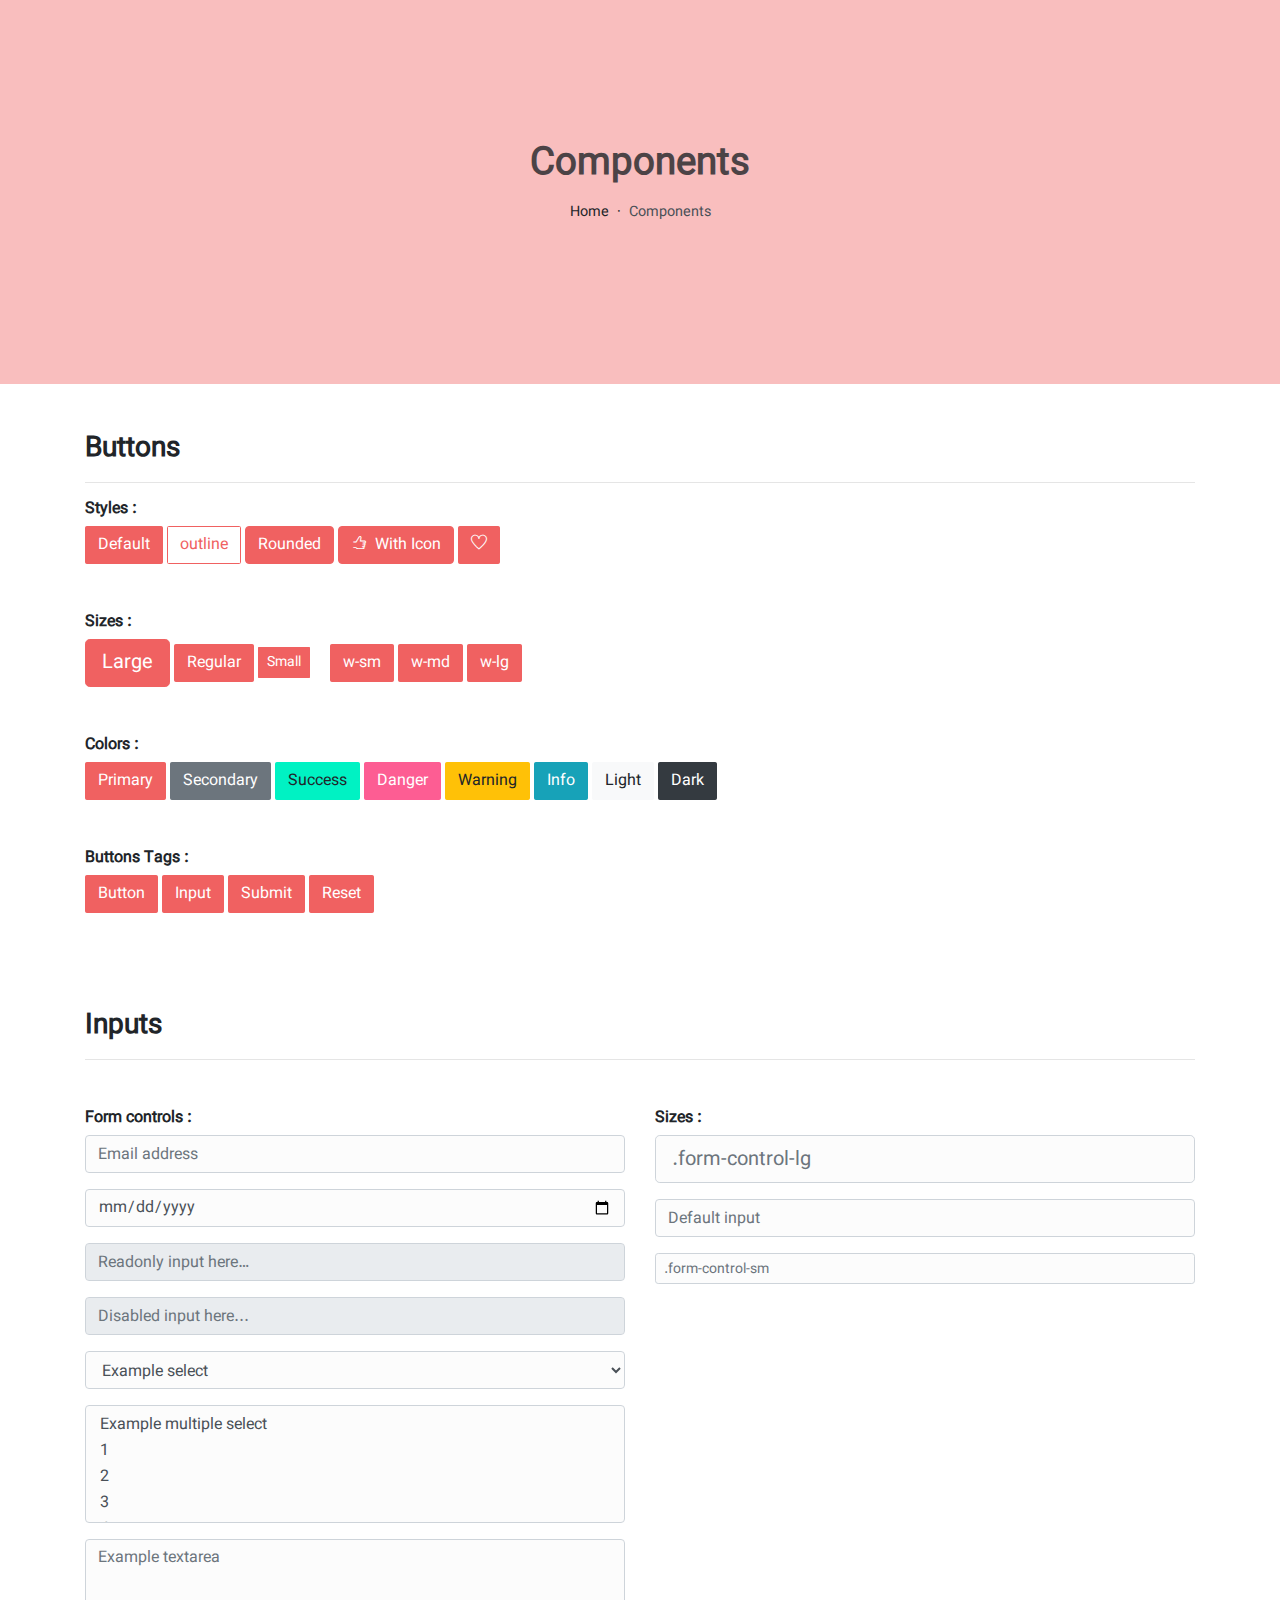
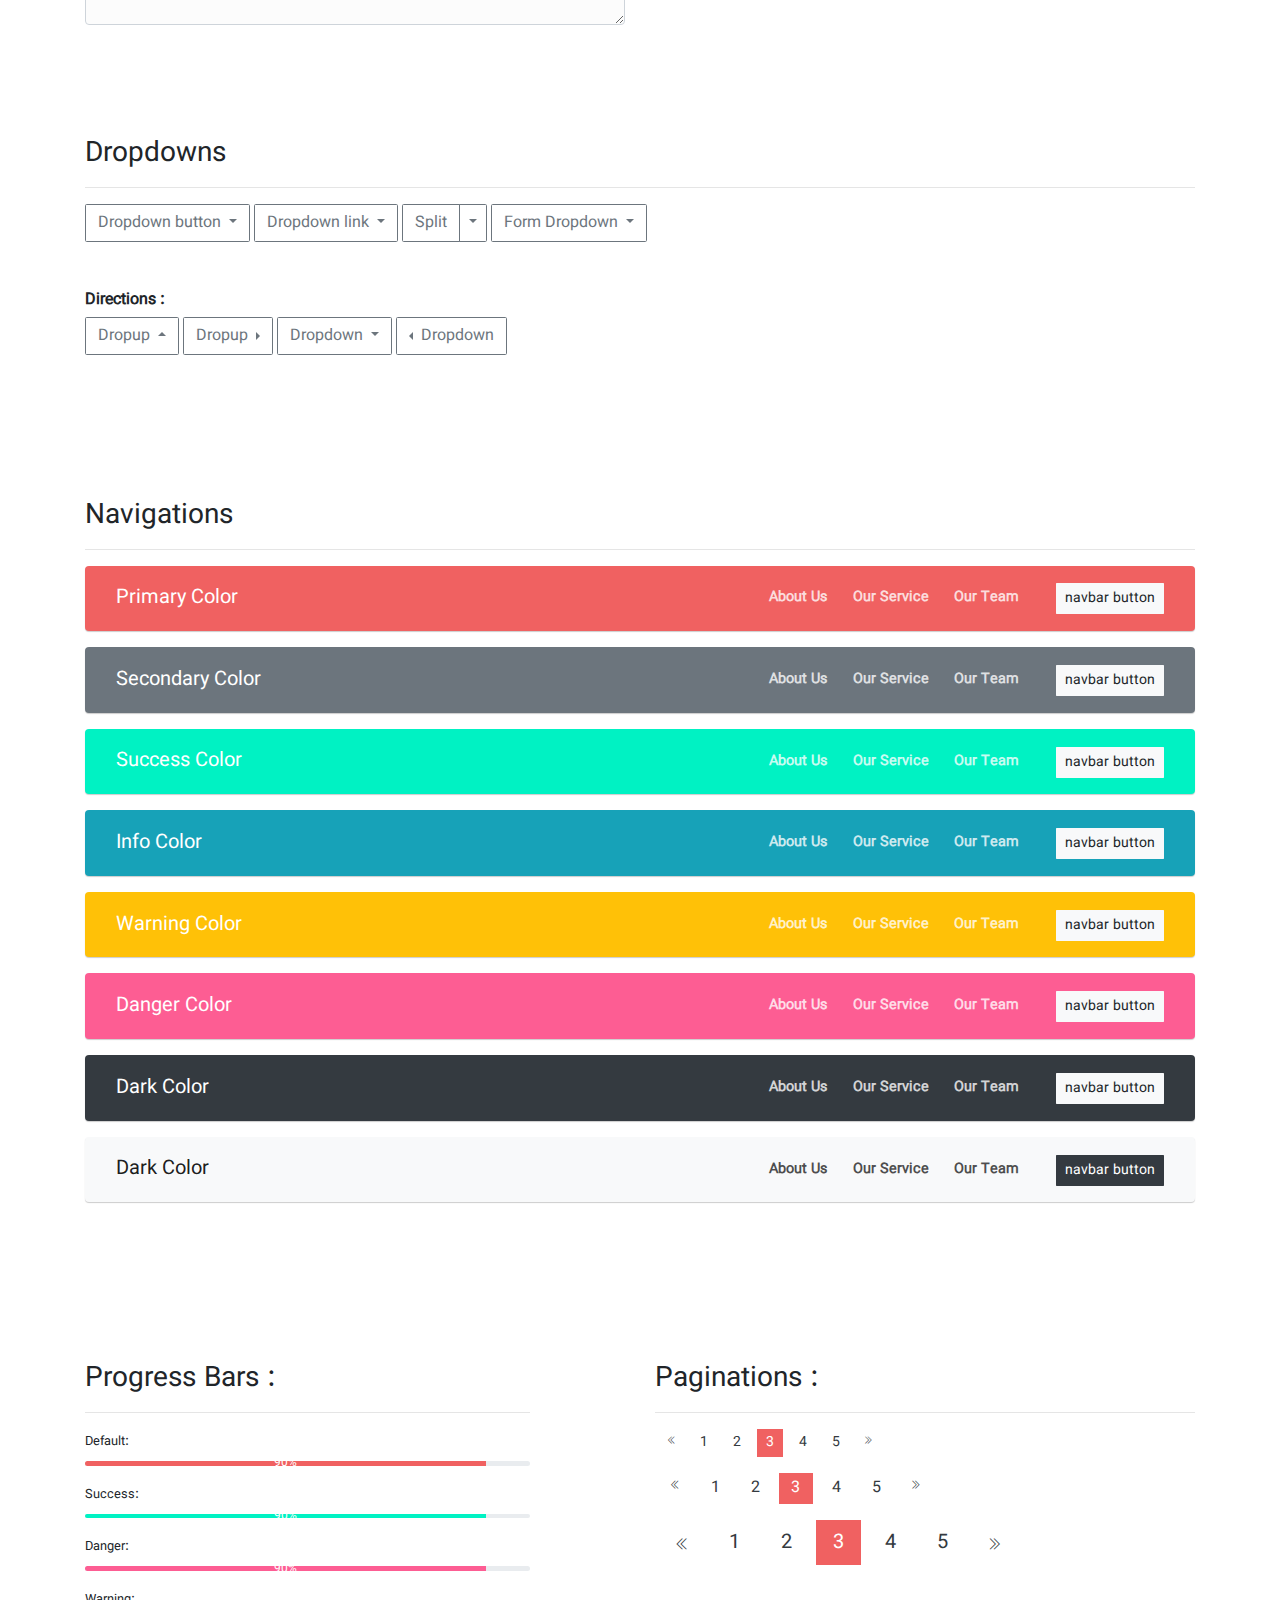
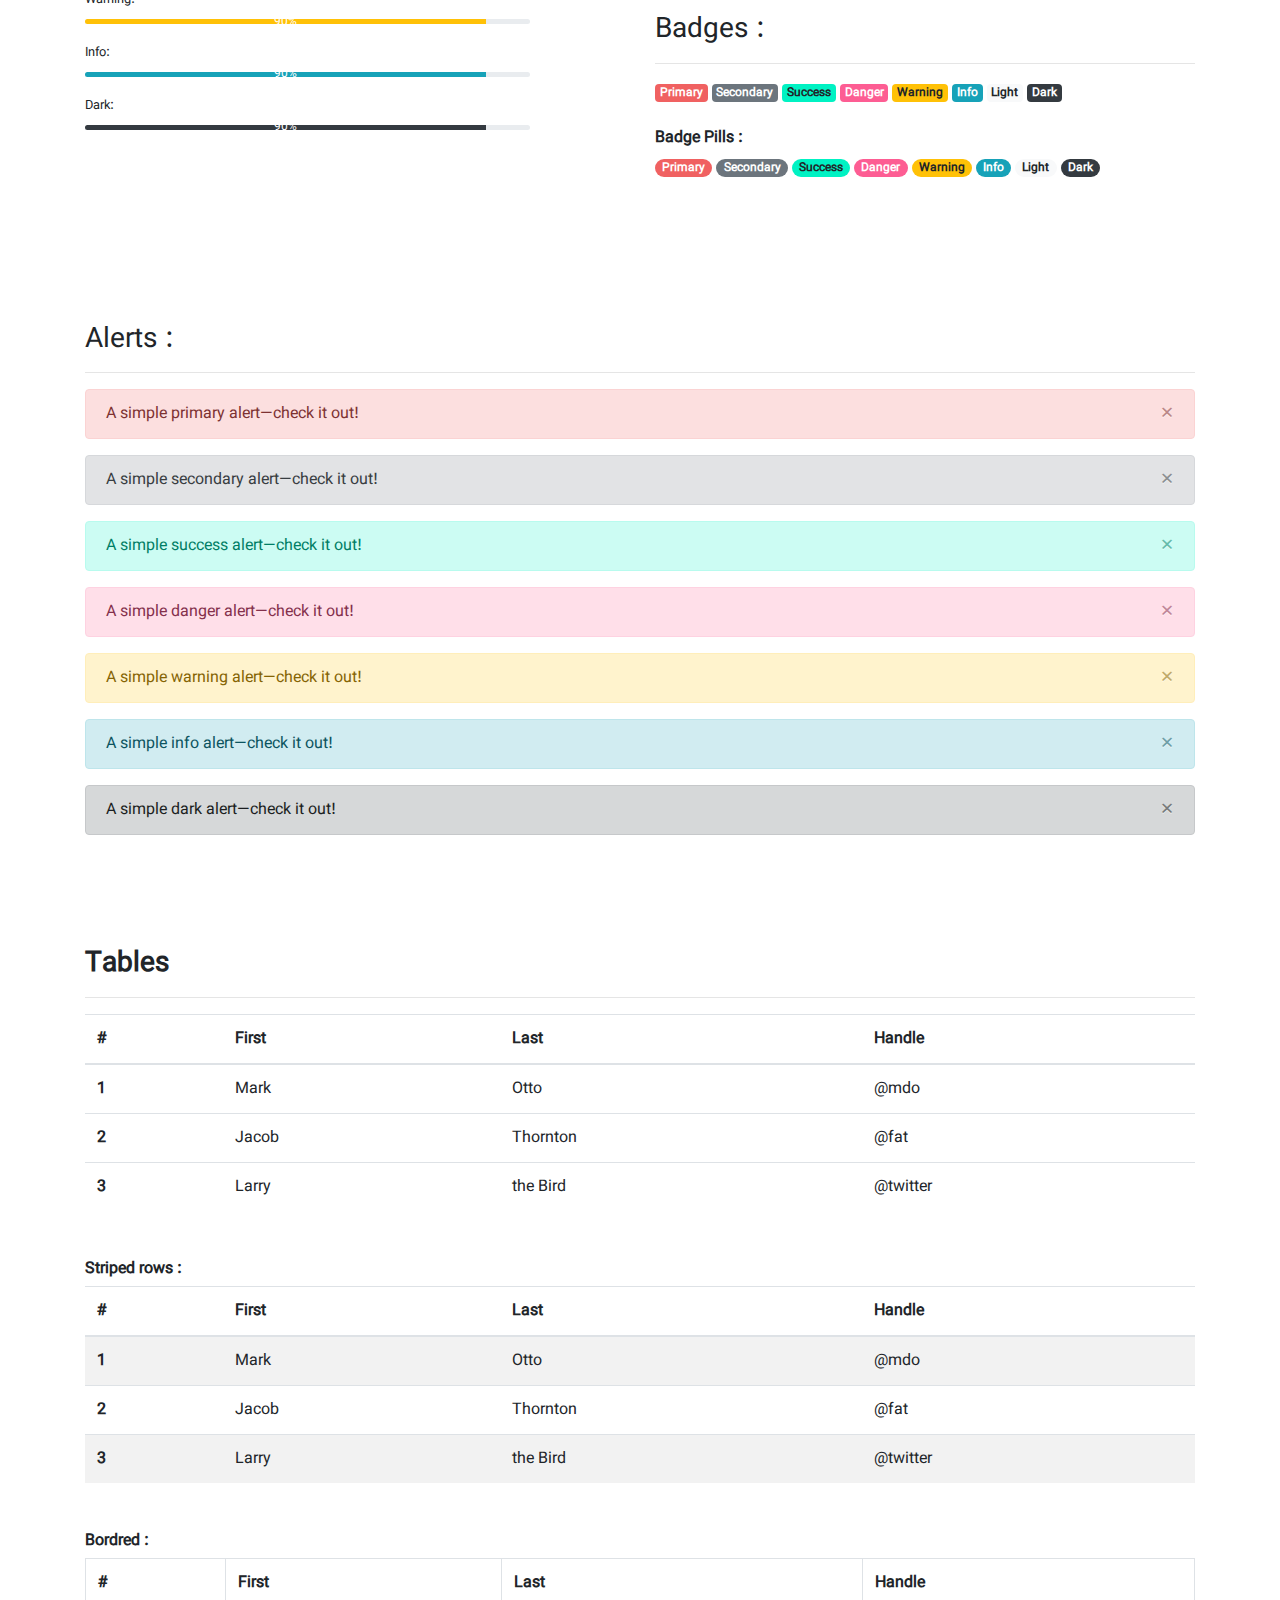
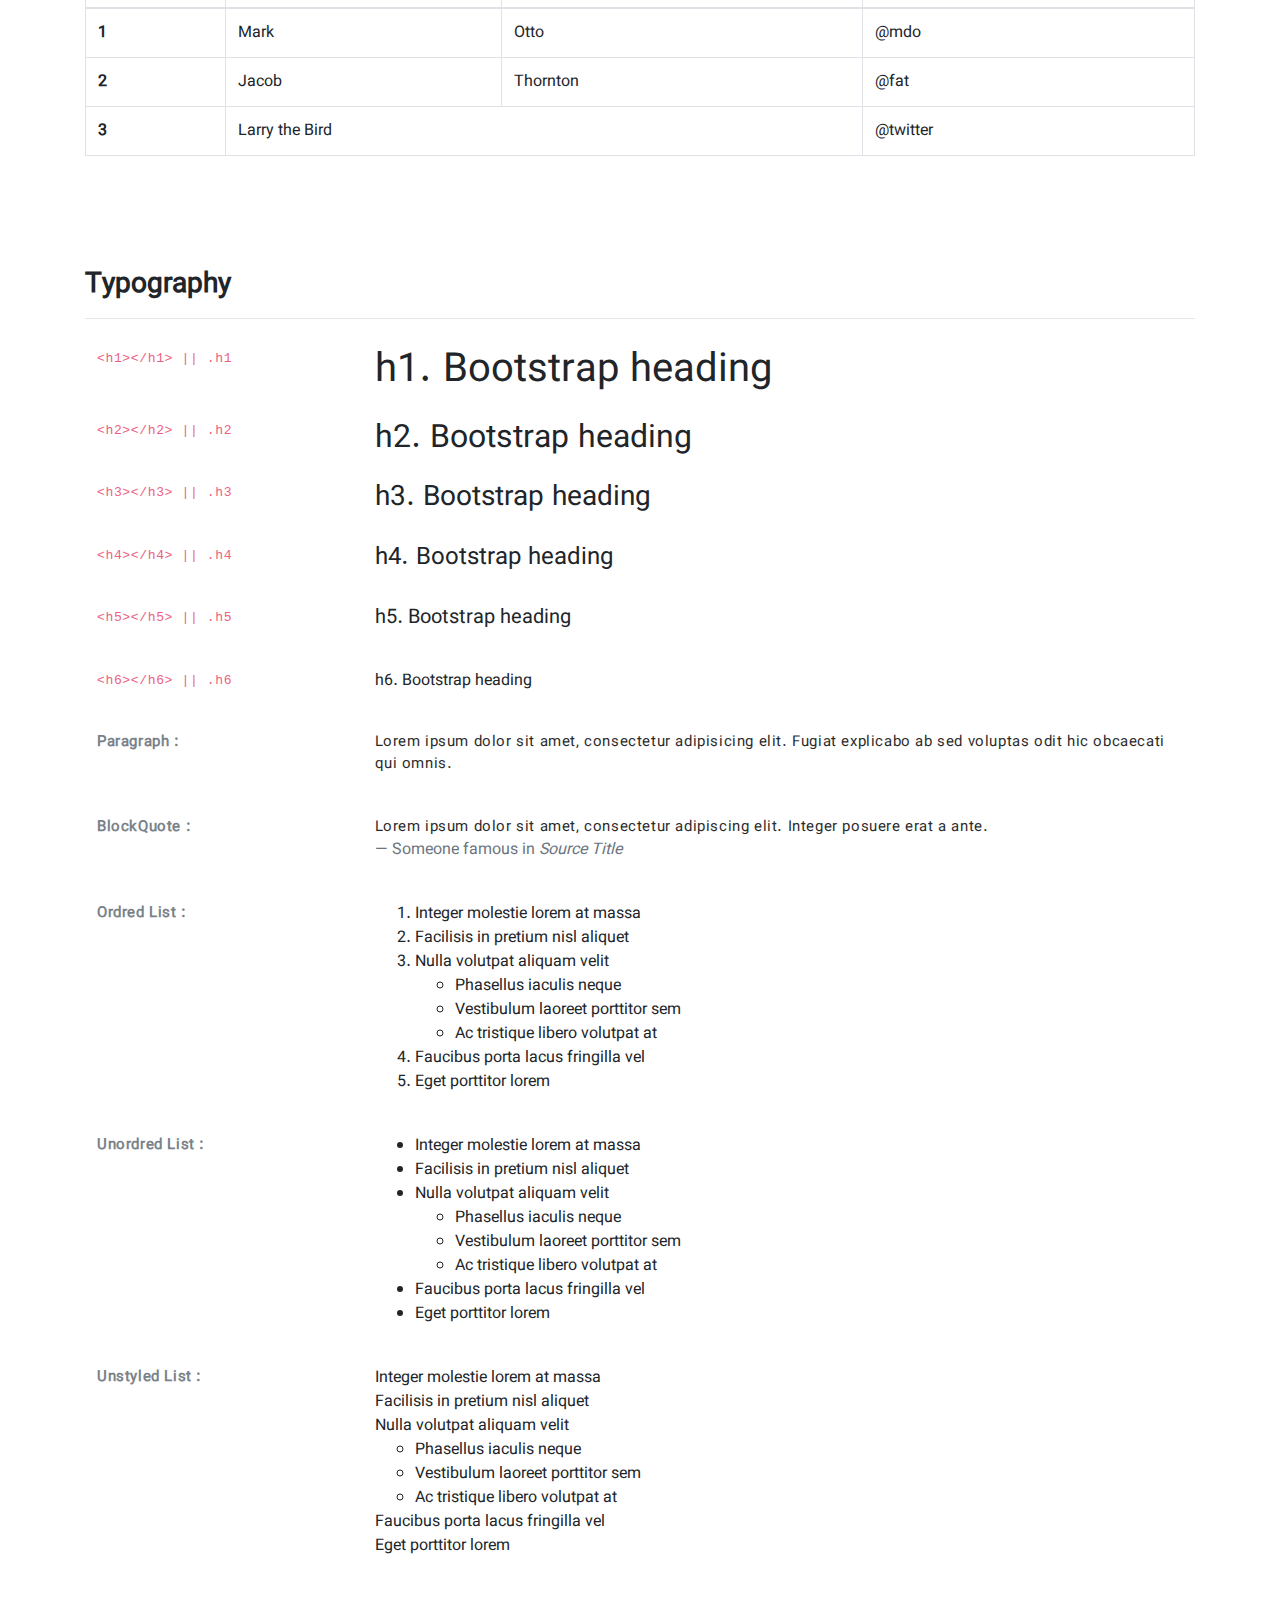
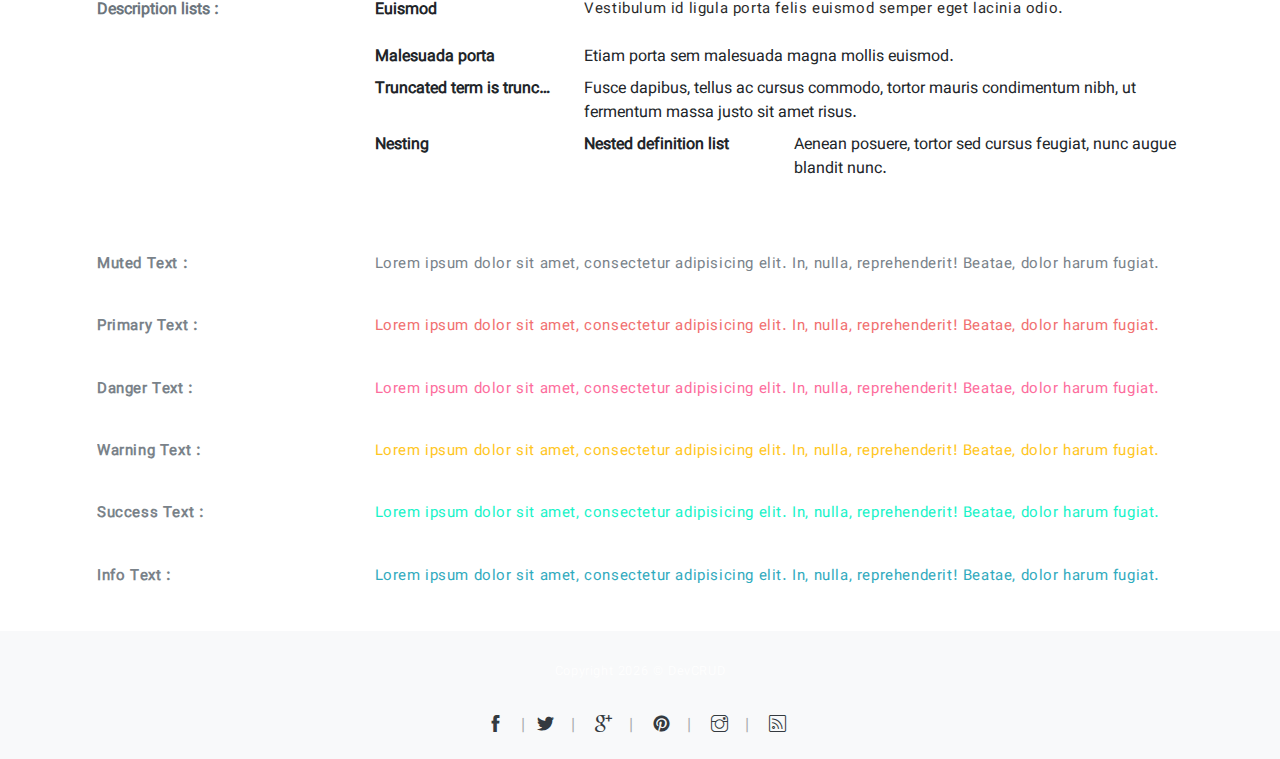
<file: Sharan/public_html/components.html>
<!DOCTYPE html>
<html lang="en">
<head>
   <meta charset="utf-8">
    <meta name="viewport" content="width=device-width, initial-scale=1, shrink-to-fit=no">
    <meta name="description" content="Start your development with Ollie landing page.">
    <meta name="author" content="Devcrud">
    <title>Ollie Landing page | Components</title>
   <!-- font icons -->
   <link rel="stylesheet" href="assets/vendors/themify-icons/css/themify-icons.css">
   <!-- Bootstrap + Steller  -->
   <link rel="stylesheet" href="assets/css/ollie.css">
</head>
<body>

   <!-- Page Header -->
   <header class="header header-mini"> 
      <div class="header-title">Components</div> 
      <nav aria-label="breadcrumb">
         <ol class="breadcrumb">
            <li class="breadcrumb-item"><a href="/">Home</a></li>
            <li class="breadcrumb-item active" aria-current="page">Components</li>
         </ol>
      </nav>
   </header> <!-- End Of Page Header -->

   <!-- main content -->
   <div class="container">

      <!-- Buttons -->
      <h3 class="mt-5">Buttons</h3>
      <hr>
      <h6 class="section-secondary-title">Styles :</h6>
      <button class="btn btn-primary">Default</button>
      <button class="btn btn-outline-primary">outline</button>
      <button class="btn btn-primary rounded">Rounded</button>
      <button class="btn btn-primary rounded"><i class="ti-thumb-up pr-1"></i> With Icon</button>
      <button class="btn btn-primary circle"><i class="ti-heart"></i></button>

      <h6 class="section-secondary-title mt-5">Sizes :</h6>
      <button class="btn btn-primary btn-lg">Large</button>
      <button class="btn btn-primary ">Regular</button>
      <button class="btn btn-primary btn-sm">Small</button>
      <button class="btn btn-primary w-sm ml-3">w-sm</button>
      <button class="btn btn-primary w-md">w-md</button>
      <button class="btn btn-primary w-lg">w-lg</button>

      <h6 class="section-secondary-title mt-5">Colors :</h6>          
      <button type="button" class="btn btn-primary">Primary</button>
      <button type="button" class="btn btn-secondary">Secondary</button>
      <button type="button" class="btn btn-success">Success</button>
      <button type="button" class="btn btn-danger">Danger</button>
      <button type="button" class="btn btn-warning">Warning</button>
      <button type="button" class="btn btn-info">Info</button>
      <button type="button" class="btn btn-light">Light</button>
      <button type="button" class="btn btn-dark">Dark</button>

      <h6 class="section-secondary-title mt-5">Buttons Tags :</h6>
      <button class="btn btn-primary" type="submit">Button</button>
      <input class="btn btn-primary" type="button" value="Input">
      <input class="btn btn-primary" type="submit" value="Submit">
      <input class="btn btn-primary" type="reset" value="Reset">
      
      <!-- devider -->
      <div class="py-5"></div>

      <!-- Inputs -->
      <h3>Inputs</h3>
      <hr>
      <div class="row mt-5">
         <div class="col-md-6">
            <h6 class="section-secondary-title">Form controls :</h6>        
            <div class="form-group">
               <input type="email" class="form-control" id="exampleFormControlInput1" placeholder="Email address">
            </div>
            <div class="form-group">
               <input type="date" class="form-control" id="exampleFormControlInput1" placeholder="Date">
            </div>
            <div class="form-group">
               <input class="form-control" type="text" placeholder="Readonly input here…" readonly>
            </div>
            <div class="form-group">
               <input class="form-control" id="disabledInput" type="text" placeholder="Disabled input here..." disabled>
            </div>
            <div class="form-group">
               <select class="form-control" id="exampleFormControlSelect1">
                  <option>Example select</option>
                  <option>1</option>
                  <option>2</option>
                  <option>3</option>
                  <option>4</option>
                  <option>5</option>
               </select>
            </div>
            <div class="form-group">
               <select multiple class="form-control" id="exampleFormControlSelect2">
                  <option>Example multiple select</option>
                  <option>1</option>
                  <option>2</option>
                  <option>3</option>
                  <option>4</option>
                  <option>5</option>
               </select>
            </div>
            <div class="form-group">
               <textarea class="form-control" id="exampleFormControlTextarea1" rows="3" placeholder="Example textarea"></textarea>
            </div>
         </div>
         <div class="col-md-6">
            <h6 class="section-secondary-title">Sizes :</h6>    
            <div class="form-group">
               <input class="form-control form-control-lg" type="text" placeholder=".form-control-lg">             
            </div>
            <div class="form-group">
               <input class="form-control" type="text" placeholder="Default input">
            </div>
            <div class="form-group">
               <input class="form-control form-control-sm" type="text" placeholder=".form-control-sm"> 
            </div>
         </div>
      </div> <!-- end of inputs -->   

      <!-- devider -->
      <div class="py-5"></div>             

      <!-- Dropdowns -->
      <h3 class="components-section-title font-weight-normal">Dropdowns</h3>
      <hr>
      <div class="dropdown d-inline-block">
         <button class="btn btn-outline-secondary dropdown-toggle" type="button" id="dropdownMenuButton" data-toggle="dropdown" aria-haspopup="true" aria-expanded="false">
         Dropdown button
         </button>
         <div class="dropdown-menu" aria-labelledby="dropdownMenuButton">
         <a class="dropdown-item" href="#">Action</a>
         <a class="dropdown-item" href="#">Another action</a>
         <a class="dropdown-item" href="#">Something else here</a>
         </div>
      </div>
      <div class="dropdown d-inline-block">
         <a class="btn btn-outline-secondary dropdown-toggle" href="#" role="button" id="dropdownMenuLink" data-toggle="dropdown" aria-haspopup="true" aria-expanded="false">
            Dropdown link
         </a>
         <div class="dropdown-menu" aria-labelledby="dropdownMenuLink">
            <a class="dropdown-item" href="#">Action</a>
            <a class="dropdown-item" href="#">Another action</a>
            <a class="dropdown-item" href="#">Something else here</a>
         </div>
      </div>
      <div class="btn-group">
         <button type="button" class="btn btn-outline-secondary">Split</button>
         <button type="button" class="btn btn-outline-secondary dropdown-toggle dropdown-toggle-split" data-toggle="dropdown" aria-haspopup="true" aria-expanded="false">
         <span class="sr-only">Toggle Dropdown</span>
         </button>
         <div class="dropdown-menu">
            <a class="dropdown-item" href="#">Action</a>
            <a class="dropdown-item" href="#">Another action</a>
            <a class="dropdown-item" href="#">Something else here</a>
            <div class="dropdown-divider"></div>
            <a class="dropdown-item" href="#">Separated link</a>
         </div>
      </div>
      <div class="btn-group">
         <button class="btn btn-outline-secondary dropdown-toggle" type="button" id="dropdownMenuButton" data-toggle="dropdown" aria-haspopup="true" aria-expanded="false">
            Form Dropdown
         </button>
         <div class="dropdown-menu form">
            <form class="px-4 py-3">
               <div class="form-group">
                  <input type="email" class="form-control" id="exampleDropdownFormEmail1" placeholder="email@example.com">
               </div>
               <div class="form-group">
                  <input type="password" class="form-control" id="exampleDropdownFormPassword1" placeholder="Password">
               </div>
               <div class="form-check mb-3">
                  <input type="checkbox" class="form-check-input" id="dropdownCheck">
                  <label class="form-check-label" for="dropdownCheck">
                     Remember me
                  </label>
               </div>
               <button type="submit" class="btn btn-primary btn-block">Sign in</button>
            </form>
            <div class="dropdown-divider"></div>
            <a class="dropdown-item" href="#"><small>New around here? Sign up</small></a>
            <a class="dropdown-item" href="#"><small>Forgot password?</small></a>
         </div>
      </div>       
      <h6 class="section-secondary-title mt-5">Directions :</h6>  
      <div class="btn-group dropup">
         <button type="button" class="btn btn-outline-secondary dropdown-toggle" data-toggle="dropdown" aria-haspopup="true" aria-expanded="false">
            Dropup
         </button>
         <div class="dropdown-menu">
            <a class="dropdown-item" href="#">Action</a>
            <a class="dropdown-item" href="#">Another action</a>
            <a class="dropdown-item" href="#">Something else here</a>
            <div class="dropdown-divider"></div>
            <a class="dropdown-item" href="#">Separated link</a>
         </div>
      </div>
      <div class="btn-group dropright">
         <button type="button" class="btn btn-outline-secondary dropdown-toggle" data-toggle="dropdown" aria-haspopup="true" aria-expanded="false">
            Dropup
         </button>
         <div class="dropdown-menu">
            <a class="dropdown-item" href="#">Action</a>
            <a class="dropdown-item" href="#">Another action</a>
            <a class="dropdown-item" href="#">Something else here</a>
            <div class="dropdown-divider"></div>
            <a class="dropdown-item" href="#">Separated link</a>
         </div>
      </div>
      <div class="btn-group">
         <button type="button" class="btn btn-outline-secondary dropdown-toggle" data-toggle="dropdown" aria-haspopup="true" aria-expanded="false">
            Dropdown
         </button>
         <div class="dropdown-menu">
            <a class="dropdown-item" href="#">Action</a>
            <a class="dropdown-item" href="#">Another action</a>
            <a class="dropdown-item" href="#">Something else here</a>
            <div class="dropdown-divider"></div>
            <a class="dropdown-item" href="#">Separated link</a>
         </div>
      </div>
      <div class="btn-group dropleft">
         <button type="button" class="btn btn-outline-secondary dropdown-toggle" data-toggle="dropdown" aria-haspopup="true" aria-expanded="false">
            Dropdown
         </button>
         <div class="dropdown-menu">
            <a class="dropdown-item" href="#">Action</a>
            <a class="dropdown-item" href="#">Another action</a>
            <a class="dropdown-item" href="#">Something else here</a>
            <div class="dropdown-divider"></div>
            <a class="dropdown-item" href="#">Separated link</a>
         </div>
      </div> <!-- end of Dropdowns -->  

      <!-- devider -->
      <div class="py-5"></div>   

      <!-- navbars -->
      <h3 class="components-section-title font-weight-normal mt-5">Navigations</h3>
      <hr>
      <nav class="navbar navbar-expand-sm navbar-dark bg-primary rounded shadow mb-3">
         <div class="container">
            <a class="navbar-brand" href="#">Primary Color</a>
            <button class="navbar-toggler ml-auto" type="button" data-toggle="collapse" data-target="#navbarSupportedContent" aria-controls="navbarSupportedContent" aria-expanded="false" aria-label="Toggle navigation">
            <span class="navbar-toggler-icon"></span>
            </button>
            <div class="collapse navbar-collapse" id="navbarSupportedContent">
               <ul class="navbar-nav ml-auto"> 
                  <li class="nav-item">
                     <a class="nav-link" href="#about">About Us</a>
                  </li>
                  <li class="nav-item">
                     <a class="nav-link" href="#service">Our Service</a>
                  </li>
                  <li class="nav-item">
                     <a class="nav-link" href="#team">Our Team</a>
                  </li>
                  <li class="nav-item">
                     <a href="#book-table" class="ml-4 mt-1 btn btn-light btn-sm">navbar button</a>
                  </li>
               </ul>                       
            </div>
         </div>
      </nav>
      <nav class="navbar navbar-expand-sm navbar-dark bg-secondary rounded shadow mb-3">
         <div class="container">
            <a class="navbar-brand" href="#">Secondary Color</a>
            <button class="navbar-toggler ml-auto" type="button" data-toggle="collapse" data-target="#navbarSupportedContent" aria-controls="navbarSupportedContent" aria-expanded="false" aria-label="Toggle navigation">
            <span class="navbar-toggler-icon"></span>
            </button>
            <div class="collapse navbar-collapse" id="navbarSupportedContent">
               <ul class="navbar-nav ml-auto"> 
                  <li class="nav-item">
                     <a class="nav-link" href="#about">About Us</a>
                  </li>
                  <li class="nav-item">
                     <a class="nav-link" href="#service">Our Service</a>
                  </li>
                  <li class="nav-item">
                     <a class="nav-link" href="#team">Our Team</a>
                  </li>
                  <li class="nav-item">
                     <a href="#book-table" class="ml-4 mt-1 btn btn-light btn-sm">navbar button</a>
                  </li>
               </ul>                       
            </div>
         </div>
      </nav>
      <nav class="navbar navbar-expand-sm navbar-dark bg-success rounded shadow mb-3">
         <div class="container">
            <a class="navbar-brand" href="#">Success Color</a>
            <button class="navbar-toggler ml-auto" type="button" data-toggle="collapse" data-target="#navbarSupportedContent" aria-controls="navbarSupportedContent" aria-expanded="false" aria-label="Toggle navigation">
            <span class="navbar-toggler-icon"></span>
            </button>
            <div class="collapse navbar-collapse" id="navbarSupportedContent">
               <ul class="navbar-nav ml-auto"> 
                  <li class="nav-item">
                     <a class="nav-link" href="#about">About Us</a>
                  </li>
                  <li class="nav-item">
                     <a class="nav-link" href="#service">Our Service</a>
                  </li>
                  <li class="nav-item">
                     <a class="nav-link" href="#team">Our Team</a>
                  </li>
                  <li class="nav-item">
                     <a href="#book-table" class="ml-4 mt-1 btn btn-light btn-sm">navbar button</a>
                  </li>
               </ul>                       
            </div>
         </div>
      </nav>
      <nav class="navbar navbar-expand-sm navbar-dark bg-info rounded shadow mb-3">
         <div class="container">
            <a class="navbar-brand" href="#">Info Color</a>
            <button class="navbar-toggler ml-auto" type="button" data-toggle="collapse" data-target="#navbarSupportedContent" aria-controls="navbarSupportedContent" aria-expanded="false" aria-label="Toggle navigation">
            <span class="navbar-toggler-icon"></span>
            </button>
            <div class="collapse navbar-collapse" id="navbarSupportedContent">
               <ul class="navbar-nav ml-auto"> 
                  <li class="nav-item">
                     <a class="nav-link" href="#about">About Us</a>
                  </li>
                  <li class="nav-item">
                     <a class="nav-link" href="#service">Our Service</a>
                  </li>
                  <li class="nav-item">
                     <a class="nav-link" href="#team">Our Team</a>
                  </li>
                  <li class="nav-item">
                     <a href="#book-table" class="ml-4 mt-1 btn btn-light btn-sm">navbar button</a>
                  </li>
               </ul>                       
            </div>
         </div>
      </nav>
      <nav class="navbar navbar-expand-sm navbar-dark bg-warning rounded shadow mb-3">
         <div class="container">
            <a class="navbar-brand" href="#">Warning Color</a>
            <button class="navbar-toggler ml-auto" type="button" data-toggle="collapse" data-target="#navbarSupportedContent" aria-controls="navbarSupportedContent" aria-expanded="false" aria-label="Toggle navigation">
            <span class="navbar-toggler-icon"></span>
            </button>
            <div class="collapse navbar-collapse" id="navbarSupportedContent">
               <ul class="navbar-nav ml-auto"> 
                  <li class="nav-item">
                     <a class="nav-link" href="#about">About Us</a>
                  </li>
                  <li class="nav-item">
                     <a class="nav-link" href="#service">Our Service</a>
                  </li>
                  <li class="nav-item">
                     <a class="nav-link" href="#team">Our Team</a>
                  </li>
                  <li class="nav-item">
                     <a href="#book-table" class="ml-4 mt-1 btn btn-light btn-sm">navbar button</a>
                  </li>
               </ul>                       
            </div>
         </div>
      </nav>
      <nav class="navbar navbar-expand-sm navbar-dark bg-danger rounded shadow mb-3">
         <div class="container">
            <a class="navbar-brand" href="#">Danger Color</a>
            <button class="navbar-toggler ml-auto" type="button" data-toggle="collapse" data-target="#navbarSupportedContent" aria-controls="navbarSupportedContent" aria-expanded="false" aria-label="Toggle navigation">
            <span class="navbar-toggler-icon"></span>
            </button>
            <div class="collapse navbar-collapse" id="navbarSupportedContent">
               <ul class="navbar-nav ml-auto"> 
                  <li class="nav-item">
                     <a class="nav-link" href="#about">About Us</a>
                  </li>
                  <li class="nav-item">
                     <a class="nav-link" href="#service">Our Service</a>
                  </li>
                  <li class="nav-item">
                     <a class="nav-link" href="#team">Our Team</a>
                  </li>
                  <li class="nav-item">
                     <a href="#book-table" class="ml-4 mt-1 btn btn-light btn-sm">navbar button</a>
                  </li>
               </ul>                       
            </div>
         </div>
      </nav>
      <nav class="navbar navbar-expand-sm navbar-dark bg-dark rounded shadow mb-3">
         <div class="container">
            <a class="navbar-brand" href="#">Dark Color</a>
            <button class="navbar-toggler ml-auto" type="button" data-toggle="collapse" data-target="#navbarSupportedContent" aria-controls="navbarSupportedContent" aria-expanded="false" aria-label="Toggle navigation">
            <span class="navbar-toggler-icon"></span>
            </button>
            <div class="collapse navbar-collapse" id="navbarSupportedContent">
               <ul class="navbar-nav ml-auto"> 
                  <li class="nav-item">
                     <a class="nav-link" href="#about">About Us</a>
                  </li>
                  <li class="nav-item">
                     <a class="nav-link" href="#service">Our Service</a>
                  </li>
                  <li class="nav-item">
                     <a class="nav-link" href="#team">Our Team</a>
                  </li>
                  <li class="nav-item">
                     <a href="#book-table" class="ml-4 mt-1 btn btn-light btn-sm">navbar button</a>
                  </li>
               </ul>                       
            </div>
         </div>
      </nav>
      <nav class="navbar navbar-expand-sm navbar-light bg-light rounded shadow mb-3">
         <div class="container">
            <a class="navbar-brand" href="#">Dark Color</a>
            <button class="navbar-toggler ml-auto" type="button" data-toggle="collapse" data-target="#navbarSupportedContent" aria-controls="navbarSupportedContent" aria-expanded="false" aria-label="Toggle navigation">
            <span class="navbar-toggler-icon"></span>
            </button>
            <div class="collapse navbar-collapse" id="navbarSupportedContent">
               <ul class="navbar-nav ml-auto"> 
                  <li class="nav-item">
                     <a class="nav-link" href="#about">About Us</a>
                  </li>
                  <li class="nav-item">
                     <a class="nav-link" href="#service">Our Service</a>
                  </li>
                  <li class="nav-item">
                     <a class="nav-link" href="#team">Our Team</a>
                  </li>
                  <li class="nav-item">
                     <a href="#book-table" class="ml-4 mt-1 btn btn-dark btn-sm">navbar button</a>
                  </li>
               </ul>                       
            </div>
         </div>
      </nav>
      <!-- End of navbars -->

      <!-- devider -->
      <div class="py-5"></div>   
      
      <!-- progress bars -->
      <div class="row justify-content-between">
         <div class="col-md-5">
            <h3 class="components-section-title font-weight-normal mt-5">Progress Bars :</h3>
            <hr>
            <small>Default: </small>
            <div class="progress mt-2 mb-3">
               <div class="progress-bar" role="progressbar" style="width: 90%" aria-valuenow="25" aria-valuemin="0" aria-valuemax="100"><span>90%</span></div>
            </div>
            <small>Success:</small>
            <div class="progress mt-2 mb-3">
               <div class="progress-bar bg-success" role="progressbar" style="width: 90%" aria-valuenow="25" aria-valuemin="0" aria-valuemax="100"><span>90%</span></div>
            </div>
            <small>Danger:</small>
            <div class="progress mt-2 mb-3">
               <div class="progress-bar bg-danger" role="progressbar" style="width: 90%" aria-valuenow="25" aria-valuemin="0" aria-valuemax="100"><span>90%</span></div>
            </div>
            <small>Warning:</small>
            <div class="progress mt-2 mb-3">
               <div class="progress-bar bg-warning" role="progressbar" style="width: 90%" aria-valuenow="25" aria-valuemin="0" aria-valuemax="100"><span>90%</span></div>
            </div>
            <small>Info:</small>
            <div class="progress mt-2 mb-3">
               <div class="progress-bar bg-info" role="progressbar" style="width: 90%" aria-valuenow="25" aria-valuemin="0" aria-valuemax="100"><span>90%</span></div>
            </div>
            <small>Dark:</small>
            <div class="progress mt-2 mb-3">
               <div class="progress-bar bg-dark" role="progressbar" style="width: 90%" aria-valuenow="25" aria-valuemin="0" aria-valuemax="100"><span>90%</span></div>
            </div>
         </div>
         <div class="col-md-6">
            <h3 class="components-section-title font-weight-normal mt-5">Paginations :</h3>
            <hr>
            <nav aria-label="Page navigation example">
               <ul class="pagination pagination-sm">
                  <li class="page-item"><a class="page-link" href="#"><i class="ti-angle-double-left"></i></a></li>
                  <li class="page-item"><a class="page-link" href="#">1</a></li>
                  <li class="page-item"><a class="page-link" href="#">2</a></li>
                  <li class="page-item active"><a class="page-link" href="#">3</a></li>
                  <li class="page-item"><a class="page-link" href="#">4</a></li>
                  <li class="page-item"><a class="page-link" href="#">5</a></li>
                  <li class="page-item"><a class="page-link" href="#"><i class="ti-angle-double-right"></i></a></li>
               </ul>
            </nav>
            <nav aria-label="Page navigation example">
               <ul class="pagination">
               <li class="page-item"><a class="page-link" href="#"><i class="ti-angle-double-left"></i></a></li>
                  <li class="page-item"><a class="page-link" href="#">1</a></li>
                  <li class="page-item"><a class="page-link" href="#">2</a></li>
                  <li class="page-item active"><a class="page-link" href="#">3</a></li>
                  <li class="page-item"><a class="page-link" href="#">4</a></li>
                  <li class="page-item"><a class="page-link" href="#">5</a></li>
                  <li class="page-item"><a class="page-link" href="#"><i class="ti-angle-double-right"></i></a></li>
               </ul>
            </nav>
            <nav aria-label="Page navigation example">
               <ul class="pagination pagination-lg">
                  <li class="page-item"><a class="page-link" href="#"><i class="ti-angle-double-left"></i></a></li>
                  <li class="page-item"><a class="page-link" href="#">1</a></li>
                  <li class="page-item"><a class="page-link" href="#">2</a></li>
                  <li class="page-item active"><a class="page-link" href="#">3</a></li>
                  <li class="page-item"><a class="page-link" href="#">4</a></li>
                  <li class="page-item"><a class="page-link" href="#">5</a></li>
                  <li class="page-item"><a class="page-link" href="#"><i class="ti-angle-double-right"></i></a></li>
               </ul>
            </nav>

            <!-- Badges -->
            <h3 class="components-section-title font-weight-normal mt-5">Badges :</h3>
            <hr>
            <span class="badge badge-primary">Primary</span>
            <span class="badge badge-secondary">Secondary</span>
            <span class="badge badge-success">Success</span>
            <span class="badge badge-danger">Danger</span>
            <span class="badge badge-warning">Warning</span>
            <span class="badge badge-info">Info</span>
            <span class="badge badge-light">Light</span>
            <span class="badge badge-dark">Dark</span>
            <h6 class="section-secondary-title mt-4 mb-2">Badge Pills :</h6>
            <span class="badge badge-pill badge-primary">Primary</span>
            <span class="badge badge-pill badge-secondary">Secondary</span>
            <span class="badge badge-pill badge-success">Success</span>
            <span class="badge badge-pill badge-danger">Danger</span>
            <span class="badge badge-pill badge-warning">Warning</span>
            <span class="badge badge-pill badge-info">Info</span>
            <span class="badge badge-pill badge-light">Light</span>
            <span class="badge badge-pill badge-dark">Dark</span>
         </div>
      </div> <!-- End of Progress bars -->

      <!-- devider -->
      <div class="py-5"></div>  

      <!-- Alerts -->
      <h3 class="components-section-title font-weight-normal mt-5">Alerts :</h3>
      <hr>
      <div class="alert alert-primary alert-dismissible fade show" role="alert">
         A simple primary alert—check it out!
         <button type="button" class="close" data-dismiss="alert" aria-label="Close">
            <span aria-hidden="true">&times;</span>
         </button>
      </div>
      <div class="alert alert-secondary alert-dismissible fade show" role="alert">
         A simple secondary alert—check it out!
         <button type="button" class="close" data-dismiss="alert" aria-label="Close">
            <span aria-hidden="true">&times;</span>
         </button>
      </div>
      <div class="alert alert-success alert-dismissible fade show" role="alert">
         A simple success alert—check it out!
         <button type="button" class="close" data-dismiss="alert" aria-label="Close">
            <span aria-hidden="true">&times;</span>
         </button>
      </div>
      <div class="alert alert-danger alert-dismissible fade show" role="alert">
         A simple danger alert—check it out!
         <button type="button" class="close" data-dismiss="alert" aria-label="Close">
            <span aria-hidden="true">&times;</span>
         </button>
      </div>
      <div class="alert alert-warning alert-dismissible fade show" role="alert">
         A simple warning alert—check it out!
         <button type="button" class="close" data-dismiss="alert" aria-label="Close">
            <span aria-hidden="true">&times;</span>
         </button>
      </div>
      <div class="alert alert-info alert-dismissible fade show" role="alert">
         A simple info alert—check it out!
         <button type="button" class="close" data-dismiss="alert" aria-label="Close">
            <span aria-hidden="true">&times;</span>
         </button>
      </div>
      <div class="alert alert-dark alert-dismissible fade show" role="alert">
         A simple dark alert—check it out!
         <button type="button" class="close" data-dismiss="alert" aria-label="Close">
            <span aria-hidden="true">&times;</span>
         </button>
      </div>
      <!-- end of alerts -->

      <!-- devider -->
      <div class="py-5"></div> 
   
      <!-- tables -->
      <h3 class="components-section-title">Tables</h3>
      <hr>
      <table class="table">
         <thead>
            <tr>
               <th scope="col">#</th>
               <th scope="col">First</th>
               <th scope="col">Last</th>
               <th scope="col">Handle</th>
            </tr>
         </thead>
         <tbody>
            <tr>
               <th scope="row">1</th>
               <td>Mark</td>
               <td>Otto</td>
               <td>@mdo</td>
            </tr>
            <tr>
               <th scope="row">2</th>
               <td>Jacob</td>
               <td>Thornton</td>
               <td>@fat</td>
            </tr>
            <tr>
               <th scope="row">3</th>
               <td>Larry</td>
               <td>the Bird</td>
               <td>@twitter</td>
            </tr>
         </tbody>
      </table>

      <h6 class="section-secondary-title mt-5">Striped rows :</h6>
      <table class="table table-striped">
         <thead>
            <tr>
               <th scope="col">#</th>
               <th scope="col">First</th>
               <th scope="col">Last</th>
               <th scope="col">Handle</th>
            </tr>
         </thead>
         <tbody>
            <tr>
               <th scope="row">1</th>
               <td>Mark</td>
               <td>Otto</td>
               <td>@mdo</td>
            </tr>
            <tr>
               <th scope="row">2</th>
               <td>Jacob</td>
               <td>Thornton</td>
               <td>@fat</td>
            </tr>
            <tr>
               <th scope="row">3</th>
               <td>Larry</td>
               <td>the Bird</td>
               <td>@twitter</td>
            </tr>
         </tbody>
      </table>

      <h6 class="section-secondary-title mt-5">Bordred :</h6>
      <table class="table table-bordered">
         <thead>
            <tr>
               <th scope="col">#</th>
               <th scope="col">First</th>
               <th scope="col">Last</th>
               <th scope="col">Handle</th>
            </tr>
         </thead>
         <tbody>
            <tr>
               <th scope="row">1</th>
               <td>Mark</td>
               <td>Otto</td>
               <td>@mdo</td>
            </tr>
            <tr>
               <th scope="row">2</th>
               <td>Jacob</td>
               <td>Thornton</td>
               <td>@fat</td>
            </tr>
            <tr>
               <th scope="row">3</th>
               <td colspan="2">Larry the Bird</td>
               <td>@twitter</td>
            </tr>
         </tbody>
      </table>
      <!-- end of tables -->

      <!-- devider -->
      <div class="py-5"></div> 

      <!-- typography -->
      <h3 class="components-section-title">Typography</h3>
      <hr>
      
      <table class="table table-borderless v-align-center">
         <tbody>
            <tr>
               <td>
                  <p><code class="highlighter-rouge">&lt;h1&gt;&lt;/h1&gt; || .h1</code></p>
               </td>
               <td class="w-75"><span class="h1">h1. Bootstrap heading</span></td>
            </tr>
            <tr>
               <td>
                  <p><code class="highlighter-rouge">&lt;h2&gt;&lt;/h2&gt; || .h2</code></p>
               </td>
               <td><span class="h2">h2. Bootstrap heading</span></td>
            </tr>
            <tr>
               <td>
                  <p><code class="highlighter-rouge">&lt;h3&gt;&lt;/h3&gt; || .h3</code></p>
               </td>
               <td><span class="h3">h3. Bootstrap heading</span></td>
            </tr>
            <tr>
               <td>
                  <p><code class="highlighter-rouge">&lt;h4&gt;&lt;/h4&gt; || .h4</code></p>
               </td>
               <td><span class="h4">h4. Bootstrap heading</span></td>
            </tr>
            <tr>
               <td>
                  <p><code class="highlighter-rouge">&lt;h5&gt;&lt;/h5&gt; || .h5</code></p>
               </td>
               <td><span class="h5">h5. Bootstrap heading</span></td>
            </tr>
            <tr>
               <td>
                  <p><code class="highlighter-rouge">&lt;h6&gt;&lt;/h6&gt; || .h6</code></p>
               </td>
               <td><span class="h6">h6. Bootstrap heading</span></td>
            </tr>
            <tr>
               <td>
                  <p class="font-weight-bold text-muted">Paragraph :</p>
               </td>
               <td><p>Lorem ipsum dolor sit amet, consectetur adipisicing elit. Fugiat explicabo ab sed voluptas odit hic obcaecati qui omnis.</p></td>
            </tr>
            <tr>
               <td>
                  <p class="font-weight-bold text-muted">BlockQuote :</p>
               </td>
               <td>
                  <blockquote class="blockquote">
                     <p class="mb-0">Lorem ipsum dolor sit amet, consectetur adipiscing elit. Integer posuere erat a ante.</p>
                     <footer class="blockquote-footer">Someone famous in <cite title="Source Title">Source Title</cite></footer>
                  </blockquote>
               </td>
            </tr>

            <tr>
               <td><p class="font-weight-bold text-muted">Ordred List :</p></td>
               <td>
                  <ol>
                     <li>Integer molestie lorem at massa</li>
                     <li>Facilisis in pretium nisl aliquet</li>
                     <li>Nulla volutpat aliquam velit
                        <ul>
                           <li>Phasellus iaculis neque</li>
                           <li>Vestibulum laoreet porttitor sem</li>
                           <li>Ac tristique libero volutpat at</li>
                        </ul>
                     </li>
                     <li>Faucibus porta lacus fringilla vel</li>
                     <li>Eget porttitor lorem</li>
                  </ol>
               </td>
            </tr>
            <tr>
               <td><p class="font-weight-bold text-muted">Unordred List :</p></td>
               <td>
                  <ul >
                     <li>Integer molestie lorem at massa</li>
                     <li>Facilisis in pretium nisl aliquet</li>
                     <li>Nulla volutpat aliquam velit
                        <ul>
                           <li>Phasellus iaculis neque</li>
                           <li>Vestibulum laoreet porttitor sem</li>
                           <li>Ac tristique libero volutpat at</li>
                        </ul>
                     </li>
                     <li>Faucibus porta lacus fringilla vel</li>
                     <li>Eget porttitor lorem</li>
                  </ul>
               </td>
            </tr>
            <tr>
               <td><p class="font-weight-bold text-muted">Unstyled List :</p></td>
               <td>
                  <ul class="list-unstyled">
                     <li>Integer molestie lorem at massa</li>
                     <li>Facilisis in pretium nisl aliquet</li>
                     <li>Nulla volutpat aliquam velit
                        <ul>
                           <li>Phasellus iaculis neque</li>
                           <li>Vestibulum laoreet porttitor sem</li>
                           <li>Ac tristique libero volutpat at</li>
                        </ul>
                     </li>
                     <li>Faucibus porta lacus fringilla vel</li>
                     <li>Eget porttitor lorem</li>
                  </ul>
               </td>
            </tr>
            <tr>
               <td class="font-weight-bold text-muted">Description lists : </td>
               <td>
                  <dl class="row">
                     <dt class="col-sm-3">Euismod</dt>
                     <dd class="col-sm-9">
                        <p>Vestibulum id ligula porta felis euismod semper eget lacinia odio.</p>
                     </dd>

                     <dt class="col-sm-3">Malesuada porta</dt>
                     <dd class="col-sm-9">Etiam porta sem malesuada magna mollis euismod.</dd>

                     <dt class="col-sm-3 text-truncate">Truncated term is truncated</dt>
                     <dd class="col-sm-9">Fusce dapibus, tellus ac cursus commodo, tortor mauris condimentum nibh, ut fermentum massa justo sit amet risus.</dd>

                     <dt class="col-sm-3">Nesting</dt>
                     <dd class="col-sm-9">
                        <dl class="row">
                           <dt class="col-sm-4">Nested definition list</dt>
                           <dd class="col-sm-8">Aenean posuere, tortor sed cursus feugiat, nunc augue blandit nunc.</dd>
                        </dl>
                     </dd>
                  </dl>
               </td>
            </tr>
            <tr>
               <td>
                  <p class="font-weight-bold text-muted">Muted Text :</p>
               </td>
               <td>
                  <p class="text-muted">Lorem ipsum dolor sit amet, consectetur adipisicing elit. In, nulla, reprehenderit! Beatae, dolor harum fugiat.</p>
               </td>
            </tr>
            <tr>
               <td>
                  <p class="font-weight-bold text-muted">Primary Text :</p>
               </td>
               <td>
                  <p class="text-primary">Lorem ipsum dolor sit amet, consectetur adipisicing elit. In, nulla, reprehenderit! Beatae, dolor harum fugiat.</p>
               </td>
            </tr>
            <tr>
               <td>
                  <p class="font-weight-bold text-muted">Danger Text :</p>
               </td>
               <td>
                  <p class="text-danger">Lorem ipsum dolor sit amet, consectetur adipisicing elit. In, nulla, reprehenderit! Beatae, dolor harum fugiat.</p>
               </td>
            </tr>
            <tr>
               <td>
                  <p class="font-weight-bold text-muted">Warning Text :</p>
               </td>
               <td>
                  <p class="text-warning">Lorem ipsum dolor sit amet, consectetur adipisicing elit. In, nulla, reprehenderit! Beatae, dolor harum fugiat.</p>
               </td>
            </tr>
            <tr>
               <td>
                  <p class="font-weight-bold text-muted">Success Text :</p>
               </td>
               <td>
                  <p class="text-success">Lorem ipsum dolor sit amet, consectetur adipisicing elit. In, nulla, reprehenderit! Beatae, dolor harum fugiat.</p>
               </td>
            </tr>
            <tr>
               <td>
                  <p class="font-weight-bold text-muted">Info Text :</p>
               </td>
               <td>
                  <p class="text-info">Lorem ipsum dolor sit amet, consectetur adipisicing elit. In, nulla, reprehenderit! Beatae, dolor harum fugiat.</p>
               </td>
            </tr>
         </tbody>
      </table>
   </div>
   <!-- end of typography -->

   <!-- Page Footer -->
    <footer class="footer py-4 bg-light"> 
        <div class="container text-center">
            <p class="mb-4 small">Copyright <script>document.write(new Date().getFullYear())</script> &copy; <a href="http://www.devcrud.com">DevCRUD</a></p>
            <div class="social-links">
                <a href="javascript:void(0)" class="text-dark"><i class="ti-facebook"></i></a>
                <a href="javascript:void(0)" class="text-dark"><i class="ti-twitter-alt"></i></a>
                <a href="javascript:void(0)" class="text-dark"><i class="ti-google"></i></a>
                <a href="javascript:void(0)" class="text-dark"><i class="ti-pinterest-alt"></i></a>
                <a href="javascript:void(0)" class="text-dark"><i class="ti-instagram"></i></a>
                <a href="javascript:void(0)" class="text-dark"><i class="ti-rss"></i></a>
            </div>
        </div>
    </footer>
    <!-- End of page footer -->
   
   <!-- core  -->
   <script src="assets/vendors/jquery/jquery-3.4.1.js"></script>
   <script src="assets/vendors/bootstrap/bootstrap.bundle.js"></script>

</body>
</html>
</file>
<file: Sharan/public_html/assets/vendors/themify-icons/css/themify-icons.css>
@font-face {
	font-family: 'themify';
	src:url("../fonts/themify.eot?-fvbane");
	src:url("../fonts/themify.eot?#iefix-fvbane") format("embedded-opentype"),
		url("../fonts/themify.woff?-fvbane") format("woff"),
		url("../fonts/themify.ttf?-fvbane") format("truetype"),
		url("../fonts/themify.svg?-fvbane#themify") format("svg");
	font-weight: normal;
	font-style: normal;
}

[class^="ti-"], [class*=" ti-"] {
	font-family: 'themify';
	speak: none;
	font-style: normal;
	font-weight: normal;
	font-variant: normal;
	text-transform: none;
	line-height: 1;

	/* Better Font Rendering =========== */
	-webkit-font-smoothing: antialiased;
	-moz-osx-font-smoothing: grayscale;
}

.ti-wand:before {
	content: "\e600";
}
.ti-volume:before {
	content: "\e601";
}
.ti-user:before {
	content: "\e602";
}
.ti-unlock:before {
	content: "\e603";
}
.ti-unlink:before {
	content: "\e604";
}
.ti-trash:before {
	content: "\e605";
}
.ti-thought:before {
	content: "\e606";
}
.ti-target:before {
	content: "\e607";
}
.ti-tag:before {
	content: "\e608";
}
.ti-tablet:before {
	content: "\e609";
}
.ti-star:before {
	content: "\e60a";
}
.ti-spray:before {
	content: "\e60b";
}
.ti-signal:before {
	content: "\e60c";
}
.ti-shopping-cart:before {
	content: "\e60d";
}
.ti-shopping-cart-full:before {
	content: "\e60e";
}
.ti-settings:before {
	content: "\e60f";
}
.ti-search:before {
	content: "\e610";
}
.ti-zoom-in:before {
	content: "\e611";
}
.ti-zoom-out:before {
	content: "\e612";
}
.ti-cut:before {
	content: "\e613";
}
.ti-ruler:before {
	content: "\e614";
}
.ti-ruler-pencil:before {
	content: "\e615";
}
.ti-ruler-alt:before {
	content: "\e616";
}
.ti-bookmark:before {
	content: "\e617";
}
.ti-bookmark-alt:before {
	content: "\e618";
}
.ti-reload:before {
	content: "\e619";
}
.ti-plus:before {
	content: "\e61a";
}
.ti-pin:before {
	content: "\e61b";
}
.ti-pencil:before {
	content: "\e61c";
}
.ti-pencil-alt:before {
	content: "\e61d";
}
.ti-paint-roller:before {
	content: "\e61e";
}
.ti-paint-bucket:before {
	content: "\e61f";
}
.ti-na:before {
	content: "\e620";
}
.ti-mobile:before {
	content: "\e621";
}
.ti-minus:before {
	content: "\e622";
}
.ti-medall:before {
	content: "\e623";
}
.ti-medall-alt:before {
	content: "\e624";
}
.ti-marker:before {
	content: "\e625";
}
.ti-marker-alt:before {
	content: "\e626";
}
.ti-arrow-up:before {
	content: "\e627";
}
.ti-arrow-right:before {
	content: "\e628";
}
.ti-arrow-left:before {
	content: "\e629";
}
.ti-arrow-down:before {
	content: "\e62a";
}
.ti-lock:before {
	content: "\e62b";
}
.ti-location-arrow:before {
	content: "\e62c";
}
.ti-link:before {
	content: "\e62d";
}
.ti-layout:before {
	content: "\e62e";
}
.ti-layers:before {
	content: "\e62f";
}
.ti-layers-alt:before {
	content: "\e630";
}
.ti-key:before {
	content: "\e631";
}
.ti-import:before {
	content: "\e632";
}
.ti-image:before {
	content: "\e633";
}
.ti-heart:before {
	content: "\e634";
}
.ti-heart-broken:before {
	content: "\e635";
}
.ti-hand-stop:before {
	content: "\e636";
}
.ti-hand-open:before {
	content: "\e637";
}
.ti-hand-drag:before {
	content: "\e638";
}
.ti-folder:before {
	content: "\e639";
}
.ti-flag:before {
	content: "\e63a";
}
.ti-flag-alt:before {
	content: "\e63b";
}
.ti-flag-alt-2:before {
	content: "\e63c";
}
.ti-eye:before {
	content: "\e63d";
}
.ti-export:before {
	content: "\e63e";
}
.ti-exchange-vertical:before {
	content: "\e63f";
}
.ti-desktop:before {
	content: "\e640";
}
.ti-cup:before {
	content: "\e641";
}
.ti-crown:before {
	content: "\e642";
}
.ti-comments:before {
	content: "\e643";
}
.ti-comment:before {
	content: "\e644";
}
.ti-comment-alt:before {
	content: "\e645";
}
.ti-close:before {
	content: "\e646";
}
.ti-clip:before {
	content: "\e647";
}
.ti-angle-up:before {
	content: "\e648";
}
.ti-angle-right:before {
	content: "\e649";
}
.ti-angle-left:before {
	content: "\e64a";
}
.ti-angle-down:before {
	content: "\e64b";
}
.ti-check:before {
	content: "\e64c";
}
.ti-check-box:before {
	content: "\e64d";
}
.ti-camera:before {
	content: "\e64e";
}
.ti-announcement:before {
	content: "\e64f";
}
.ti-brush:before {
	content: "\e650";
}
.ti-briefcase:before {
	content: "\e651";
}
.ti-bolt:before {
	content: "\e652";
}
.ti-bolt-alt:before {
	content: "\e653";
}
.ti-blackboard:before {
	content: "\e654";
}
.ti-bag:before {
	content: "\e655";
}
.ti-move:before {
	content: "\e656";
}
.ti-arrows-vertical:before {
	content: "\e657";
}
.ti-arrows-horizontal:before {
	content: "\e658";
}
.ti-fullscreen:before {
	content: "\e659";
}
.ti-arrow-top-right:before {
	content: "\e65a";
}
.ti-arrow-top-left:before {
	content: "\e65b";
}
.ti-arrow-circle-up:before {
	content: "\e65c";
}
.ti-arrow-circle-right:before {
	content: "\e65d";
}
.ti-arrow-circle-left:before {
	content: "\e65e";
}
.ti-arrow-circle-down:before {
	content: "\e65f";
}
.ti-angle-double-up:before {
	content: "\e660";
}
.ti-angle-double-right:before {
	content: "\e661";
}
.ti-angle-double-left:before {
	content: "\e662";
}
.ti-angle-double-down:before {
	content: "\e663";
}
.ti-zip:before {
	content: "\e664";
}
.ti-world:before {
	content: "\e665";
}
.ti-wheelchair:before {
	content: "\e666";
}
.ti-view-list:before {
	content: "\e667";
}
.ti-view-list-alt:before {
	content: "\e668";
}
.ti-view-grid:before {
	content: "\e669";
}
.ti-uppercase:before {
	content: "\e66a";
}
.ti-upload:before {
	content: "\e66b";
}
.ti-underline:before {
	content: "\e66c";
}
.ti-truck:before {
	content: "\e66d";
}
.ti-timer:before {
	content: "\e66e";
}
.ti-ticket:before {
	content: "\e66f";
}
.ti-thumb-up:before {
	content: "\e670";
}
.ti-thumb-down:before {
	content: "\e671";
}
.ti-text:before {
	content: "\e672";
}
.ti-stats-up:before {
	content: "\e673";
}
.ti-stats-down:before {
	content: "\e674";
}
.ti-split-v:before {
	content: "\e675";
}
.ti-split-h:before {
	content: "\e676";
}
.ti-smallcap:before {
	content: "\e677";
}
.ti-shine:before {
	content: "\e678";
}
.ti-shift-right:before {
	content: "\e679";
}
.ti-shift-left:before {
	content: "\e67a";
}
.ti-shield:before {
	content: "\e67b";
}
.ti-notepad:before {
	content: "\e67c";
}
.ti-server:before {
	content: "\e67d";
}
.ti-quote-right:before {
	content: "\e67e";
}
.ti-quote-left:before {
	content: "\e67f";
}
.ti-pulse:before {
	content: "\e680";
}
.ti-printer:before {
	content: "\e681";
}
.ti-power-off:before {
	content: "\e682";
}
.ti-plug:before {
	content: "\e683";
}
.ti-pie-chart:before {
	content: "\e684";
}
.ti-paragraph:before {
	content: "\e685";
}
.ti-panel:before {
	content: "\e686";
}
.ti-package:before {
	content: "\e687";
}
.ti-music:before {
	content: "\e688";
}
.ti-music-alt:before {
	content: "\e689";
}
.ti-mouse:before {
	content: "\e68a";
}
.ti-mouse-alt:before {
	content: "\e68b";
}
.ti-money:before {
	content: "\e68c";
}
.ti-microphone:before {
	content: "\e68d";
}
.ti-menu:before {
	content: "\e68e";
}
.ti-menu-alt:before {
	content: "\e68f";
}
.ti-map:before {
	content: "\e690";
}
.ti-map-alt:before {
	content: "\e691";
}
.ti-loop:before {
	content: "\e692";
}
.ti-location-pin:before {
	content: "\e693";
}
.ti-list:before {
	content: "\e694";
}
.ti-light-bulb:before {
	content: "\e695";
}
.ti-Italic:before {
	content: "\e696";
}
.ti-info:before {
	content: "\e697";
}
.ti-infinite:before {
	content: "\e698";
}
.ti-id-badge:before {
	content: "\e699";
}
.ti-hummer:before {
	content: "\e69a";
}
.ti-home:before {
	content: "\e69b";
}
.ti-help:before {
	content: "\e69c";
}
.ti-headphone:before {
	content: "\e69d";
}
.ti-harddrives:before {
	content: "\e69e";
}
.ti-harddrive:before {
	content: "\e69f";
}
.ti-gift:before {
	content: "\e6a0";
}
.ti-game:before {
	content: "\e6a1";
}
.ti-filter:before {
	content: "\e6a2";
}
.ti-files:before {
	content: "\e6a3";
}
.ti-file:before {
	content: "\e6a4";
}
.ti-eraser:before {
	content: "\e6a5";
}
.ti-envelope:before {
	content: "\e6a6";
}
.ti-download:before {
	content: "\e6a7";
}
.ti-direction:before {
	content: "\e6a8";
}
.ti-direction-alt:before {
	content: "\e6a9";
}
.ti-dashboard:before {
	content: "\e6aa";
}
.ti-control-stop:before {
	content: "\e6ab";
}
.ti-control-shuffle:before {
	content: "\e6ac";
}
.ti-control-play:before {
	content: "\e6ad";
}
.ti-control-pause:before {
	content: "\e6ae";
}
.ti-control-forward:before {
	content: "\e6af";
}
.ti-control-backward:before {
	content: "\e6b0";
}
.ti-cloud:before {
	content: "\e6b1";
}
.ti-cloud-up:before {
	content: "\e6b2";
}
.ti-cloud-down:before {
	content: "\e6b3";
}
.ti-clipboard:before {
	content: "\e6b4";
}
.ti-car:before {
	content: "\e6b5";
}
.ti-calendar:before {
	content: "\e6b6";
}
.ti-book:before {
	content: "\e6b7";
}
.ti-bell:before {
	content: "\e6b8";
}
.ti-basketball:before {
	content: "\e6b9";
}
.ti-bar-chart:before {
	content: "\e6ba";
}
.ti-bar-chart-alt:before {
	content: "\e6bb";
}
.ti-back-right:before {
	content: "\e6bc";
}
.ti-back-left:before {
	content: "\e6bd";
}
.ti-arrows-corner:before {
	content: "\e6be";
}
.ti-archive:before {
	content: "\e6bf";
}
.ti-anchor:before {
	content: "\e6c0";
}
.ti-align-right:before {
	content: "\e6c1";
}
.ti-align-left:before {
	content: "\e6c2";
}
.ti-align-justify:before {
	content: "\e6c3";
}
.ti-align-center:before {
	content: "\e6c4";
}
.ti-alert:before {
	content: "\e6c5";
}
.ti-alarm-clock:before {
	content: "\e6c6";
}
.ti-agenda:before {
	content: "\e6c7";
}
.ti-write:before {
	content: "\e6c8";
}
.ti-window:before {
	content: "\e6c9";
}
.ti-widgetized:before {
	content: "\e6ca";
}
.ti-widget:before {
	content: "\e6cb";
}
.ti-widget-alt:before {
	content: "\e6cc";
}
.ti-wallet:before {
	content: "\e6cd";
}
.ti-video-clapper:before {
	content: "\e6ce";
}
.ti-video-camera:before {
	content: "\e6cf";
}
.ti-vector:before {
	content: "\e6d0";
}
.ti-themify-logo:before {
	content: "\e6d1";
}
.ti-themify-favicon:before {
	content: "\e6d2";
}
.ti-themify-favicon-alt:before {
	content: "\e6d3";
}
.ti-support:before {
	content: "\e6d4";
}
.ti-stamp:before {
	content: "\e6d5";
}
.ti-split-v-alt:before {
	content: "\e6d6";
}
.ti-slice:before {
	content: "\e6d7";
}
.ti-shortcode:before {
	content: "\e6d8";
}
.ti-shift-right-alt:before {
	content: "\e6d9";
}
.ti-shift-left-alt:before {
	content: "\e6da";
}
.ti-ruler-alt-2:before {
	content: "\e6db";
}
.ti-receipt:before {
	content: "\e6dc";
}
.ti-pin2:before {
	content: "\e6dd";
}
.ti-pin-alt:before {
	content: "\e6de";
}
.ti-pencil-alt2:before {
	content: "\e6df";
}
.ti-palette:before {
	content: "\e6e0";
}
.ti-more:before {
	content: "\e6e1";
}
.ti-more-alt:before {
	content: "\e6e2";
}
.ti-microphone-alt:before {
	content: "\e6e3";
}
.ti-magnet:before {
	content: "\e6e4";
}
.ti-line-double:before {
	content: "\e6e5";
}
.ti-line-dotted:before {
	content: "\e6e6";
}
.ti-line-dashed:before {
	content: "\e6e7";
}
.ti-layout-width-full:before {
	content: "\e6e8";
}
.ti-layout-width-default:before {
	content: "\e6e9";
}
.ti-layout-width-default-alt:before {
	content: "\e6ea";
}
.ti-layout-tab:before {
	content: "\e6eb";
}
.ti-layout-tab-window:before {
	content: "\e6ec";
}
.ti-layout-tab-v:before {
	content: "\e6ed";
}
.ti-layout-tab-min:before {
	content: "\e6ee";
}
.ti-layout-slider:before {
	content: "\e6ef";
}
.ti-layout-slider-alt:before {
	content: "\e6f0";
}
.ti-layout-sidebar-right:before {
	content: "\e6f1";
}
.ti-layout-sidebar-none:before {
	content: "\e6f2";
}
.ti-layout-sidebar-left:before {
	content: "\e6f3";
}
.ti-layout-placeholder:before {
	content: "\e6f4";
}
.ti-layout-menu:before {
	content: "\e6f5";
}
.ti-layout-menu-v:before {
	content: "\e6f6";
}
.ti-layout-menu-separated:before {
	content: "\e6f7";
}
.ti-layout-menu-full:before {
	content: "\e6f8";
}
.ti-layout-media-right-alt:before {
	content: "\e6f9";
}
.ti-layout-media-right:before {
	content: "\e6fa";
}
.ti-layout-media-overlay:before {
	content: "\e6fb";
}
.ti-layout-media-overlay-alt:before {
	content: "\e6fc";
}
.ti-layout-media-overlay-alt-2:before {
	content: "\e6fd";
}
.ti-layout-media-left-alt:before {
	content: "\e6fe";
}
.ti-layout-media-left:before {
	content: "\e6ff";
}
.ti-layout-media-center-alt:before {
	content: "\e700";
}
.ti-layout-media-center:before {
	content: "\e701";
}
.ti-layout-list-thumb:before {
	content: "\e702";
}
.ti-layout-list-thumb-alt:before {
	content: "\e703";
}
.ti-layout-list-post:before {
	content: "\e704";
}
.ti-layout-list-large-image:before {
	content: "\e705";
}
.ti-layout-line-solid:before {
	content: "\e706";
}
.ti-layout-grid4:before {
	content: "\e707";
}
.ti-layout-grid3:before {
	content: "\e708";
}
.ti-layout-grid2:before {
	content: "\e709";
}
.ti-layout-grid2-thumb:before {
	content: "\e70a";
}
.ti-layout-cta-right:before {
	content: "\e70b";
}
.ti-layout-cta-left:before {
	content: "\e70c";
}
.ti-layout-cta-center:before {
	content: "\e70d";
}
.ti-layout-cta-btn-right:before {
	content: "\e70e";
}
.ti-layout-cta-btn-left:before {
	content: "\e70f";
}
.ti-layout-column4:before {
	content: "\e710";
}
.ti-layout-column3:before {
	content: "\e711";
}
.ti-layout-column2:before {
	content: "\e712";
}
.ti-layout-accordion-separated:before {
	content: "\e713";
}
.ti-layout-accordion-merged:before {
	content: "\e714";
}
.ti-layout-accordion-list:before {
	content: "\e715";
}
.ti-ink-pen:before {
	content: "\e716";
}
.ti-info-alt:before {
	content: "\e717";
}
.ti-help-alt:before {
	content: "\e718";
}
.ti-headphone-alt:before {
	content: "\e719";
}
.ti-hand-point-up:before {
	content: "\e71a";
}
.ti-hand-point-right:before {
	content: "\e71b";
}
.ti-hand-point-left:before {
	content: "\e71c";
}
.ti-hand-point-down:before {
	content: "\e71d";
}
.ti-gallery:before {
	content: "\e71e";
}
.ti-face-smile:before {
	content: "\e71f";
}
.ti-face-sad:before {
	content: "\e720";
}
.ti-credit-card:before {
	content: "\e721";
}
.ti-control-skip-forward:before {
	content: "\e722";
}
.ti-control-skip-backward:before {
	content: "\e723";
}
.ti-control-record:before {
	content: "\e724";
}
.ti-control-eject:before {
	content: "\e725";
}
.ti-comments-smiley:before {
	content: "\e726";
}
.ti-brush-alt:before {
	content: "\e727";
}
.ti-youtube:before {
	content: "\e728";
}
.ti-vimeo:before {
	content: "\e729";
}
.ti-twitter:before {
	content: "\e72a";
}
.ti-time:before {
	content: "\e72b";
}
.ti-tumblr:before {
	content: "\e72c";
}
.ti-skype:before {
	content: "\e72d";
}
.ti-share:before {
	content: "\e72e";
}
.ti-share-alt:before {
	content: "\e72f";
}
.ti-rocket:before {
	content: "\e730";
}
.ti-pinterest:before {
	content: "\e731";
}
.ti-new-window:before {
	content: "\e732";
}
.ti-microsoft:before {
	content: "\e733";
}
.ti-list-ol:before {
	content: "\e734";
}
.ti-linkedin:before {
	content: "\e735";
}
.ti-layout-sidebar-2:before {
	content: "\e736";
}
.ti-layout-grid4-alt:before {
	content: "\e737";
}
.ti-layout-grid3-alt:before {
	content: "\e738";
}
.ti-layout-grid2-alt:before {
	content: "\e739";
}
.ti-layout-column4-alt:before {
	content: "\e73a";
}
.ti-layout-column3-alt:before {
	content: "\e73b";
}
.ti-layout-column2-alt:before {
	content: "\e73c";
}
.ti-instagram:before {
	content: "\e73d";
}
.ti-google:before {
	content: "\e73e";
}
.ti-github:before {
	content: "\e73f";
}
.ti-flickr:before {
	content: "\e740";
}
.ti-facebook:before {
	content: "\e741";
}
.ti-dropbox:before {
	content: "\e742";
}
.ti-dribbble:before {
	content: "\e743";
}
.ti-apple:before {
	content: "\e744";
}
.ti-android:before {
	content: "\e745";
}
.ti-save:before {
	content: "\e746";
}
.ti-save-alt:before {
	content: "\e747";
}
.ti-yahoo:before {
	content: "\e748";
}
.ti-wordpress:before {
	content: "\e749";
}
.ti-vimeo-alt:before {
	content: "\e74a";
}
.ti-twitter-alt:before {
	content: "\e74b";
}
.ti-tumblr-alt:before {
	content: "\e74c";
}
.ti-trello:before {
	content: "\e74d";
}
.ti-stack-overflow:before {
	content: "\e74e";
}
.ti-soundcloud:before {
	content: "\e74f";
}
.ti-sharethis:before {
	content: "\e750";
}
.ti-sharethis-alt:before {
	content: "\e751";
}
.ti-reddit:before {
	content: "\e752";
}
.ti-pinterest-alt:before {
	content: "\e753";
}
.ti-microsoft-alt:before {
	content: "\e754";
}
.ti-linux:before {
	content: "\e755";
}
.ti-jsfiddle:before {
	content: "\e756";
}
.ti-joomla:before {
	content: "\e757";
}
.ti-html5:before {
	content: "\e758";
}
.ti-flickr-alt:before {
	content: "\e759";
}
.ti-email:before {
	content: "\e75a";
}
.ti-drupal:before {
	content: "\e75b";
}
.ti-dropbox-alt:before {
	content: "\e75c";
}
.ti-css3:before {
	content: "\e75d";
}
.ti-rss:before {
	content: "\e75e";
}
.ti-rss-alt:before {
	content: "\e75f";
}
</file>
<file: Sharan/public_html/assets/css/ollie.css>
@charset "UTF-8";
/*!
=========================================================
* Ollie Landing page
=========================================================

* Copyright: 2019 DevCRUD (https://devcrud.com)
* Licensed: (https://devcrud.com/licenses)
* Coded by www.devcrud.com

=========================================================

* The above copyright notice and this permission notice shall be included in all copies or substantial portions of the Software.
*/
@import url('https://fonts.googleapis.com/css?family=Raleway:100,100i,200,200i,400,400i,700,700i,900,900i');
:root {
  --blue: #007bff;
  --indigo: #6610f2;
  --purple: #6f42c1;
  --pink: #eb5175;
  --red: #fd5d93;
  --orange: #f06161;
  --yellow: #ffc107;
  --green: #00f2c3;
  --teal: #20c997;
  --cyan: #17a2b8;
  --white: #fff;
  --gray: #6c757d;
  --gray-dark: #343a40;
  --primary: #f06161;
  --secondary: #6c757d;
  --success: #00f2c3;
  --info: #17a2b8;
  --warning: #ffc107;
  --danger: #fd5d93;
  --light: #f8f9fa;
  --dark: #343a40;
  --breakpoint-xs: 0;
  --breakpoint-sm: 576px;
  --breakpoint-md: 768px;
  --breakpoint-lg: 992px;
  --breakpoint-xl: 1200px;
  --font-family-sans-serif: 'Raleway', sans-serif;
  --font-family-monospace: SFMono-Regular, Menlo, Monaco, Consolas, 'Liberation Mono', 'Courier New',
    monospace;
}

*,
*::before,
*::after {
  box-sizing: border-box;
}

@font-face {
  font-family: 'Vazir';
  src: url('../fonts/Vazir.woff');
}

html {
  font-family: 'Vazir';
  line-height: 1.15;
  -webkit-text-size-adjust: 100%;
  -webkit-tap-highlight-color: rgba(0, 0, 0, 0);
}

.spsp {
  color: #fff;
}

article,
aside,
figcaption,
figure,
footer,
header,
hgroup,
main,
nav,
section {
  display: block;
}

body {
  margin: 0;
  font-family: 'Vazir';
  font-size: 1rem;
  font-weight: 400;
  line-height: 1.5;
  color: #212529;
  text-align: left;
  background-color: #fff;
  overflow-x: hidden;
}

[tabindex='-1']:focus {
  outline: 0 !important;
}

hr {
  box-sizing: content-box;
  height: 0;
  overflow: visible;
}

h1,
h2,
h3,
h4,
h5,
h6 {
  margin-top: 0;
  margin-bottom: 0.5rem;
}

p {
  margin-top: 0;
  margin-bottom: 1rem;
}

abbr[title],
abbr[data-original-title] {
  text-decoration: underline;
  -webkit-text-decoration: underline dotted;
  text-decoration: underline dotted;
  cursor: help;
  border-bottom: 0;
  -webkit-text-decoration-skip-ink: none;
  text-decoration-skip-ink: none;
}

address {
  margin-bottom: 1rem;
  font-style: normal;
  line-height: inherit;
}

ol,
ul,
dl {
  margin-top: 0;
  margin-bottom: 1rem;
}

ol ol,
ul ul,
ol ul,
ul ol {
  margin-bottom: 0;
}

dt {
  font-weight: 700;
}

dd {
  margin-bottom: 0.5rem;
  margin-left: 0;
}

blockquote {
  margin: 0 0 1rem;
}

b,
strong {
  font-weight: bolder;
}

small {
  font-size: 80%;
}

sub,
sup {
  position: relative;
  font-size: 75%;
  line-height: 0;
  vertical-align: baseline;
}

sub {
  bottom: -0.25em;
}

sup {
  top: -0.5em;
}

a {
  color: #f06161;
  text-decoration: none;
  background-color: transparent;
}

a:hover {
  color: #e91b1b;
  text-decoration: none;
}

a:not([href]):not([tabindex]) {
  color: inherit;
  text-decoration: none;
}

a:not([href]):not([tabindex]):hover,
a:not([href]):not([tabindex]):focus {
  color: inherit;
  text-decoration: none;
}

a:not([href]):not([tabindex]):focus {
  outline: 0;
}

pre,
code,
kbd,
samp {
  font-family: SFMono-Regular, Menlo, Monaco, Consolas, 'Liberation Mono', 'Courier New', monospace;
  font-size: 1em;
}

pre {
  margin-top: 0;
  margin-bottom: 1rem;
  overflow: auto;
}

figure {
  margin: 0 0 1rem;
}

img {
  vertical-align: middle;
  border-style: none;
}

svg {
  overflow: hidden;
  vertical-align: middle;
}

table {
  border-collapse: collapse;
}

caption {
  padding-top: 0.75rem;
  padding-bottom: 0.75rem;
  color: #6c757d;
  text-align: left;
  caption-side: bottom;
}

th {
  text-align: inherit;
}

label {
  display: inline-block;
  margin-bottom: 0.5rem;
}

button {
  border-radius: 0;
}

button:focus {
  outline: 1px dotted;
  outline: 5px auto -webkit-focus-ring-color;
}

input,
button,
select,
optgroup,
textarea {
  margin: 0;
  font-family: inherit;
  font-size: inherit;
  line-height: inherit;
}

button,
input {
  overflow: visible;
}

button,
select {
  text-transform: none;
}

select {
  word-wrap: normal;
}

button,
[type='button'],
[type='reset'],
[type='submit'] {
  -webkit-appearance: button;
}

button:not(:disabled),
[type='button']:not(:disabled),
[type='reset']:not(:disabled),
[type='submit']:not(:disabled) {
  cursor: pointer;
}

button::-moz-focus-inner,
[type='button']::-moz-focus-inner,
[type='reset']::-moz-focus-inner,
[type='submit']::-moz-focus-inner {
  padding: 0;
  border-style: none;
}

input[type='radio'],
input[type='checkbox'] {
  box-sizing: border-box;
  padding: 0;
}

input[type='date'],
input[type='time'],
input[type='datetime-local'],
input[type='month'] {
  -webkit-appearance: listbox;
}

textarea {
  overflow: auto;
  resize: vertical;
}

fieldset {
  min-width: 0;
  padding: 0;
  margin: 0;
  border: 0;
}

legend {
  display: block;
  width: 100%;
  max-width: 100%;
  padding: 0;
  margin-bottom: 0.5rem;
  font-size: 1.5rem;
  line-height: inherit;
  color: inherit;
  white-space: normal;
}

progress {
  vertical-align: baseline;
}

[type='number']::-webkit-inner-spin-button,
[type='number']::-webkit-outer-spin-button {
  height: auto;
}

[type='search'] {
  outline-offset: -2px;
  -webkit-appearance: none;
}

[type='search']::-webkit-search-decoration {
  -webkit-appearance: none;
}

::-webkit-file-upload-button {
  font: inherit;
  -webkit-appearance: button;
}

output {
  display: inline-block;
}

summary {
  display: list-item;
  cursor: pointer;
}

template {
  display: none;
}

[hidden] {
  display: none !important;
}

h1,
h2,
h3,
h4,
h5,
h6,
.h1,
.h2,
.h3,
.h4,
.h5,
.h6 {
  margin-bottom: 0.5rem;
  font-weight: 500;
  line-height: 1.2;
}

h1,
.h1 {
  font-size: 2.5rem;
}

h2,
.h2 {
  font-size: 2rem;
}

h3,
.h3 {
  font-size: 1.75rem;
}

h4,
.h4 {
  font-size: 1.5rem;
}

h5,
.h5 {
  font-size: 1.25rem;
}

h6,
.h6 {
  font-size: 1rem;
}

.lead {
  font-size: 1.25rem;
  font-weight: 300;
}

.display-1 {
  font-size: 6rem;
  font-weight: 300;
  line-height: 1.2;
}

.display-2 {
  font-size: 5.5rem;
  font-weight: 300;
  line-height: 1.2;
}

.display-3 {
  font-size: 4.5rem;
  font-weight: 300;
  line-height: 1.2;
}

.display-4 {
  font-size: 3.5rem;
  font-weight: 300;
  line-height: 1.2;
}

hr {
  margin-top: 1rem;
  margin-bottom: 1rem;
  border: 0;
  border-top: 1px solid rgba(0, 0, 0, 0.1);
}

small,
.small {
  font-size: 80%;
  font-weight: 400;
}

mark,
.mark {
  padding: 0.2em;
  background-color: #fcf8e3;
}

.list-unstyled {
  padding-left: 0;
  list-style: none;
}

.list-inline {
  padding-left: 0;
  list-style: none;
}

.list-inline-item {
  display: inline-block;
}

.list-inline-item:not(:last-child) {
  margin-right: 0.5rem;
}

.initialism {
  font-size: 90%;
  text-transform: uppercase;
}

.blockquote {
  margin-bottom: 1rem;
  font-size: 1.25rem;
}

.blockquote-footer {
  display: block;
  font-size: 80%;
  color: #6c757d;
}

.blockquote-footer::before {
  content: '\2014\00A0';
}

.img-fluid {
  max-width: 100%;
  height: auto;
}

.img-thumbnail {
  padding: 0.25rem;
  background-color: #fff;
  border: 1px solid #dee2e6;
  border-radius: 0.25rem;
  max-width: 100%;
  height: auto;
}

.figure {
  display: inline-block;
}

.figure-img {
  margin-bottom: 0.5rem;
  line-height: 1;
}

.figure-caption {
  font-size: 90%;
  color: #6c757d;
}

code {
  font-size: 87.5%;
  color: #eb5175;
  word-break: break-word;
}

a > code {
  color: inherit;
}

kbd {
  padding: 0.2rem 0.4rem;
  font-size: 87.5%;
  color: #fff;
  background-color: #212529;
  border-radius: 0.2rem;
}

kbd kbd {
  padding: 0;
  font-size: 100%;
  font-weight: 700;
}

pre {
  display: block;
  font-size: 87.5%;
  color: #212529;
}

pre code {
  font-size: inherit;
  color: inherit;
  word-break: normal;
}

.pre-scrollable {
  max-height: 340px;
  overflow-y: scroll;
}

.container {
  width: 100%;
  padding-right: 15px;
  padding-left: 15px;
  margin-right: auto;
  margin-left: auto;
}

@media (min-width: 576px) {
  .container {
    max-width: 540px;
  }
}

@media (min-width: 768px) {
  .container {
    max-width: 720px;
  }
}

@media (min-width: 992px) {
  .container {
    max-width: 960px;
  }
}

@media (min-width: 1200px) {
  .container {
    max-width: 1140px;
  }
}

.container-fluid {
  width: 100%;
  padding-right: 15px;
  padding-left: 15px;
  margin-right: auto;
  margin-left: auto;
}

.row {
  display: -webkit-box;
  display: -webkit-flex;
  display: -ms-flexbox;
  display: flex;
  -webkit-flex-wrap: wrap;
  -ms-flex-wrap: wrap;
  flex-wrap: wrap;
  margin-right: -15px;
  margin-left: -15px;
}

.no-gutters {
  margin-right: 0;
  margin-left: 0;
}

.no-gutters > .col,
.no-gutters > [class*='col-'] {
  padding-right: 0;
  padding-left: 0;
}

.col-1,
.col-2,
.col-3,
.col-4,
.col-5,
.col-6,
.col-7,
.col-8,
.col-9,
.col-10,
.col-11,
.col-12,
.col,
.col-auto,
.col-sm-1,
.col-sm-2,
.col-sm-3,
.col-sm-4,
.col-sm-5,
.col-sm-6,
.col-sm-7,
.col-sm-8,
.col-sm-9,
.col-sm-10,
.col-sm-11,
.col-sm-12,
.col-sm,
.col-sm-auto,
.col-md-1,
.col-md-2,
.col-md-3,
.col-md-4,
.col-md-5,
.col-md-6,
.col-md-7,
.col-md-8,
.col-md-9,
.col-md-10,
.col-md-11,
.col-md-12,
.col-md,
.col-md-auto,
.col-lg-1,
.col-lg-2,
.col-lg-3,
.col-lg-4,
.col-lg-5,
.col-lg-6,
.col-lg-7,
.col-lg-8,
.col-lg-9,
.col-lg-10,
.col-lg-11,
.col-lg-12,
.col-lg,
.col-lg-auto,
.col-xl-1,
.col-xl-2,
.col-xl-3,
.col-xl-4,
.col-xl-5,
.col-xl-6,
.col-xl-7,
.col-xl-8,
.col-xl-9,
.col-xl-10,
.col-xl-11,
.col-xl-12,
.col-xl,
.col-xl-auto {
  position: relative;
  width: 100%;
  padding-right: 15px;
  padding-left: 15px;
}

.col {
  -webkit-flex-basis: 0;
  -ms-flex-preferred-size: 0;
  flex-basis: 0;
  -webkit-box-flex: 1;
  -webkit-flex-grow: 1;
  -ms-flex-positive: 1;
  flex-grow: 1;
  max-width: 100%;
}

.col-auto {
  -webkit-box-flex: 0;
  -webkit-flex: 0 0 auto;
  -ms-flex: 0 0 auto;
  flex: 0 0 auto;
  width: auto;
  max-width: 100%;
}

.col-1 {
  -webkit-box-flex: 0;
  -webkit-flex: 0 0 8.33333%;
  -ms-flex: 0 0 8.33333%;
  flex: 0 0 8.33333%;
  max-width: 8.33333%;
}

.col-2 {
  -webkit-box-flex: 0;
  -webkit-flex: 0 0 16.66667%;
  -ms-flex: 0 0 16.66667%;
  flex: 0 0 16.66667%;
  max-width: 16.66667%;
}

.col-3 {
  -webkit-box-flex: 0;
  -webkit-flex: 0 0 25%;
  -ms-flex: 0 0 25%;
  flex: 0 0 25%;
  max-width: 25%;
}

.col-4 {
  -webkit-box-flex: 0;
  -webkit-flex: 0 0 33.33333%;
  -ms-flex: 0 0 33.33333%;
  flex: 0 0 33.33333%;
  max-width: 33.33333%;
}

.col-5 {
  -webkit-box-flex: 0;
  -webkit-flex: 0 0 41.66667%;
  -ms-flex: 0 0 41.66667%;
  flex: 0 0 41.66667%;
  max-width: 41.66667%;
}

.col-6 {
  -webkit-box-flex: 0;
  -webkit-flex: 0 0 50%;
  -ms-flex: 0 0 50%;
  flex: 0 0 50%;
  max-width: 50%;
}

.col-7 {
  -webkit-box-flex: 0;
  -webkit-flex: 0 0 58.33333%;
  -ms-flex: 0 0 58.33333%;
  flex: 0 0 58.33333%;
  max-width: 58.33333%;
}

.col-8 {
  -webkit-box-flex: 0;
  -webkit-flex: 0 0 66.66667%;
  -ms-flex: 0 0 66.66667%;
  flex: 0 0 66.66667%;
  max-width: 66.66667%;
}

.col-9 {
  -webkit-box-flex: 0;
  -webkit-flex: 0 0 75%;
  -ms-flex: 0 0 75%;
  flex: 0 0 75%;
  max-width: 75%;
}

.col-10 {
  -webkit-box-flex: 0;
  -webkit-flex: 0 0 83.33333%;
  -ms-flex: 0 0 83.33333%;
  flex: 0 0 83.33333%;
  max-width: 83.33333%;
}

.col-11 {
  -webkit-box-flex: 0;
  -webkit-flex: 0 0 91.66667%;
  -ms-flex: 0 0 91.66667%;
  flex: 0 0 91.66667%;
  max-width: 91.66667%;
}

.col-12 {
  -webkit-box-flex: 0;
  -webkit-flex: 0 0 100%;
  -ms-flex: 0 0 100%;
  flex: 0 0 100%;
  max-width: 100%;
}

.order-first {
  -webkit-box-ordinal-group: 0;
  -webkit-order: -1;
  -ms-flex-order: -1;
  order: -1;
}

.order-last {
  -webkit-box-ordinal-group: 14;
  -webkit-order: 13;
  -ms-flex-order: 13;
  order: 13;
}

.order-0 {
  -webkit-box-ordinal-group: 1;
  -webkit-order: 0;
  -ms-flex-order: 0;
  order: 0;
}

.order-1 {
  -webkit-box-ordinal-group: 2;
  -webkit-order: 1;
  -ms-flex-order: 1;
  order: 1;
}

.order-2 {
  -webkit-box-ordinal-group: 3;
  -webkit-order: 2;
  -ms-flex-order: 2;
  order: 2;
}

.order-3 {
  -webkit-box-ordinal-group: 4;
  -webkit-order: 3;
  -ms-flex-order: 3;
  order: 3;
}

.order-4 {
  -webkit-box-ordinal-group: 5;
  -webkit-order: 4;
  -ms-flex-order: 4;
  order: 4;
}

.order-5 {
  -webkit-box-ordinal-group: 6;
  -webkit-order: 5;
  -ms-flex-order: 5;
  order: 5;
}

.order-6 {
  -webkit-box-ordinal-group: 7;
  -webkit-order: 6;
  -ms-flex-order: 6;
  order: 6;
}

.order-7 {
  -webkit-box-ordinal-group: 8;
  -webkit-order: 7;
  -ms-flex-order: 7;
  order: 7;
}

.order-8 {
  -webkit-box-ordinal-group: 9;
  -webkit-order: 8;
  -ms-flex-order: 8;
  order: 8;
}

.order-9 {
  -webkit-box-ordinal-group: 10;
  -webkit-order: 9;
  -ms-flex-order: 9;
  order: 9;
}

.order-10 {
  -webkit-box-ordinal-group: 11;
  -webkit-order: 10;
  -ms-flex-order: 10;
  order: 10;
}

.order-11 {
  -webkit-box-ordinal-group: 12;
  -webkit-order: 11;
  -ms-flex-order: 11;
  order: 11;
}

.order-12 {
  -webkit-box-ordinal-group: 13;
  -webkit-order: 12;
  -ms-flex-order: 12;
  order: 12;
}

.offset-1 {
  margin-left: 8.33333%;
}

.offset-2 {
  margin-left: 16.66667%;
}

.offset-3 {
  margin-left: 25%;
}

.offset-4 {
  margin-left: 33.33333%;
}

.offset-5 {
  margin-left: 41.66667%;
}

.offset-6 {
  margin-left: 50%;
}

.offset-7 {
  margin-left: 58.33333%;
}

.offset-8 {
  margin-left: 66.66667%;
}

.offset-9 {
  margin-left: 75%;
}

.offset-10 {
  margin-left: 83.33333%;
}

.offset-11 {
  margin-left: 91.66667%;
}

@media (min-width: 576px) {
  .col-sm {
    -webkit-flex-basis: 0;
    -ms-flex-preferred-size: 0;
    flex-basis: 0;
    -webkit-box-flex: 1;
    -webkit-flex-grow: 1;
    -ms-flex-positive: 1;
    flex-grow: 1;
    max-width: 100%;
  }
  .col-sm-auto {
    -webkit-box-flex: 0;
    -webkit-flex: 0 0 auto;
    -ms-flex: 0 0 auto;
    flex: 0 0 auto;
    width: auto;
    max-width: 100%;
  }
  .col-sm-1 {
    -webkit-box-flex: 0;
    -webkit-flex: 0 0 8.33333%;
    -ms-flex: 0 0 8.33333%;
    flex: 0 0 8.33333%;
    max-width: 8.33333%;
  }
  .col-sm-2 {
    -webkit-box-flex: 0;
    -webkit-flex: 0 0 16.66667%;
    -ms-flex: 0 0 16.66667%;
    flex: 0 0 16.66667%;
    max-width: 16.66667%;
  }
  .col-sm-3 {
    -webkit-box-flex: 0;
    -webkit-flex: 0 0 25%;
    -ms-flex: 0 0 25%;
    flex: 0 0 25%;
    max-width: 25%;
  }
  .col-sm-4 {
    -webkit-box-flex: 0;
    -webkit-flex: 0 0 33.33333%;
    -ms-flex: 0 0 33.33333%;
    flex: 0 0 33.33333%;
    max-width: 33.33333%;
  }
  .col-sm-5 {
    -webkit-box-flex: 0;
    -webkit-flex: 0 0 41.66667%;
    -ms-flex: 0 0 41.66667%;
    flex: 0 0 41.66667%;
    max-width: 41.66667%;
  }
  .col-sm-6 {
    -webkit-box-flex: 0;
    -webkit-flex: 0 0 50%;
    -ms-flex: 0 0 50%;
    flex: 0 0 50%;
    max-width: 50%;
  }
  .col-sm-7 {
    -webkit-box-flex: 0;
    -webkit-flex: 0 0 58.33333%;
    -ms-flex: 0 0 58.33333%;
    flex: 0 0 58.33333%;
    max-width: 58.33333%;
  }
  .col-sm-8 {
    -webkit-box-flex: 0;
    -webkit-flex: 0 0 66.66667%;
    -ms-flex: 0 0 66.66667%;
    flex: 0 0 66.66667%;
    max-width: 66.66667%;
  }
  .col-sm-9 {
    -webkit-box-flex: 0;
    -webkit-flex: 0 0 75%;
    -ms-flex: 0 0 75%;
    flex: 0 0 75%;
    max-width: 75%;
  }
  .col-sm-10 {
    -webkit-box-flex: 0;
    -webkit-flex: 0 0 83.33333%;
    -ms-flex: 0 0 83.33333%;
    flex: 0 0 83.33333%;
    max-width: 83.33333%;
  }
  .col-sm-11 {
    -webkit-box-flex: 0;
    -webkit-flex: 0 0 91.66667%;
    -ms-flex: 0 0 91.66667%;
    flex: 0 0 91.66667%;
    max-width: 91.66667%;
  }
  .col-sm-12 {
    -webkit-box-flex: 0;
    -webkit-flex: 0 0 100%;
    -ms-flex: 0 0 100%;
    flex: 0 0 100%;
    max-width: 100%;
  }
  .order-sm-first {
    -webkit-box-ordinal-group: 0;
    -webkit-order: -1;
    -ms-flex-order: -1;
    order: -1;
  }
  .order-sm-last {
    -webkit-box-ordinal-group: 14;
    -webkit-order: 13;
    -ms-flex-order: 13;
    order: 13;
  }
  .order-sm-0 {
    -webkit-box-ordinal-group: 1;
    -webkit-order: 0;
    -ms-flex-order: 0;
    order: 0;
  }
  .order-sm-1 {
    -webkit-box-ordinal-group: 2;
    -webkit-order: 1;
    -ms-flex-order: 1;
    order: 1;
  }
  .order-sm-2 {
    -webkit-box-ordinal-group: 3;
    -webkit-order: 2;
    -ms-flex-order: 2;
    order: 2;
  }
  .order-sm-3 {
    -webkit-box-ordinal-group: 4;
    -webkit-order: 3;
    -ms-flex-order: 3;
    order: 3;
  }
  .order-sm-4 {
    -webkit-box-ordinal-group: 5;
    -webkit-order: 4;
    -ms-flex-order: 4;
    order: 4;
  }
  .order-sm-5 {
    -webkit-box-ordinal-group: 6;
    -webkit-order: 5;
    -ms-flex-order: 5;
    order: 5;
  }
  .order-sm-6 {
    -webkit-box-ordinal-group: 7;
    -webkit-order: 6;
    -ms-flex-order: 6;
    order: 6;
  }
  .order-sm-7 {
    -webkit-box-ordinal-group: 8;
    -webkit-order: 7;
    -ms-flex-order: 7;
    order: 7;
  }
  .order-sm-8 {
    -webkit-box-ordinal-group: 9;
    -webkit-order: 8;
    -ms-flex-order: 8;
    order: 8;
  }
  .order-sm-9 {
    -webkit-box-ordinal-group: 10;
    -webkit-order: 9;
    -ms-flex-order: 9;
    order: 9;
  }
  .order-sm-10 {
    -webkit-box-ordinal-group: 11;
    -webkit-order: 10;
    -ms-flex-order: 10;
    order: 10;
  }
  .order-sm-11 {
    -webkit-box-ordinal-group: 12;
    -webkit-order: 11;
    -ms-flex-order: 11;
    order: 11;
  }
  .order-sm-12 {
    -webkit-box-ordinal-group: 13;
    -webkit-order: 12;
    -ms-flex-order: 12;
    order: 12;
  }
  .offset-sm-0 {
    margin-left: 0;
  }
  .offset-sm-1 {
    margin-left: 8.33333%;
  }
  .offset-sm-2 {
    margin-left: 16.66667%;
  }
  .offset-sm-3 {
    margin-left: 25%;
  }
  .offset-sm-4 {
    margin-left: 33.33333%;
  }
  .offset-sm-5 {
    margin-left: 41.66667%;
  }
  .offset-sm-6 {
    margin-left: 50%;
  }
  .offset-sm-7 {
    margin-left: 58.33333%;
  }
  .offset-sm-8 {
    margin-left: 66.66667%;
  }
  .offset-sm-9 {
    margin-left: 75%;
  }
  .offset-sm-10 {
    margin-left: 83.33333%;
  }
  .offset-sm-11 {
    margin-left: 91.66667%;
  }
}

@media (min-width: 768px) {
  .col-md {
    -webkit-flex-basis: 0;
    -ms-flex-preferred-size: 0;
    flex-basis: 0;
    -webkit-box-flex: 1;
    -webkit-flex-grow: 1;
    -ms-flex-positive: 1;
    flex-grow: 1;
    max-width: 100%;
  }
  .col-md-auto {
    -webkit-box-flex: 0;
    -webkit-flex: 0 0 auto;
    -ms-flex: 0 0 auto;
    flex: 0 0 auto;
    width: auto;
    max-width: 100%;
  }
  .col-md-1 {
    -webkit-box-flex: 0;
    -webkit-flex: 0 0 8.33333%;
    -ms-flex: 0 0 8.33333%;
    flex: 0 0 8.33333%;
    max-width: 8.33333%;
  }
  .col-md-2 {
    -webkit-box-flex: 0;
    -webkit-flex: 0 0 16.66667%;
    -ms-flex: 0 0 16.66667%;
    flex: 0 0 16.66667%;
    max-width: 16.66667%;
  }
  .col-md-3 {
    -webkit-box-flex: 0;
    -webkit-flex: 0 0 25%;
    -ms-flex: 0 0 25%;
    flex: 0 0 25%;
    max-width: 25%;
  }
  .col-md-4 {
    -webkit-box-flex: 0;
    -webkit-flex: 0 0 33.33333%;
    -ms-flex: 0 0 33.33333%;
    flex: 0 0 33.33333%;
    max-width: 33.33333%;
  }
  .col-md-5 {
    -webkit-box-flex: 0;
    -webkit-flex: 0 0 41.66667%;
    -ms-flex: 0 0 41.66667%;
    flex: 0 0 41.66667%;
    max-width: 41.66667%;
  }
  .col-md-6 {
    -webkit-box-flex: 0;
    -webkit-flex: 0 0 50%;
    -ms-flex: 0 0 50%;
    flex: 0 0 50%;
    max-width: 50%;
  }
  .col-md-7 {
    -webkit-box-flex: 0;
    -webkit-flex: 0 0 58.33333%;
    -ms-flex: 0 0 58.33333%;
    flex: 0 0 58.33333%;
    max-width: 58.33333%;
  }
  .col-md-8 {
    -webkit-box-flex: 0;
    -webkit-flex: 0 0 66.66667%;
    -ms-flex: 0 0 66.66667%;
    flex: 0 0 66.66667%;
    max-width: 66.66667%;
  }
  .col-md-9 {
    -webkit-box-flex: 0;
    -webkit-flex: 0 0 75%;
    -ms-flex: 0 0 75%;
    flex: 0 0 75%;
    max-width: 75%;
  }
  .col-md-10 {
    -webkit-box-flex: 0;
    -webkit-flex: 0 0 83.33333%;
    -ms-flex: 0 0 83.33333%;
    flex: 0 0 83.33333%;
    max-width: 83.33333%;
  }
  .col-md-11 {
    -webkit-box-flex: 0;
    -webkit-flex: 0 0 91.66667%;
    -ms-flex: 0 0 91.66667%;
    flex: 0 0 91.66667%;
    max-width: 91.66667%;
  }
  .col-md-12 {
    -webkit-box-flex: 0;
    -webkit-flex: 0 0 100%;
    -ms-flex: 0 0 100%;
    flex: 0 0 100%;
    max-width: 100%;
  }
  .order-md-first {
    -webkit-box-ordinal-group: 0;
    -webkit-order: -1;
    -ms-flex-order: -1;
    order: -1;
  }
  .order-md-last {
    -webkit-box-ordinal-group: 14;
    -webkit-order: 13;
    -ms-flex-order: 13;
    order: 13;
  }
  .order-md-0 {
    -webkit-box-ordinal-group: 1;
    -webkit-order: 0;
    -ms-flex-order: 0;
    order: 0;
  }
  .order-md-1 {
    -webkit-box-ordinal-group: 2;
    -webkit-order: 1;
    -ms-flex-order: 1;
    order: 1;
  }
  .order-md-2 {
    -webkit-box-ordinal-group: 3;
    -webkit-order: 2;
    -ms-flex-order: 2;
    order: 2;
  }
  .order-md-3 {
    -webkit-box-ordinal-group: 4;
    -webkit-order: 3;
    -ms-flex-order: 3;
    order: 3;
  }
  .order-md-4 {
    -webkit-box-ordinal-group: 5;
    -webkit-order: 4;
    -ms-flex-order: 4;
    order: 4;
  }
  .order-md-5 {
    -webkit-box-ordinal-group: 6;
    -webkit-order: 5;
    -ms-flex-order: 5;
    order: 5;
  }
  .order-md-6 {
    -webkit-box-ordinal-group: 7;
    -webkit-order: 6;
    -ms-flex-order: 6;
    order: 6;
  }
  .order-md-7 {
    -webkit-box-ordinal-group: 8;
    -webkit-order: 7;
    -ms-flex-order: 7;
    order: 7;
  }
  .order-md-8 {
    -webkit-box-ordinal-group: 9;
    -webkit-order: 8;
    -ms-flex-order: 8;
    order: 8;
  }
  .order-md-9 {
    -webkit-box-ordinal-group: 10;
    -webkit-order: 9;
    -ms-flex-order: 9;
    order: 9;
  }
  .order-md-10 {
    -webkit-box-ordinal-group: 11;
    -webkit-order: 10;
    -ms-flex-order: 10;
    order: 10;
  }
  .order-md-11 {
    -webkit-box-ordinal-group: 12;
    -webkit-order: 11;
    -ms-flex-order: 11;
    order: 11;
  }
  .order-md-12 {
    -webkit-box-ordinal-group: 13;
    -webkit-order: 12;
    -ms-flex-order: 12;
    order: 12;
  }
  .offset-md-0 {
    margin-left: 0;
  }
  .offset-md-1 {
    margin-left: 8.33333%;
  }
  .offset-md-2 {
    margin-left: 16.66667%;
  }
  .offset-md-3 {
    margin-left: 25%;
  }
  .offset-md-4 {
    margin-left: 33.33333%;
  }
  .offset-md-5 {
    margin-left: 41.66667%;
  }
  .offset-md-6 {
    margin-left: 50%;
  }
  .offset-md-7 {
    margin-left: 58.33333%;
  }
  .offset-md-8 {
    margin-left: 66.66667%;
  }
  .offset-md-9 {
    margin-left: 75%;
  }
  .offset-md-10 {
    margin-left: 83.33333%;
  }
  .offset-md-11 {
    margin-left: 91.66667%;
  }
}

@media (min-width: 992px) {
  .col-lg {
    -webkit-flex-basis: 0;
    -ms-flex-preferred-size: 0;
    flex-basis: 0;
    -webkit-box-flex: 1;
    -webkit-flex-grow: 1;
    -ms-flex-positive: 1;
    flex-grow: 1;
    max-width: 100%;
  }
  .col-lg-auto {
    -webkit-box-flex: 0;
    -webkit-flex: 0 0 auto;
    -ms-flex: 0 0 auto;
    flex: 0 0 auto;
    width: auto;
    max-width: 100%;
  }
  .col-lg-1 {
    -webkit-box-flex: 0;
    -webkit-flex: 0 0 8.33333%;
    -ms-flex: 0 0 8.33333%;
    flex: 0 0 8.33333%;
    max-width: 8.33333%;
  }
  .col-lg-2 {
    -webkit-box-flex: 0;
    -webkit-flex: 0 0 16.66667%;
    -ms-flex: 0 0 16.66667%;
    flex: 0 0 16.66667%;
    max-width: 16.66667%;
  }
  .col-lg-3 {
    -webkit-box-flex: 0;
    -webkit-flex: 0 0 25%;
    -ms-flex: 0 0 25%;
    flex: 0 0 25%;
    max-width: 25%;
  }
  .col-lg-4 {
    -webkit-box-flex: 0;
    -webkit-flex: 0 0 33.33333%;
    -ms-flex: 0 0 33.33333%;
    flex: 0 0 33.33333%;
    max-width: 33.33333%;
  }
  .col-lg-5 {
    -webkit-box-flex: 0;
    -webkit-flex: 0 0 41.66667%;
    -ms-flex: 0 0 41.66667%;
    flex: 0 0 41.66667%;
    max-width: 41.66667%;
  }
  .col-lg-6 {
    -webkit-box-flex: 0;
    -webkit-flex: 0 0 50%;
    -ms-flex: 0 0 50%;
    flex: 0 0 50%;
    max-width: 50%;
  }
  .col-lg-7 {
    -webkit-box-flex: 0;
    -webkit-flex: 0 0 58.33333%;
    -ms-flex: 0 0 58.33333%;
    flex: 0 0 58.33333%;
    max-width: 58.33333%;
  }
  .col-lg-8 {
    -webkit-box-flex: 0;
    -webkit-flex: 0 0 66.66667%;
    -ms-flex: 0 0 66.66667%;
    flex: 0 0 66.66667%;
    max-width: 66.66667%;
  }
  .col-lg-9 {
    -webkit-box-flex: 0;
    -webkit-flex: 0 0 75%;
    -ms-flex: 0 0 75%;
    flex: 0 0 75%;
    max-width: 75%;
  }
  .col-lg-10 {
    -webkit-box-flex: 0;
    -webkit-flex: 0 0 83.33333%;
    -ms-flex: 0 0 83.33333%;
    flex: 0 0 83.33333%;
    max-width: 83.33333%;
  }
  .col-lg-11 {
    -webkit-box-flex: 0;
    -webkit-flex: 0 0 91.66667%;
    -ms-flex: 0 0 91.66667%;
    flex: 0 0 91.66667%;
    max-width: 91.66667%;
  }
  .col-lg-12 {
    -webkit-box-flex: 0;
    -webkit-flex: 0 0 100%;
    -ms-flex: 0 0 100%;
    flex: 0 0 100%;
    max-width: 100%;
  }
  .order-lg-first {
    -webkit-box-ordinal-group: 0;
    -webkit-order: -1;
    -ms-flex-order: -1;
    order: -1;
  }
  .order-lg-last {
    -webkit-box-ordinal-group: 14;
    -webkit-order: 13;
    -ms-flex-order: 13;
    order: 13;
  }
  .order-lg-0 {
    -webkit-box-ordinal-group: 1;
    -webkit-order: 0;
    -ms-flex-order: 0;
    order: 0;
  }
  .order-lg-1 {
    -webkit-box-ordinal-group: 2;
    -webkit-order: 1;
    -ms-flex-order: 1;
    order: 1;
  }
  .order-lg-2 {
    -webkit-box-ordinal-group: 3;
    -webkit-order: 2;
    -ms-flex-order: 2;
    order: 2;
  }
  .order-lg-3 {
    -webkit-box-ordinal-group: 4;
    -webkit-order: 3;
    -ms-flex-order: 3;
    order: 3;
  }
  .order-lg-4 {
    -webkit-box-ordinal-group: 5;
    -webkit-order: 4;
    -ms-flex-order: 4;
    order: 4;
  }
  .order-lg-5 {
    -webkit-box-ordinal-group: 6;
    -webkit-order: 5;
    -ms-flex-order: 5;
    order: 5;
  }
  .order-lg-6 {
    -webkit-box-ordinal-group: 7;
    -webkit-order: 6;
    -ms-flex-order: 6;
    order: 6;
  }
  .order-lg-7 {
    -webkit-box-ordinal-group: 8;
    -webkit-order: 7;
    -ms-flex-order: 7;
    order: 7;
  }
  .order-lg-8 {
    -webkit-box-ordinal-group: 9;
    -webkit-order: 8;
    -ms-flex-order: 8;
    order: 8;
  }
  .order-lg-9 {
    -webkit-box-ordinal-group: 10;
    -webkit-order: 9;
    -ms-flex-order: 9;
    order: 9;
  }
  .order-lg-10 {
    -webkit-box-ordinal-group: 11;
    -webkit-order: 10;
    -ms-flex-order: 10;
    order: 10;
  }
  .order-lg-11 {
    -webkit-box-ordinal-group: 12;
    -webkit-order: 11;
    -ms-flex-order: 11;
    order: 11;
  }
  .order-lg-12 {
    -webkit-box-ordinal-group: 13;
    -webkit-order: 12;
    -ms-flex-order: 12;
    order: 12;
  }
  .offset-lg-0 {
    margin-left: 0;
  }
  .offset-lg-1 {
    margin-left: 8.33333%;
  }
  .offset-lg-2 {
    margin-left: 16.66667%;
  }
  .offset-lg-3 {
    margin-left: 25%;
  }
  .offset-lg-4 {
    margin-left: 33.33333%;
  }
  .offset-lg-5 {
    margin-left: 41.66667%;
  }
  .offset-lg-6 {
    margin-left: 50%;
  }
  .offset-lg-7 {
    margin-left: 58.33333%;
  }
  .offset-lg-8 {
    margin-left: 66.66667%;
  }
  .offset-lg-9 {
    margin-left: 75%;
  }
  .offset-lg-10 {
    margin-left: 83.33333%;
  }
  .offset-lg-11 {
    margin-left: 91.66667%;
  }
}

@media (min-width: 1200px) {
  .col-xl {
    -webkit-flex-basis: 0;
    -ms-flex-preferred-size: 0;
    flex-basis: 0;
    -webkit-box-flex: 1;
    -webkit-flex-grow: 1;
    -ms-flex-positive: 1;
    flex-grow: 1;
    max-width: 100%;
  }
  .col-xl-auto {
    -webkit-box-flex: 0;
    -webkit-flex: 0 0 auto;
    -ms-flex: 0 0 auto;
    flex: 0 0 auto;
    width: auto;
    max-width: 100%;
  }
  .col-xl-1 {
    -webkit-box-flex: 0;
    -webkit-flex: 0 0 8.33333%;
    -ms-flex: 0 0 8.33333%;
    flex: 0 0 8.33333%;
    max-width: 8.33333%;
  }
  .col-xl-2 {
    -webkit-box-flex: 0;
    -webkit-flex: 0 0 16.66667%;
    -ms-flex: 0 0 16.66667%;
    flex: 0 0 16.66667%;
    max-width: 16.66667%;
  }
  .col-xl-3 {
    -webkit-box-flex: 0;
    -webkit-flex: 0 0 25%;
    -ms-flex: 0 0 25%;
    flex: 0 0 25%;
    max-width: 25%;
  }
  .col-xl-4 {
    -webkit-box-flex: 0;
    -webkit-flex: 0 0 33.33333%;
    -ms-flex: 0 0 33.33333%;
    flex: 0 0 33.33333%;
    max-width: 33.33333%;
  }
  .col-xl-5 {
    -webkit-box-flex: 0;
    -webkit-flex: 0 0 41.66667%;
    -ms-flex: 0 0 41.66667%;
    flex: 0 0 41.66667%;
    max-width: 41.66667%;
  }
  .col-xl-6 {
    -webkit-box-flex: 0;
    -webkit-flex: 0 0 50%;
    -ms-flex: 0 0 50%;
    flex: 0 0 50%;
    max-width: 50%;
  }
  .col-xl-7 {
    -webkit-box-flex: 0;
    -webkit-flex: 0 0 58.33333%;
    -ms-flex: 0 0 58.33333%;
    flex: 0 0 58.33333%;
    max-width: 58.33333%;
  }
  .col-xl-8 {
    -webkit-box-flex: 0;
    -webkit-flex: 0 0 66.66667%;
    -ms-flex: 0 0 66.66667%;
    flex: 0 0 66.66667%;
    max-width: 66.66667%;
  }
  .col-xl-9 {
    -webkit-box-flex: 0;
    -webkit-flex: 0 0 75%;
    -ms-flex: 0 0 75%;
    flex: 0 0 75%;
    max-width: 75%;
  }
  .col-xl-10 {
    -webkit-box-flex: 0;
    -webkit-flex: 0 0 83.33333%;
    -ms-flex: 0 0 83.33333%;
    flex: 0 0 83.33333%;
    max-width: 83.33333%;
  }
  .col-xl-11 {
    -webkit-box-flex: 0;
    -webkit-flex: 0 0 91.66667%;
    -ms-flex: 0 0 91.66667%;
    flex: 0 0 91.66667%;
    max-width: 91.66667%;
  }
  .col-xl-12 {
    -webkit-box-flex: 0;
    -webkit-flex: 0 0 100%;
    -ms-flex: 0 0 100%;
    flex: 0 0 100%;
    max-width: 100%;
  }
  .order-xl-first {
    -webkit-box-ordinal-group: 0;
    -webkit-order: -1;
    -ms-flex-order: -1;
    order: -1;
  }
  .order-xl-last {
    -webkit-box-ordinal-group: 14;
    -webkit-order: 13;
    -ms-flex-order: 13;
    order: 13;
  }
  .order-xl-0 {
    -webkit-box-ordinal-group: 1;
    -webkit-order: 0;
    -ms-flex-order: 0;
    order: 0;
  }
  .order-xl-1 {
    -webkit-box-ordinal-group: 2;
    -webkit-order: 1;
    -ms-flex-order: 1;
    order: 1;
  }
  .order-xl-2 {
    -webkit-box-ordinal-group: 3;
    -webkit-order: 2;
    -ms-flex-order: 2;
    order: 2;
  }
  .order-xl-3 {
    -webkit-box-ordinal-group: 4;
    -webkit-order: 3;
    -ms-flex-order: 3;
    order: 3;
  }
  .order-xl-4 {
    -webkit-box-ordinal-group: 5;
    -webkit-order: 4;
    -ms-flex-order: 4;
    order: 4;
  }
  .order-xl-5 {
    -webkit-box-ordinal-group: 6;
    -webkit-order: 5;
    -ms-flex-order: 5;
    order: 5;
  }
  .order-xl-6 {
    -webkit-box-ordinal-group: 7;
    -webkit-order: 6;
    -ms-flex-order: 6;
    order: 6;
  }
  .order-xl-7 {
    -webkit-box-ordinal-group: 8;
    -webkit-order: 7;
    -ms-flex-order: 7;
    order: 7;
  }
  .order-xl-8 {
    -webkit-box-ordinal-group: 9;
    -webkit-order: 8;
    -ms-flex-order: 8;
    order: 8;
  }
  .order-xl-9 {
    -webkit-box-ordinal-group: 10;
    -webkit-order: 9;
    -ms-flex-order: 9;
    order: 9;
  }
  .order-xl-10 {
    -webkit-box-ordinal-group: 11;
    -webkit-order: 10;
    -ms-flex-order: 10;
    order: 10;
  }
  .order-xl-11 {
    -webkit-box-ordinal-group: 12;
    -webkit-order: 11;
    -ms-flex-order: 11;
    order: 11;
  }
  .order-xl-12 {
    -webkit-box-ordinal-group: 13;
    -webkit-order: 12;
    -ms-flex-order: 12;
    order: 12;
  }
  .offset-xl-0 {
    margin-left: 0;
  }
  .offset-xl-1 {
    margin-left: 8.33333%;
  }
  .offset-xl-2 {
    margin-left: 16.66667%;
  }
  .offset-xl-3 {
    margin-left: 25%;
  }
  .offset-xl-4 {
    margin-left: 33.33333%;
  }
  .offset-xl-5 {
    margin-left: 41.66667%;
  }
  .offset-xl-6 {
    margin-left: 50%;
  }
  .offset-xl-7 {
    margin-left: 58.33333%;
  }
  .offset-xl-8 {
    margin-left: 66.66667%;
  }
  .offset-xl-9 {
    margin-left: 75%;
  }
  .offset-xl-10 {
    margin-left: 83.33333%;
  }
  .offset-xl-11 {
    margin-left: 91.66667%;
  }
}

.table {
  width: 100%;
  margin-bottom: 1rem;
  color: #212529;
}

.table th,
.table td {
  padding: 0.75rem;
  vertical-align: top;
  border-top: 1px solid #dee2e6;
}

.table thead th {
  vertical-align: bottom;
  border-bottom: 2px solid #dee2e6;
}

.table tbody + tbody {
  border-top: 2px solid #dee2e6;
}

.table-sm th,
.table-sm td {
  padding: 0.3rem;
}

.table-bordered {
  border: 1px solid #dee2e6;
}

.table-bordered th,
.table-bordered td {
  border: 1px solid #dee2e6;
}

.table-bordered thead th,
.table-bordered thead td {
  border-bottom-width: 2px;
}

.table-borderless th,
.table-borderless td,
.table-borderless thead th,
.table-borderless tbody + tbody {
  border: 0;
}

.table-striped tbody tr:nth-of-type(odd) {
  background-color: rgba(0, 0, 0, 0.05);
}

.table-hover tbody tr:hover {
  color: #212529;
  background-color: rgba(0, 0, 0, 0.075);
}

.table-primary,
.table-primary > th,
.table-primary > td {
  background-color: #fbd3d3;
}

.table-primary th,
.table-primary td,
.table-primary thead th,
.table-primary tbody + tbody {
  border-color: #f7adad;
}

.table-hover .table-primary:hover {
  background-color: #f9bcbc;
}

.table-hover .table-primary:hover > td,
.table-hover .table-primary:hover > th {
  background-color: #f9bcbc;
}

.table-secondary,
.table-secondary > th,
.table-secondary > td {
  background-color: #d6d8db;
}

.table-secondary th,
.table-secondary td,
.table-secondary thead th,
.table-secondary tbody + tbody {
  border-color: #b3b7bb;
}

.table-hover .table-secondary:hover {
  background-color: #c8cbcf;
}

.table-hover .table-secondary:hover > td,
.table-hover .table-secondary:hover > th {
  background-color: #c8cbcf;
}

.table-success,
.table-success > th,
.table-success > td {
  background-color: #b8fbee;
}

.table-success th,
.table-success td,
.table-success thead th,
.table-success tbody + tbody {
  border-color: #7af8e0;
}

.table-hover .table-success:hover {
  background-color: #a0fae8;
}

.table-hover .table-success:hover > td,
.table-hover .table-success:hover > th {
  background-color: #a0fae8;
}

.table-info,
.table-info > th,
.table-info > td {
  background-color: #bee5eb;
}

.table-info th,
.table-info td,
.table-info thead th,
.table-info tbody + tbody {
  border-color: #86cfda;
}

.table-hover .table-info:hover {
  background-color: #abdde5;
}

.table-hover .table-info:hover > td,
.table-hover .table-info:hover > th {
  background-color: #abdde5;
}

.table-warning,
.table-warning > th,
.table-warning > td {
  background-color: #ffeeba;
}

.table-warning th,
.table-warning td,
.table-warning thead th,
.table-warning tbody + tbody {
  border-color: #ffdf7e;
}

.table-hover .table-warning:hover {
  background-color: #ffe8a1;
}

.table-hover .table-warning:hover > td,
.table-hover .table-warning:hover > th {
  background-color: #ffe8a1;
}

.table-danger,
.table-danger > th,
.table-danger > td {
  background-color: #fed2e1;
}

.table-danger th,
.table-danger td,
.table-danger thead th,
.table-danger tbody + tbody {
  border-color: #feabc7;
}

.table-hover .table-danger:hover {
  background-color: #fdb9d0;
}

.table-hover .table-danger:hover > td,
.table-hover .table-danger:hover > th {
  background-color: #fdb9d0;
}

.table-light,
.table-light > th,
.table-light > td {
  background-color: #fdfdfe;
}

.table-light th,
.table-light td,
.table-light thead th,
.table-light tbody + tbody {
  border-color: #fbfcfc;
}

.table-hover .table-light:hover {
  background-color: #ececf6;
}

.table-hover .table-light:hover > td,
.table-hover .table-light:hover > th {
  background-color: #ececf6;
}

.table-dark,
.table-dark > th,
.table-dark > td {
  background-color: #c6c8ca;
}

.table-dark th,
.table-dark td,
.table-dark thead th,
.table-dark tbody + tbody {
  border-color: #95999c;
}

.table-hover .table-dark:hover {
  background-color: #b9bbbe;
}

.table-hover .table-dark:hover > td,
.table-hover .table-dark:hover > th {
  background-color: #b9bbbe;
}

.table-active,
.table-active > th,
.table-active > td {
  background-color: rgba(0, 0, 0, 0.075);
}

.table-hover .table-active:hover {
  background-color: rgba(0, 0, 0, 0.075);
}

.table-hover .table-active:hover > td,
.table-hover .table-active:hover > th {
  background-color: rgba(0, 0, 0, 0.075);
}

.table .thead-dark th {
  color: #fff;
  background-color: #343a40;
  border-color: #454d55;
}

.table .thead-light th {
  color: #495057;
  background-color: #e9ecef;
  border-color: #dee2e6;
}

.table-dark {
  color: #fff;
  background-color: #343a40;
}

.table-dark th,
.table-dark td,
.table-dark thead th {
  border-color: #454d55;
}

.table-dark.table-bordered {
  border: 0;
}

.table-dark.table-striped tbody tr:nth-of-type(odd) {
  background-color: rgba(255, 255, 255, 0.05);
}

.table-dark.table-hover tbody tr:hover {
  color: #fff;
  background-color: rgba(255, 255, 255, 0.075);
}

@media (max-width: 575.98px) {
  .table-responsive-sm {
    display: block;
    width: 100%;
    overflow-x: auto;
    -webkit-overflow-scrolling: touch;
  }
  .table-responsive-sm > .table-bordered {
    border: 0;
  }
}

@media (max-width: 767.98px) {
  .table-responsive-md {
    display: block;
    width: 100%;
    overflow-x: auto;
    -webkit-overflow-scrolling: touch;
  }
  .table-responsive-md > .table-bordered {
    border: 0;
  }
}

@media (max-width: 991.98px) {
  .table-responsive-lg {
    display: block;
    width: 100%;
    overflow-x: auto;
    -webkit-overflow-scrolling: touch;
  }
  .table-responsive-lg > .table-bordered {
    border: 0;
  }
}

@media (max-width: 1199.98px) {
  .table-responsive-xl {
    display: block;
    width: 100%;
    overflow-x: auto;
    -webkit-overflow-scrolling: touch;
  }
  .table-responsive-xl > .table-bordered {
    border: 0;
  }
}

.table-responsive {
  display: block;
  width: 100%;
  overflow-x: auto;
  -webkit-overflow-scrolling: touch;
}

.table-responsive > .table-bordered {
  border: 0;
}

.form-control {
  display: block;
  width: 100%;
  height: calc(1.5em + 0.75rem + 2px);
  padding: 0.375rem 0.75rem;
  font-size: 1rem;
  font-weight: 400;
  line-height: 1.5;
  color: #495057;
  background-color: rgba(0, 0, 0, 0.01);
  background-clip: padding-box;
  border: 1px solid #ced4da;
  border-radius: 0.25rem;
  -webkit-transition: border-color 0.15s ease-in-out, box-shadow 0.15s ease-in-out;
  transition: border-color 0.15s ease-in-out, box-shadow 0.15s ease-in-out;
}

@media (prefers-reduced-motion: reduce) {
  .form-control {
    -webkit-transition: none;
    transition: none;
  }
}

.form-control::-ms-expand {
  background-color: transparent;
  border: 0;
}

.form-control:focus {
  color: #495057;
  background-color: rgba(0, 0, 0, 0.01);
  border-color: #fbd5d5;
  outline: 0;
  box-shadow: 0 0 0 0.2rem rgba(240, 97, 97, 0.25);
}

.form-control::-webkit-input-placeholder {
  color: #6c757d;
  opacity: 1;
}

.form-control::-moz-placeholder {
  color: #6c757d;
  opacity: 1;
}

.form-control:-ms-input-placeholder {
  color: #6c757d;
  opacity: 1;
}

.form-control::-ms-input-placeholder {
  color: #6c757d;
  opacity: 1;
}

.form-control::placeholder {
  color: #6c757d;
  opacity: 1;
}

.form-control:disabled,
.form-control[readonly] {
  background-color: #e9ecef;
  opacity: 1;
}

select.form-control:focus::-ms-value {
  color: #495057;
  background-color: rgba(0, 0, 0, 0.01);
}

.form-control-file,
.form-control-range {
  display: block;
  width: 100%;
}

.col-form-label {
  padding-top: calc(0.375rem + 1px);
  padding-bottom: calc(0.375rem + 1px);
  margin-bottom: 0;
  font-size: inherit;
  line-height: 1.5;
}

.col-form-label-lg {
  padding-top: calc(0.5rem + 1px);
  padding-bottom: calc(0.5rem + 1px);
  font-size: 1.25rem;
  line-height: 1.5;
}

.col-form-label-sm {
  padding-top: calc(0.25rem + 1px);
  padding-bottom: calc(0.25rem + 1px);
  font-size: 0.875rem;
  line-height: 1.5;
}

.form-control-plaintext {
  display: block;
  width: 100%;
  padding-top: 0.375rem;
  padding-bottom: 0.375rem;
  margin-bottom: 0;
  line-height: 1.5;
  color: #212529;
  background-color: transparent;
  border: solid transparent;
  border-width: 1px 0;
}

.form-control-plaintext.form-control-sm,
.form-control-plaintext.form-control-lg {
  padding-right: 0;
  padding-left: 0;
}

.form-control-sm {
  height: calc(1.5em + 0.5rem + 2px);
  padding: 0.25rem 0.5rem;
  font-size: 0.875rem;
  line-height: 1.5;
  border-radius: 0.2rem;
}

.form-control-lg {
  height: calc(1.5em + 1rem + 2px);
  padding: 0.5rem 1rem;
  font-size: 1.25rem;
  line-height: 1.5;
  border-radius: 0.3rem;
}

select.form-control[size],
select.form-control[multiple] {
  height: auto;
}

textarea.form-control {
  height: auto;
}

.form-group {
  margin-bottom: 1rem;
}

.form-text {
  display: block;
  margin-top: 0.25rem;
}

.form-row {
  display: -webkit-box;
  display: -webkit-flex;
  display: -ms-flexbox;
  display: flex;
  -webkit-flex-wrap: wrap;
  -ms-flex-wrap: wrap;
  flex-wrap: wrap;
  margin-right: -5px;
  margin-left: -5px;
}

.form-row > .col,
.form-row > [class*='col-'] {
  padding-right: 5px;
  padding-left: 5px;
}

.form-check {
  position: relative;
  display: block;
  padding-left: 1.25rem;
}

.form-check-input {
  position: absolute;
  margin-top: 0.3rem;
  margin-left: -1.25rem;
}

.form-check-input:disabled ~ .form-check-label {
  color: #6c757d;
}

.form-check-label {
  margin-bottom: 0;
}

.form-check-inline {
  display: -webkit-inline-box;
  display: -webkit-inline-flex;
  display: -ms-inline-flexbox;
  display: inline-flex;
  -webkit-box-align: center;
  -webkit-align-items: center;
  -ms-flex-align: center;
  align-items: center;
  padding-left: 0;
  margin-right: 0.75rem;
}

.form-check-inline .form-check-input {
  position: static;
  margin-top: 0;
  margin-right: 0.3125rem;
  margin-left: 0;
}

.valid-feedback {
  display: none;
  width: 100%;
  margin-top: 0.25rem;
  font-size: 80%;
  color: #00f2c3;
}

.valid-tooltip {
  position: absolute;
  top: 100%;
  z-index: 5;
  display: none;
  max-width: 100%;
  padding: 0.25rem 0.5rem;
  margin-top: 0.1rem;
  font-size: 0.875rem;
  line-height: 1.5;
  color: #212529;
  background-color: rgba(0, 242, 195, 0.9);
  border-radius: 0.25rem;
}

.was-validated .form-control:valid,
.form-control.is-valid {
  border-color: #00f2c3;
  padding-right: calc(1.5em + 0.75rem);
  background-image: url("data:image/svg+xml,%3csvg xmlns='http://www.w3.org/2000/svg' viewBox='0 0 8 8'%3e%3cpath fill='%2300F2C3' d='M2.3 6.73L.6 4.53c-.4-1.04.46-1.4 1.1-.8l1.1 1.4 3.4-3.8c.6-.63 1.6-.27 1.2.7l-4 4.6c-.43.5-.8.4-1.1.1z'/%3e%3c/svg%3e");
  background-repeat: no-repeat;
  background-position: center right calc(0.375em + 0.1875rem);
  background-size: calc(0.75em + 0.375rem) calc(0.75em + 0.375rem);
}

.was-validated .form-control:valid:focus,
.form-control.is-valid:focus {
  border-color: #00f2c3;
  box-shadow: 0 0 0 0.2rem rgba(0, 242, 195, 0.25);
}

.was-validated .form-control:valid ~ .valid-feedback,
.was-validated .form-control:valid ~ .valid-tooltip,
.form-control.is-valid ~ .valid-feedback,
.form-control.is-valid ~ .valid-tooltip {
  display: block;
}

.was-validated textarea.form-control:valid,
textarea.form-control.is-valid {
  padding-right: calc(1.5em + 0.75rem);
  background-position: top calc(0.375em + 0.1875rem) right calc(0.375em + 0.1875rem);
}

.was-validated .custom-select:valid,
.custom-select.is-valid {
  border-color: #00f2c3;
  padding-right: calc((1em + 0.75rem) * 3 / 4 + 1.75rem);
  background: url("data:image/svg+xml,%3csvg xmlns='http://www.w3.org/2000/svg' viewBox='0 0 4 5'%3e%3cpath fill='%23343a40' d='M2 0L0 2h4zm0 5L0 3h4z'/%3e%3c/svg%3e")
      no-repeat right 0.75rem center/8px 10px,
    url("data:image/svg+xml,%3csvg xmlns='http://www.w3.org/2000/svg' viewBox='0 0 8 8'%3e%3cpath fill='%2300F2C3' d='M2.3 6.73L.6 4.53c-.4-1.04.46-1.4 1.1-.8l1.1 1.4 3.4-3.8c.6-.63 1.6-.27 1.2.7l-4 4.6c-.43.5-.8.4-1.1.1z'/%3e%3c/svg%3e")
      rgba(0, 0, 0, 0.01) no-repeat center right 1.75rem / calc(0.75em + 0.375rem)
      calc(0.75em + 0.375rem);
}

.was-validated .custom-select:valid:focus,
.custom-select.is-valid:focus {
  border-color: #00f2c3;
  box-shadow: 0 0 0 0.2rem rgba(0, 242, 195, 0.25);
}

.was-validated .custom-select:valid ~ .valid-feedback,
.was-validated .custom-select:valid ~ .valid-tooltip,
.custom-select.is-valid ~ .valid-feedback,
.custom-select.is-valid ~ .valid-tooltip {
  display: block;
}

.was-validated .form-control-file:valid ~ .valid-feedback,
.was-validated .form-control-file:valid ~ .valid-tooltip,
.form-control-file.is-valid ~ .valid-feedback,
.form-control-file.is-valid ~ .valid-tooltip {
  display: block;
}

.was-validated .form-check-input:valid ~ .form-check-label,
.form-check-input.is-valid ~ .form-check-label {
  color: #00f2c3;
}

.was-validated .form-check-input:valid ~ .valid-feedback,
.was-validated .form-check-input:valid ~ .valid-tooltip,
.form-check-input.is-valid ~ .valid-feedback,
.form-check-input.is-valid ~ .valid-tooltip {
  display: block;
}

.was-validated .custom-control-input:valid ~ .custom-control-label,
.custom-control-input.is-valid ~ .custom-control-label {
  color: #00f2c3;
}

.was-validated .custom-control-input:valid ~ .custom-control-label::before,
.custom-control-input.is-valid ~ .custom-control-label::before {
  border-color: #00f2c3;
}

.was-validated .custom-control-input:valid ~ .valid-feedback,
.was-validated .custom-control-input:valid ~ .valid-tooltip,
.custom-control-input.is-valid ~ .valid-feedback,
.custom-control-input.is-valid ~ .valid-tooltip {
  display: block;
}

.was-validated .custom-control-input:valid:checked ~ .custom-control-label::before,
.custom-control-input.is-valid:checked ~ .custom-control-label::before {
  border-color: #26ffd5;
  background-color: #26ffd5;
}

.was-validated .custom-control-input:valid:focus ~ .custom-control-label::before,
.custom-control-input.is-valid:focus ~ .custom-control-label::before {
  box-shadow: 0 0 0 0.2rem rgba(0, 242, 195, 0.25);
}

.was-validated .custom-control-input:valid:focus:not(:checked) ~ .custom-control-label::before,
.custom-control-input.is-valid:focus:not(:checked) ~ .custom-control-label::before {
  border-color: #00f2c3;
}

.was-validated .custom-file-input:valid ~ .custom-file-label,
.custom-file-input.is-valid ~ .custom-file-label {
  border-color: #00f2c3;
}

.was-validated .custom-file-input:valid ~ .valid-feedback,
.was-validated .custom-file-input:valid ~ .valid-tooltip,
.custom-file-input.is-valid ~ .valid-feedback,
.custom-file-input.is-valid ~ .valid-tooltip {
  display: block;
}

.was-validated .custom-file-input:valid:focus ~ .custom-file-label,
.custom-file-input.is-valid:focus ~ .custom-file-label {
  border-color: #00f2c3;
  box-shadow: 0 0 0 0.2rem rgba(0, 242, 195, 0.25);
}

.invalid-feedback {
  display: none;
  width: 100%;
  margin-top: 0.25rem;
  font-size: 80%;
  color: #fd5d93;
}

.invalid-tooltip {
  position: absolute;
  top: 100%;
  z-index: 5;
  display: none;
  max-width: 100%;
  padding: 0.25rem 0.5rem;
  margin-top: 0.1rem;
  font-size: 0.875rem;
  line-height: 1.5;
  color: #fff;
  background-color: rgba(253, 93, 147, 0.9);
  border-radius: 0.25rem;
}

.was-validated .form-control:invalid,
.form-control.is-invalid {
  border-color: #fd5d93;
  padding-right: calc(1.5em + 0.75rem);
  background-image: url("data:image/svg+xml,%3csvg xmlns='http://www.w3.org/2000/svg' fill='%23FD5D93' viewBox='-2 -2 7 7'%3e%3cpath stroke='%23FD5D93' d='M0 0l3 3m0-3L0 3'/%3e%3ccircle r='.5'/%3e%3ccircle cx='3' r='.5'/%3e%3ccircle cy='3' r='.5'/%3e%3ccircle cx='3' cy='3' r='.5'/%3e%3c/svg%3E");
  background-repeat: no-repeat;
  background-position: center right calc(0.375em + 0.1875rem);
  background-size: calc(0.75em + 0.375rem) calc(0.75em + 0.375rem);
}

.was-validated .form-control:invalid:focus,
.form-control.is-invalid:focus {
  border-color: #fd5d93;
  box-shadow: 0 0 0 0.2rem rgba(253, 93, 147, 0.25);
}

.was-validated .form-control:invalid ~ .invalid-feedback,
.was-validated .form-control:invalid ~ .invalid-tooltip,
.form-control.is-invalid ~ .invalid-feedback,
.form-control.is-invalid ~ .invalid-tooltip {
  display: block;
}

.was-validated textarea.form-control:invalid,
textarea.form-control.is-invalid {
  padding-right: calc(1.5em + 0.75rem);
  background-position: top calc(0.375em + 0.1875rem) right calc(0.375em + 0.1875rem);
}

.was-validated .custom-select:invalid,
.custom-select.is-invalid {
  border-color: #fd5d93;
  padding-right: calc((1em + 0.75rem) * 3 / 4 + 1.75rem);
  background: url("data:image/svg+xml,%3csvg xmlns='http://www.w3.org/2000/svg' viewBox='0 0 4 5'%3e%3cpath fill='%23343a40' d='M2 0L0 2h4zm0 5L0 3h4z'/%3e%3c/svg%3e")
      no-repeat right 0.75rem center/8px 10px,
    url("data:image/svg+xml,%3csvg xmlns='http://www.w3.org/2000/svg' fill='%23FD5D93' viewBox='-2 -2 7 7'%3e%3cpath stroke='%23FD5D93' d='M0 0l3 3m0-3L0 3'/%3e%3ccircle r='.5'/%3e%3ccircle cx='3' r='.5'/%3e%3ccircle cy='3' r='.5'/%3e%3ccircle cx='3' cy='3' r='.5'/%3e%3c/svg%3E")
      rgba(0, 0, 0, 0.01) no-repeat center right 1.75rem / calc(0.75em + 0.375rem)
      calc(0.75em + 0.375rem);
}

.was-validated .custom-select:invalid:focus,
.custom-select.is-invalid:focus {
  border-color: #fd5d93;
  box-shadow: 0 0 0 0.2rem rgba(253, 93, 147, 0.25);
}

.was-validated .custom-select:invalid ~ .invalid-feedback,
.was-validated .custom-select:invalid ~ .invalid-tooltip,
.custom-select.is-invalid ~ .invalid-feedback,
.custom-select.is-invalid ~ .invalid-tooltip {
  display: block;
}

.was-validated .form-control-file:invalid ~ .invalid-feedback,
.was-validated .form-control-file:invalid ~ .invalid-tooltip,
.form-control-file.is-invalid ~ .invalid-feedback,
.form-control-file.is-invalid ~ .invalid-tooltip {
  display: block;
}

.was-validated .form-check-input:invalid ~ .form-check-label,
.form-check-input.is-invalid ~ .form-check-label {
  color: #fd5d93;
}

.was-validated .form-check-input:invalid ~ .invalid-feedback,
.was-validated .form-check-input:invalid ~ .invalid-tooltip,
.form-check-input.is-invalid ~ .invalid-feedback,
.form-check-input.is-invalid ~ .invalid-tooltip {
  display: block;
}

.was-validated .custom-control-input:invalid ~ .custom-control-label,
.custom-control-input.is-invalid ~ .custom-control-label {
  color: #fd5d93;
}

.was-validated .custom-control-input:invalid ~ .custom-control-label::before,
.custom-control-input.is-invalid ~ .custom-control-label::before {
  border-color: #fd5d93;
}

.was-validated .custom-control-input:invalid ~ .invalid-feedback,
.was-validated .custom-control-input:invalid ~ .invalid-tooltip,
.custom-control-input.is-invalid ~ .invalid-feedback,
.custom-control-input.is-invalid ~ .invalid-tooltip {
  display: block;
}

.was-validated .custom-control-input:invalid:checked ~ .custom-control-label::before,
.custom-control-input.is-invalid:checked ~ .custom-control-label::before {
  border-color: #fe8fb5;
  background-color: #fe8fb5;
}

.was-validated .custom-control-input:invalid:focus ~ .custom-control-label::before,
.custom-control-input.is-invalid:focus ~ .custom-control-label::before {
  box-shadow: 0 0 0 0.2rem rgba(253, 93, 147, 0.25);
}

.was-validated .custom-control-input:invalid:focus:not(:checked) ~ .custom-control-label::before,
.custom-control-input.is-invalid:focus:not(:checked) ~ .custom-control-label::before {
  border-color: #fd5d93;
}

.was-validated .custom-file-input:invalid ~ .custom-file-label,
.custom-file-input.is-invalid ~ .custom-file-label {
  border-color: #fd5d93;
}

.was-validated .custom-file-input:invalid ~ .invalid-feedback,
.was-validated .custom-file-input:invalid ~ .invalid-tooltip,
.custom-file-input.is-invalid ~ .invalid-feedback,
.custom-file-input.is-invalid ~ .invalid-tooltip {
  display: block;
}

.was-validated .custom-file-input:invalid:focus ~ .custom-file-label,
.custom-file-input.is-invalid:focus ~ .custom-file-label {
  border-color: #fd5d93;
  box-shadow: 0 0 0 0.2rem rgba(253, 93, 147, 0.25);
}

.form-inline {
  display: -webkit-box;
  display: -webkit-flex;
  display: -ms-flexbox;
  display: flex;
  -webkit-box-orient: horizontal;
  -webkit-box-direction: normal;
  -webkit-flex-flow: row wrap;
  -ms-flex-flow: row wrap;
  flex-flow: row wrap;
  -webkit-box-align: center;
  -webkit-align-items: center;
  -ms-flex-align: center;
  align-items: center;
}

.form-inline .form-check {
  width: 100%;
}

@media (min-width: 576px) {
  .form-inline label {
    display: -webkit-box;
    display: -webkit-flex;
    display: -ms-flexbox;
    display: flex;
    -webkit-box-align: center;
    -webkit-align-items: center;
    -ms-flex-align: center;
    align-items: center;
    -webkit-box-pack: center;
    -webkit-justify-content: center;
    -ms-flex-pack: center;
    justify-content: center;
    margin-bottom: 0;
  }
  .form-inline .form-group {
    display: -webkit-box;
    display: -webkit-flex;
    display: -ms-flexbox;
    display: flex;
    -webkit-box-flex: 0;
    -webkit-flex: 0 0 auto;
    -ms-flex: 0 0 auto;
    flex: 0 0 auto;
    -webkit-box-orient: horizontal;
    -webkit-box-direction: normal;
    -webkit-flex-flow: row wrap;
    -ms-flex-flow: row wrap;
    flex-flow: row wrap;
    -webkit-box-align: center;
    -webkit-align-items: center;
    -ms-flex-align: center;
    align-items: center;
    margin-bottom: 0;
  }
  .form-inline .form-control {
    display: inline-block;
    width: auto;
    vertical-align: middle;
  }
  .form-inline .form-control-plaintext {
    display: inline-block;
  }
  .form-inline .input-group,
  .form-inline .custom-select {
    width: auto;
  }
  .form-inline .form-check {
    display: -webkit-box;
    display: -webkit-flex;
    display: -ms-flexbox;
    display: flex;
    -webkit-box-align: center;
    -webkit-align-items: center;
    -ms-flex-align: center;
    align-items: center;
    -webkit-box-pack: center;
    -webkit-justify-content: center;
    -ms-flex-pack: center;
    justify-content: center;
    width: auto;
    padding-left: 0;
  }
  .form-inline .form-check-input {
    position: relative;
    -webkit-flex-shrink: 0;
    -ms-flex-negative: 0;
    flex-shrink: 0;
    margin-top: 0;
    margin-right: 0.25rem;
    margin-left: 0;
  }
  .form-inline .custom-control {
    -webkit-box-align: center;
    -webkit-align-items: center;
    -ms-flex-align: center;
    align-items: center;
    -webkit-box-pack: center;
    -webkit-justify-content: center;
    -ms-flex-pack: center;
    justify-content: center;
  }
  .form-inline .custom-control-label {
    margin-bottom: 0;
  }
}

.btn {
  display: inline-block;
  font-weight: 400;
  color: #212529;
  text-align: center;
  vertical-align: middle;
  -webkit-user-select: none;
  -moz-user-select: none;
  -ms-user-select: none;
  user-select: none;
  background-color: transparent;
  border: 1px solid transparent;
  padding: 0.375rem 0.75rem;
  font-size: 1rem;
  line-height: 1.5;
  border-radius: 0.1rem;
  -webkit-transition: color 0.15s ease-in-out, background-color 0.15s ease-in-out,
    border-color 0.15s ease-in-out, box-shadow 0.15s ease-in-out;
  transition: color 0.15s ease-in-out, background-color 0.15s ease-in-out,
    border-color 0.15s ease-in-out, box-shadow 0.15s ease-in-out;
}

@media (prefers-reduced-motion: reduce) {
  .btn {
    -webkit-transition: none;
    transition: none;
  }
}

.btn:hover {
  color: #212529;
  text-decoration: none;
}

.btn:focus,
.btn.focus {
  outline: 0;
  box-shadow: 0 0 0 0.2rem rgba(240, 97, 97, 0.25);
}

.btn.disabled,
.btn:disabled {
  opacity: 0.65;
}

a.btn.disabled,
fieldset:disabled a.btn {
  pointer-events: none;
}

.btn-primary {
  color: #fff;
  background-color: #f06161;
  border-color: #f06161;
}

.btn-primary:hover {
  color: #fff;
  background-color: #ed3e3e;
  border-color: #ec3232;
}

.btn-primary:focus,
.btn-primary.focus {
  box-shadow: 0 0 0 0.2rem rgba(242, 121, 121, 0.5);
}

.btn-primary.disabled,
.btn-primary:disabled {
  color: #fff;
  background-color: #f06161;
  border-color: #f06161;
}

.btn-primary:not(:disabled):not(.disabled):active,
.btn-primary:not(:disabled):not(.disabled).active,
.show > .btn-primary.dropdown-toggle {
  color: #fff;
  background-color: #ec3232;
  border-color: #ea2727;
}

.btn-primary:not(:disabled):not(.disabled):active:focus,
.btn-primary:not(:disabled):not(.disabled).active:focus,
.show > .btn-primary.dropdown-toggle:focus {
  box-shadow: 0 0 0 0.2rem rgba(242, 121, 121, 0.5);
}

.btn-secondary {
  color: #fff;
  background-color: #6c757d;
  border-color: #6c757d;
}

.btn-secondary:hover {
  color: #fff;
  background-color: #5a6268;
  border-color: #545b62;
}

.btn-secondary:focus,
.btn-secondary.focus {
  box-shadow: 0 0 0 0.2rem rgba(130, 138, 145, 0.5);
}

.btn-secondary.disabled,
.btn-secondary:disabled {
  color: #fff;
  background-color: #6c757d;
  border-color: #6c757d;
}

.btn-secondary:not(:disabled):not(.disabled):active,
.btn-secondary:not(:disabled):not(.disabled).active,
.show > .btn-secondary.dropdown-toggle {
  color: #fff;
  background-color: #545b62;
  border-color: #4e555b;
}

.btn-secondary:not(:disabled):not(.disabled):active:focus,
.btn-secondary:not(:disabled):not(.disabled).active:focus,
.show > .btn-secondary.dropdown-toggle:focus {
  box-shadow: 0 0 0 0.2rem rgba(130, 138, 145, 0.5);
}

.btn-success {
  color: #212529;
  background-color: #00f2c3;
  border-color: #00f2c3;
}

.btn-success:hover {
  color: #fff;
  background-color: #00cca4;
  border-color: #00bf9a;
}

.btn-success:focus,
.btn-success.focus {
  box-shadow: 0 0 0 0.2rem rgba(5, 211, 172, 0.5);
}

.btn-success.disabled,
.btn-success:disabled {
  color: #212529;
  background-color: #00f2c3;
  border-color: #00f2c3;
}

.btn-success:not(:disabled):not(.disabled):active,
.btn-success:not(:disabled):not(.disabled).active,
.show > .btn-success.dropdown-toggle {
  color: #fff;
  background-color: #00bf9a;
  border-color: #00b290;
}

.btn-success:not(:disabled):not(.disabled):active:focus,
.btn-success:not(:disabled):not(.disabled).active:focus,
.show > .btn-success.dropdown-toggle:focus {
  box-shadow: 0 0 0 0.2rem rgba(5, 211, 172, 0.5);
}

.btn-info {
  color: #fff;
  background-color: #17a2b8;
  border-color: #17a2b8;
}

.btn-info:hover {
  color: #fff;
  background-color: #138496;
  border-color: #117a8b;
}

.btn-info:focus,
.btn-info.focus {
  box-shadow: 0 0 0 0.2rem rgba(58, 176, 195, 0.5);
}

.btn-info.disabled,
.btn-info:disabled {
  color: #fff;
  background-color: #17a2b8;
  border-color: #17a2b8;
}

.btn-info:not(:disabled):not(.disabled):active,
.btn-info:not(:disabled):not(.disabled).active,
.show > .btn-info.dropdown-toggle {
  color: #fff;
  background-color: #117a8b;
  border-color: #10707f;
}

.btn-info:not(:disabled):not(.disabled):active:focus,
.btn-info:not(:disabled):not(.disabled).active:focus,
.show > .btn-info.dropdown-toggle:focus {
  box-shadow: 0 0 0 0.2rem rgba(58, 176, 195, 0.5);
}

.btn-warning {
  color: #212529;
  background-color: #ffc107;
  border-color: #ffc107;
}

.btn-warning:hover {
  color: #212529;
  background-color: #e0a800;
  border-color: #d39e00;
}

.btn-warning:focus,
.btn-warning.focus {
  box-shadow: 0 0 0 0.2rem rgba(222, 170, 12, 0.5);
}

.btn-warning.disabled,
.btn-warning:disabled {
  color: #212529;
  background-color: #ffc107;
  border-color: #ffc107;
}

.btn-warning:not(:disabled):not(.disabled):active,
.btn-warning:not(:disabled):not(.disabled).active,
.show > .btn-warning.dropdown-toggle {
  color: #212529;
  background-color: #d39e00;
  border-color: #c69500;
}

.btn-warning:not(:disabled):not(.disabled):active:focus,
.btn-warning:not(:disabled):not(.disabled).active:focus,
.show > .btn-warning.dropdown-toggle:focus {
  box-shadow: 0 0 0 0.2rem rgba(222, 170, 12, 0.5);
}

.btn-danger {
  color: #fff;
  background-color: #fd5d93;
  border-color: #fd5d93;
}

.btn-danger:hover {
  color: #fff;
  background-color: #fd377a;
  border-color: #fc2b71;
}

.btn-danger:focus,
.btn-danger.focus {
  box-shadow: 0 0 0 0.2rem rgba(253, 117, 163, 0.5);
}

.btn-danger.disabled,
.btn-danger:disabled {
  color: #fff;
  background-color: #fd5d93;
  border-color: #fd5d93;
}

.btn-danger:not(:disabled):not(.disabled):active,
.btn-danger:not(:disabled):not(.disabled).active,
.show > .btn-danger.dropdown-toggle {
  color: #fff;
  background-color: #fc2b71;
  border-color: #fc1e69;
}

.btn-danger:not(:disabled):not(.disabled):active:focus,
.btn-danger:not(:disabled):not(.disabled).active:focus,
.show > .btn-danger.dropdown-toggle:focus {
  box-shadow: 0 0 0 0.2rem rgba(253, 117, 163, 0.5);
}

.btn-light {
  color: #212529;
  background-color: #f8f9fa;
  border-color: #f8f9fa;
}

.btn-light:hover {
  color: #212529;
  background-color: #e2e6ea;
  border-color: #dae0e5;
}

.btn-light:focus,
.btn-light.focus {
  box-shadow: 0 0 0 0.2rem rgba(216, 217, 219, 0.5);
}

.btn-light.disabled,
.btn-light:disabled {
  color: #212529;
  background-color: #f8f9fa;
  border-color: #f8f9fa;
}

.btn-light:not(:disabled):not(.disabled):active,
.btn-light:not(:disabled):not(.disabled).active,
.show > .btn-light.dropdown-toggle {
  color: #212529;
  background-color: #dae0e5;
  border-color: #d3d9df;
}

.btn-light:not(:disabled):not(.disabled):active:focus,
.btn-light:not(:disabled):not(.disabled).active:focus,
.show > .btn-light.dropdown-toggle:focus {
  box-shadow: 0 0 0 0.2rem rgba(216, 217, 219, 0.5);
}

.btn-dark {
  color: #fff;
  background-color: #343a40;
  border-color: #343a40;
}

.btn-dark:hover {
  color: #fff;
  background-color: #23272b;
  border-color: #1d2124;
}

.btn-dark:focus,
.btn-dark.focus {
  box-shadow: 0 0 0 0.2rem rgba(82, 88, 93, 0.5);
}

.btn-dark.disabled,
.btn-dark:disabled {
  color: #fff;
  background-color: #343a40;
  border-color: #343a40;
}

.btn-dark:not(:disabled):not(.disabled):active,
.btn-dark:not(:disabled):not(.disabled).active,
.show > .btn-dark.dropdown-toggle {
  color: #fff;
  background-color: #1d2124;
  border-color: #171a1d;
}

.btn-dark:not(:disabled):not(.disabled):active:focus,
.btn-dark:not(:disabled):not(.disabled).active:focus,
.show > .btn-dark.dropdown-toggle:focus {
  box-shadow: 0 0 0 0.2rem rgba(82, 88, 93, 0.5);
}

.btn-outline-primary {
  color: #f06161;
  border-color: #f06161;
}

.btn-outline-primary:hover {
  color: #fff;
  background-color: #f06161;
  border-color: #f06161;
}

.btn-outline-primary:focus,
.btn-outline-primary.focus {
  box-shadow: 0 0 0 0.2rem rgba(240, 97, 97, 0.5);
}

.btn-outline-primary.disabled,
.btn-outline-primary:disabled {
  color: #f06161;
  background-color: transparent;
}

.btn-outline-primary:not(:disabled):not(.disabled):active,
.btn-outline-primary:not(:disabled):not(.disabled).active,
.show > .btn-outline-primary.dropdown-toggle {
  color: #fff;
  background-color: #f06161;
  border-color: #f06161;
}

.btn-outline-primary:not(:disabled):not(.disabled):active:focus,
.btn-outline-primary:not(:disabled):not(.disabled).active:focus,
.show > .btn-outline-primary.dropdown-toggle:focus {
  box-shadow: 0 0 0 0.2rem rgba(240, 97, 97, 0.5);
}

.btn-outline-secondary {
  color: #6c757d;
  border-color: #6c757d;
}

.btn-outline-secondary:hover {
  color: #fff;
  background-color: #6c757d;
  border-color: #6c757d;
}

.btn-outline-secondary:focus,
.btn-outline-secondary.focus {
  box-shadow: 0 0 0 0.2rem rgba(108, 117, 125, 0.5);
}

.btn-outline-secondary.disabled,
.btn-outline-secondary:disabled {
  color: #6c757d;
  background-color: transparent;
}

.btn-outline-secondary:not(:disabled):not(.disabled):active,
.btn-outline-secondary:not(:disabled):not(.disabled).active,
.show > .btn-outline-secondary.dropdown-toggle {
  color: #fff;
  background-color: #6c757d;
  border-color: #6c757d;
}

.btn-outline-secondary:not(:disabled):not(.disabled):active:focus,
.btn-outline-secondary:not(:disabled):not(.disabled).active:focus,
.show > .btn-outline-secondary.dropdown-toggle:focus {
  box-shadow: 0 0 0 0.2rem rgba(108, 117, 125, 0.5);
}

.btn-outline-success {
  color: #00f2c3;
  border-color: #00f2c3;
}

.btn-outline-success:hover {
  color: #212529;
  background-color: #00f2c3;
  border-color: #00f2c3;
}

.btn-outline-success:focus,
.btn-outline-success.focus {
  box-shadow: 0 0 0 0.2rem rgba(0, 242, 195, 0.5);
}

.btn-outline-success.disabled,
.btn-outline-success:disabled {
  color: #00f2c3;
  background-color: transparent;
}

.btn-outline-success:not(:disabled):not(.disabled):active,
.btn-outline-success:not(:disabled):not(.disabled).active,
.show > .btn-outline-success.dropdown-toggle {
  color: #212529;
  background-color: #00f2c3;
  border-color: #00f2c3;
}

.btn-outline-success:not(:disabled):not(.disabled):active:focus,
.btn-outline-success:not(:disabled):not(.disabled).active:focus,
.show > .btn-outline-success.dropdown-toggle:focus {
  box-shadow: 0 0 0 0.2rem rgba(0, 242, 195, 0.5);
}

.btn-outline-info {
  color: #17a2b8;
  border-color: #17a2b8;
}

.btn-outline-info:hover {
  color: #fff;
  background-color: #17a2b8;
  border-color: #17a2b8;
}

.btn-outline-info:focus,
.btn-outline-info.focus {
  box-shadow: 0 0 0 0.2rem rgba(23, 162, 184, 0.5);
}

.btn-outline-info.disabled,
.btn-outline-info:disabled {
  color: #17a2b8;
  background-color: transparent;
}

.btn-outline-info:not(:disabled):not(.disabled):active,
.btn-outline-info:not(:disabled):not(.disabled).active,
.show > .btn-outline-info.dropdown-toggle {
  color: #fff;
  background-color: #17a2b8;
  border-color: #17a2b8;
}

.btn-outline-info:not(:disabled):not(.disabled):active:focus,
.btn-outline-info:not(:disabled):not(.disabled).active:focus,
.show > .btn-outline-info.dropdown-toggle:focus {
  box-shadow: 0 0 0 0.2rem rgba(23, 162, 184, 0.5);
}

.btn-outline-warning {
  color: #ffc107;
  border-color: #ffc107;
}

.btn-outline-warning:hover {
  color: #212529;
  background-color: #ffc107;
  border-color: #ffc107;
}

.btn-outline-warning:focus,
.btn-outline-warning.focus {
  box-shadow: 0 0 0 0.2rem rgba(255, 193, 7, 0.5);
}

.btn-outline-warning.disabled,
.btn-outline-warning:disabled {
  color: #ffc107;
  background-color: transparent;
}

.btn-outline-warning:not(:disabled):not(.disabled):active,
.btn-outline-warning:not(:disabled):not(.disabled).active,
.show > .btn-outline-warning.dropdown-toggle {
  color: #212529;
  background-color: #ffc107;
  border-color: #ffc107;
}

.btn-outline-warning:not(:disabled):not(.disabled):active:focus,
.btn-outline-warning:not(:disabled):not(.disabled).active:focus,
.show > .btn-outline-warning.dropdown-toggle:focus {
  box-shadow: 0 0 0 0.2rem rgba(255, 193, 7, 0.5);
}

.btn-outline-danger {
  color: #fd5d93;
  border-color: #fd5d93;
}

.btn-outline-danger:hover {
  color: #fff;
  background-color: #fd5d93;
  border-color: #fd5d93;
}

.btn-outline-danger:focus,
.btn-outline-danger.focus {
  box-shadow: 0 0 0 0.2rem rgba(253, 93, 147, 0.5);
}

.btn-outline-danger.disabled,
.btn-outline-danger:disabled {
  color: #fd5d93;
  background-color: transparent;
}

.btn-outline-danger:not(:disabled):not(.disabled):active,
.btn-outline-danger:not(:disabled):not(.disabled).active,
.show > .btn-outline-danger.dropdown-toggle {
  color: #fff;
  background-color: #fd5d93;
  border-color: #fd5d93;
}

.btn-outline-danger:not(:disabled):not(.disabled):active:focus,
.btn-outline-danger:not(:disabled):not(.disabled).active:focus,
.show > .btn-outline-danger.dropdown-toggle:focus {
  box-shadow: 0 0 0 0.2rem rgba(253, 93, 147, 0.5);
}

.btn-outline-light {
  color: #f8f9fa;
  border-color: #f8f9fa;
}

.btn-outline-light:hover {
  color: #212529;
  background-color: #f8f9fa;
  border-color: #f8f9fa;
}

.btn-outline-light:focus,
.btn-outline-light.focus {
  box-shadow: 0 0 0 0.2rem rgba(248, 249, 250, 0.5);
}

.btn-outline-light.disabled,
.btn-outline-light:disabled {
  color: #f8f9fa;
  background-color: transparent;
}

.btn-outline-light:not(:disabled):not(.disabled):active,
.btn-outline-light:not(:disabled):not(.disabled).active,
.show > .btn-outline-light.dropdown-toggle {
  color: #212529;
  background-color: #f8f9fa;
  border-color: #f8f9fa;
}

.btn-outline-light:not(:disabled):not(.disabled):active:focus,
.btn-outline-light:not(:disabled):not(.disabled).active:focus,
.show > .btn-outline-light.dropdown-toggle:focus {
  box-shadow: 0 0 0 0.2rem rgba(248, 249, 250, 0.5);
}

.btn-outline-dark {
  color: #343a40;
  border-color: #343a40;
}

.btn-outline-dark:hover {
  color: #fff;
  background-color: #343a40;
  border-color: #343a40;
}

.btn-outline-dark:focus,
.btn-outline-dark.focus {
  box-shadow: 0 0 0 0.2rem rgba(52, 58, 64, 0.5);
}

.btn-outline-dark.disabled,
.btn-outline-dark:disabled {
  color: #343a40;
  background-color: transparent;
}

.btn-outline-dark:not(:disabled):not(.disabled):active,
.btn-outline-dark:not(:disabled):not(.disabled).active,
.show > .btn-outline-dark.dropdown-toggle {
  color: #fff;
  background-color: #343a40;
  border-color: #343a40;
}

.btn-outline-dark:not(:disabled):not(.disabled):active:focus,
.btn-outline-dark:not(:disabled):not(.disabled).active:focus,
.show > .btn-outline-dark.dropdown-toggle:focus {
  box-shadow: 0 0 0 0.2rem rgba(52, 58, 64, 0.5);
}

.btn-link {
  font-weight: 400;
  color: #f06161;
  text-decoration: none;
}

.btn-link:hover {
  color: #e91b1b;
  text-decoration: none;
}

.btn-link:focus,
.btn-link.focus {
  text-decoration: none;
  box-shadow: none;
}

.btn-link:disabled,
.btn-link.disabled {
  color: #6c757d;
  pointer-events: none;
}

.btn-lg,
.btn-group-lg > .btn {
  padding: 0.5rem 1rem;
  font-size: 1.25rem;
  line-height: 1.5;
  border-radius: 0.3rem;
}

.btn-sm,
.btn-group-sm > .btn {
  padding: 0.25rem 0.5rem;
  font-size: 0.875rem;
  line-height: 1.5;
  border-radius: 0.05rem;
}

.btn-block {
  display: block;
  width: 100%;
}

.btn-block + .btn-block {
  margin-top: 0.5rem;
}

input[type='submit'].btn-block,
input[type='reset'].btn-block,
input[type='button'].btn-block {
  width: 100%;
}

.fade {
  -webkit-transition: opacity 0.15s linear;
  transition: opacity 0.15s linear;
}

@media (prefers-reduced-motion: reduce) {
  .fade {
    -webkit-transition: none;
    transition: none;
  }
}

.fade:not(.show) {
  opacity: 0;
}

.collapse:not(.show) {
  display: none;
}

.collapsing {
  position: relative;
  height: 0;
  overflow: hidden;
  -webkit-transition: height 0.35s ease;
  transition: height 0.35s ease;
}

@media (prefers-reduced-motion: reduce) {
  .collapsing {
    -webkit-transition: none;
    transition: none;
  }
}

.dropup,
.dropright,
.dropdown,
.dropleft {
  position: relative;
}

.dropdown-toggle {
  white-space: nowrap;
}

.dropdown-toggle::after {
  display: inline-block;
  margin-left: 0.255em;
  vertical-align: 0.255em;
  content: '';
  border-top: 0.3em solid;
  border-right: 0.3em solid transparent;
  border-bottom: 0;
  border-left: 0.3em solid transparent;
}

.dropdown-toggle:empty::after {
  margin-left: 0;
}

.dropdown-menu {
  position: absolute;
  top: 100%;
  left: 0;
  z-index: 1000;
  display: none;
  float: left;
  min-width: 10rem;
  padding: 0.5rem 0;
  margin: 0.125rem 0 0;
  font-size: 1rem;
  color: #212529;
  text-align: left;
  list-style: none;
  background-color: #fff;
  background-clip: padding-box;
  border: 1px solid rgba(0, 0, 0, 0.15);
  border-radius: 0.25rem;
}

.dropdown-menu-left {
  right: auto;
  left: 0;
}

.dropdown-menu-right {
  right: 0;
  left: auto;
}

@media (min-width: 576px) {
  .dropdown-menu-sm-left {
    right: auto;
    left: 0;
  }
  .dropdown-menu-sm-right {
    right: 0;
    left: auto;
  }
}

@media (min-width: 768px) {
  .dropdown-menu-md-left {
    right: auto;
    left: 0;
  }
  .dropdown-menu-md-right {
    right: 0;
    left: auto;
  }
}

@media (min-width: 992px) {
  .dropdown-menu-lg-left {
    right: auto;
    left: 0;
  }
  .dropdown-menu-lg-right {
    right: 0;
    left: auto;
  }
}

@media (min-width: 1200px) {
  .dropdown-menu-xl-left {
    right: auto;
    left: 0;
  }
  .dropdown-menu-xl-right {
    right: 0;
    left: auto;
  }
}

.dropup .dropdown-menu {
  top: auto;
  bottom: 100%;
  margin-top: 0;
  margin-bottom: 0.125rem;
}

.dropup .dropdown-toggle::after {
  display: inline-block;
  margin-left: 0.255em;
  vertical-align: 0.255em;
  content: '';
  border-top: 0;
  border-right: 0.3em solid transparent;
  border-bottom: 0.3em solid;
  border-left: 0.3em solid transparent;
}

.dropup .dropdown-toggle:empty::after {
  margin-left: 0;
}

.dropright .dropdown-menu {
  top: 0;
  right: auto;
  left: 100%;
  margin-top: 0;
  margin-left: 0.125rem;
}

.dropright .dropdown-toggle::after {
  display: inline-block;
  margin-left: 0.255em;
  vertical-align: 0.255em;
  content: '';
  border-top: 0.3em solid transparent;
  border-right: 0;
  border-bottom: 0.3em solid transparent;
  border-left: 0.3em solid;
}

.dropright .dropdown-toggle:empty::after {
  margin-left: 0;
}

.dropright .dropdown-toggle::after {
  vertical-align: 0;
}

.dropleft .dropdown-menu {
  top: 0;
  right: 100%;
  left: auto;
  margin-top: 0;
  margin-right: 0.125rem;
}

.dropleft .dropdown-toggle::after {
  display: inline-block;
  margin-left: 0.255em;
  vertical-align: 0.255em;
  content: '';
}

.dropleft .dropdown-toggle::after {
  display: none;
}

.dropleft .dropdown-toggle::before {
  display: inline-block;
  margin-right: 0.255em;
  vertical-align: 0.255em;
  content: '';
  border-top: 0.3em solid transparent;
  border-right: 0.3em solid;
  border-bottom: 0.3em solid transparent;
}

.dropleft .dropdown-toggle:empty::after {
  margin-left: 0;
}

.dropleft .dropdown-toggle::before {
  vertical-align: 0;
}

.dropdown-menu[x-placement^='top'],
.dropdown-menu[x-placement^='right'],
.dropdown-menu[x-placement^='bottom'],
.dropdown-menu[x-placement^='left'] {
  right: auto;
  bottom: auto;
}

.dropdown-divider {
  height: 0;
  margin: 0.5rem 0;
  overflow: hidden;
  border-top: 1px solid #e9ecef;
}

.dropdown-item {
  display: block;
  width: 100%;
  padding: 0.25rem 1.5rem;
  clear: both;
  font-weight: 400;
  color: #212529;
  text-align: inherit;
  white-space: nowrap;
  background-color: transparent;
  border: 0;
}

.dropdown-item:hover,
.dropdown-item:focus {
  color: #16181b;
  text-decoration: none;
  background-color: #f8f9fa;
}

.dropdown-item.active,
.dropdown-item:active {
  color: #fff;
  text-decoration: none;
  background-color: #f06161;
}

.dropdown-item.disabled,
.dropdown-item:disabled {
  color: #6c757d;
  pointer-events: none;
  background-color: transparent;
}

.dropdown-menu.show {
  display: block;
}

.dropdown-header {
  display: block;
  padding: 0.5rem 1.5rem;
  margin-bottom: 0;
  font-size: 0.875rem;
  color: #6c757d;
  white-space: nowrap;
}

.dropdown-item-text {
  display: block;
  padding: 0.25rem 1.5rem;
  color: #212529;
}

.btn-group,
.btn-group-vertical {
  position: relative;
  display: -webkit-inline-box;
  display: -webkit-inline-flex;
  display: -ms-inline-flexbox;
  display: inline-flex;
  vertical-align: middle;
}

.btn-group > .btn,
.btn-group-vertical > .btn {
  position: relative;
  -webkit-box-flex: 1;
  -webkit-flex: 1 1 auto;
  -ms-flex: 1 1 auto;
  flex: 1 1 auto;
}

.btn-group > .btn:hover,
.btn-group-vertical > .btn:hover {
  z-index: 1;
}

.btn-group > .btn:focus,
.btn-group > .btn:active,
.btn-group > .btn.active,
.btn-group-vertical > .btn:focus,
.btn-group-vertical > .btn:active,
.btn-group-vertical > .btn.active {
  z-index: 1;
}

.btn-toolbar {
  display: -webkit-box;
  display: -webkit-flex;
  display: -ms-flexbox;
  display: flex;
  -webkit-flex-wrap: wrap;
  -ms-flex-wrap: wrap;
  flex-wrap: wrap;
  -webkit-box-pack: start;
  -webkit-justify-content: flex-start;
  -ms-flex-pack: start;
  justify-content: flex-start;
}

.btn-toolbar .input-group {
  width: auto;
}

.btn-group > .btn:not(:first-child),
.btn-group > .btn-group:not(:first-child) {
  margin-left: -1px;
}

.btn-group > .btn:not(:last-child):not(.dropdown-toggle),
.btn-group > .btn-group:not(:last-child) > .btn {
  border-top-right-radius: 0;
  border-bottom-right-radius: 0;
}

.btn-group > .btn:not(:first-child),
.btn-group > .btn-group:not(:first-child) > .btn {
  border-top-left-radius: 0;
  border-bottom-left-radius: 0;
}

.dropdown-toggle-split {
  padding-right: 0.5625rem;
  padding-left: 0.5625rem;
}

.dropdown-toggle-split::after,
.dropup .dropdown-toggle-split::after,
.dropright .dropdown-toggle-split::after {
  margin-left: 0;
}

.dropleft .dropdown-toggle-split::before {
  margin-right: 0;
}

.btn-sm + .dropdown-toggle-split,
.btn-group-sm > .btn + .dropdown-toggle-split {
  padding-right: 0.375rem;
  padding-left: 0.375rem;
}

.btn-lg + .dropdown-toggle-split,
.btn-group-lg > .btn + .dropdown-toggle-split {
  padding-right: 0.75rem;
  padding-left: 0.75rem;
}

.btn-group-vertical {
  -webkit-box-orient: vertical;
  -webkit-box-direction: normal;
  -webkit-flex-direction: column;
  -ms-flex-direction: column;
  flex-direction: column;
  -webkit-box-align: start;
  -webkit-align-items: flex-start;
  -ms-flex-align: start;
  align-items: flex-start;
  -webkit-box-pack: center;
  -webkit-justify-content: center;
  -ms-flex-pack: center;
  justify-content: center;
}

.btn-group-vertical > .btn,
.btn-group-vertical > .btn-group {
  width: 100%;
}

.btn-group-vertical > .btn:not(:first-child),
.btn-group-vertical > .btn-group:not(:first-child) {
  margin-top: -1px;
}

.btn-group-vertical > .btn:not(:last-child):not(.dropdown-toggle),
.btn-group-vertical > .btn-group:not(:last-child) > .btn {
  border-bottom-right-radius: 0;
  border-bottom-left-radius: 0;
}

.btn-group-vertical > .btn:not(:first-child),
.btn-group-vertical > .btn-group:not(:first-child) > .btn {
  border-top-left-radius: 0;
  border-top-right-radius: 0;
}

.btn-group-toggle > .btn,
.btn-group-toggle > .btn-group > .btn {
  margin-bottom: 0;
}

.btn-group-toggle > .btn input[type='radio'],
.btn-group-toggle > .btn input[type='checkbox'],
.btn-group-toggle > .btn-group > .btn input[type='radio'],
.btn-group-toggle > .btn-group > .btn input[type='checkbox'] {
  position: absolute;
  clip: rect(0, 0, 0, 0);
  pointer-events: none;
}

.input-group {
  position: relative;
  display: -webkit-box;
  display: -webkit-flex;
  display: -ms-flexbox;
  display: flex;
  -webkit-flex-wrap: wrap;
  -ms-flex-wrap: wrap;
  flex-wrap: wrap;
  -webkit-box-align: stretch;
  -webkit-align-items: stretch;
  -ms-flex-align: stretch;
  align-items: stretch;
  width: 100%;
}

.input-group > .form-control,
.input-group > .form-control-plaintext,
.input-group > .custom-select,
.input-group > .custom-file {
  position: relative;
  -webkit-box-flex: 1;
  -webkit-flex: 1 1 auto;
  -ms-flex: 1 1 auto;
  flex: 1 1 auto;
  width: 1%;
  margin-bottom: 0;
}

.input-group > .form-control + .form-control,
.input-group > .form-control + .custom-select,
.input-group > .form-control + .custom-file,
.input-group > .form-control-plaintext + .form-control,
.input-group > .form-control-plaintext + .custom-select,
.input-group > .form-control-plaintext + .custom-file,
.input-group > .custom-select + .form-control,
.input-group > .custom-select + .custom-select,
.input-group > .custom-select + .custom-file,
.input-group > .custom-file + .form-control,
.input-group > .custom-file + .custom-select,
.input-group > .custom-file + .custom-file {
  margin-left: -1px;
}

.input-group > .form-control:focus,
.input-group > .custom-select:focus,
.input-group > .custom-file .custom-file-input:focus ~ .custom-file-label {
  z-index: 3;
}

.input-group > .custom-file .custom-file-input:focus {
  z-index: 4;
}

.input-group > .form-control:not(:last-child),
.input-group > .custom-select:not(:last-child) {
  border-top-right-radius: 0;
  border-bottom-right-radius: 0;
}

.input-group > .form-control:not(:first-child),
.input-group > .custom-select:not(:first-child) {
  border-top-left-radius: 0;
  border-bottom-left-radius: 0;
}

.input-group > .custom-file {
  display: -webkit-box;
  display: -webkit-flex;
  display: -ms-flexbox;
  display: flex;
  -webkit-box-align: center;
  -webkit-align-items: center;
  -ms-flex-align: center;
  align-items: center;
}

.input-group > .custom-file:not(:last-child) .custom-file-label,
.input-group > .custom-file:not(:last-child) .custom-file-label::after {
  border-top-right-radius: 0;
  border-bottom-right-radius: 0;
}

.input-group > .custom-file:not(:first-child) .custom-file-label {
  border-top-left-radius: 0;
  border-bottom-left-radius: 0;
}

.input-group-prepend,
.input-group-append {
  display: -webkit-box;
  display: -webkit-flex;
  display: -ms-flexbox;
  display: flex;
}

.input-group-prepend .btn,
.input-group-append .btn {
  position: relative;
  z-index: 2;
}

.input-group-prepend .btn:focus,
.input-group-append .btn:focus {
  z-index: 3;
}

.input-group-prepend .btn + .btn,
.input-group-prepend .btn + .input-group-text,
.input-group-prepend .input-group-text + .input-group-text,
.input-group-prepend .input-group-text + .btn,
.input-group-append .btn + .btn,
.input-group-append .btn + .input-group-text,
.input-group-append .input-group-text + .input-group-text,
.input-group-append .input-group-text + .btn {
  margin-left: -1px;
}

.input-group-prepend {
  margin-right: -1px;
}

.input-group-append {
  margin-left: -1px;
}

.input-group-text {
  display: -webkit-box;
  display: -webkit-flex;
  display: -ms-flexbox;
  display: flex;
  -webkit-box-align: center;
  -webkit-align-items: center;
  -ms-flex-align: center;
  align-items: center;
  padding: 0.375rem 0.75rem;
  margin-bottom: 0;
  font-size: 1rem;
  font-weight: 400;
  line-height: 1.5;
  color: #495057;
  text-align: center;
  white-space: nowrap;
  background-color: #e9ecef;
  border: 1px solid #ced4da;
  border-radius: 0.25rem;
}

.input-group-text input[type='radio'],
.input-group-text input[type='checkbox'] {
  margin-top: 0;
}

.input-group-lg > .form-control:not(textarea),
.input-group-lg > .custom-select {
  height: calc(1.5em + 1rem + 2px);
}

.input-group-lg > .form-control,
.input-group-lg > .custom-select,
.input-group-lg > .input-group-prepend > .input-group-text,
.input-group-lg > .input-group-append > .input-group-text,
.input-group-lg > .input-group-prepend > .btn,
.input-group-lg > .input-group-append > .btn {
  padding: 0.5rem 1rem;
  font-size: 1.25rem;
  line-height: 1.5;
  border-radius: 0.3rem;
}

.input-group-sm > .form-control:not(textarea),
.input-group-sm > .custom-select {
  height: calc(1.5em + 0.5rem + 2px);
}

.input-group-sm > .form-control,
.input-group-sm > .custom-select,
.input-group-sm > .input-group-prepend > .input-group-text,
.input-group-sm > .input-group-append > .input-group-text,
.input-group-sm > .input-group-prepend > .btn,
.input-group-sm > .input-group-append > .btn {
  padding: 0.25rem 0.5rem;
  font-size: 0.875rem;
  line-height: 1.5;
  border-radius: 0.2rem;
}

.input-group-lg > .custom-select,
.input-group-sm > .custom-select {
  padding-right: 1.75rem;
}

.input-group > .input-group-prepend > .btn,
.input-group > .input-group-prepend > .input-group-text,
.input-group > .input-group-append:not(:last-child) > .btn,
.input-group > .input-group-append:not(:last-child) > .input-group-text,
.input-group > .input-group-append:last-child > .btn:not(:last-child):not(.dropdown-toggle),
.input-group > .input-group-append:last-child > .input-group-text:not(:last-child) {
  border-top-right-radius: 0;
  border-bottom-right-radius: 0;
}

.input-group > .input-group-append > .btn,
.input-group > .input-group-append > .input-group-text,
.input-group > .input-group-prepend:not(:first-child) > .btn,
.input-group > .input-group-prepend:not(:first-child) > .input-group-text,
.input-group > .input-group-prepend:first-child > .btn:not(:first-child),
.input-group > .input-group-prepend:first-child > .input-group-text:not(:first-child) {
  border-top-left-radius: 0;
  border-bottom-left-radius: 0;
}

.custom-control {
  position: relative;
  display: block;
  min-height: 1.5rem;
  padding-left: 1.5rem;
}

.custom-control-inline {
  display: -webkit-inline-box;
  display: -webkit-inline-flex;
  display: -ms-inline-flexbox;
  display: inline-flex;
  margin-right: 1rem;
}

.custom-control-input {
  position: absolute;
  z-index: -1;
  opacity: 0;
}

.custom-control-input:checked ~ .custom-control-label::before {
  color: #fff;
  border-color: #f06161;
  background-color: #f06161;
}

.custom-control-input:focus ~ .custom-control-label::before {
  box-shadow: 0 0 0 0.2rem rgba(240, 97, 97, 0.25);
}

.custom-control-input:focus:not(:checked) ~ .custom-control-label::before {
  border-color: #fbd5d5;
}

.custom-control-input:not(:disabled):active ~ .custom-control-label::before {
  color: #fff;
  background-color: white;
  border-color: white;
}

.custom-control-input:disabled ~ .custom-control-label {
  color: #6c757d;
}

.custom-control-input:disabled ~ .custom-control-label::before {
  background-color: #e9ecef;
}

.custom-control-label {
  position: relative;
  margin-bottom: 0;
  vertical-align: top;
}

.custom-control-label::before {
  position: absolute;
  top: 0.25rem;
  left: -1.5rem;
  display: block;
  width: 1rem;
  height: 1rem;
  pointer-events: none;
  content: '';
  background-color: rgba(0, 0, 0, 0.01);
  border: #adb5bd solid 1px;
}

.custom-control-label::after {
  position: absolute;
  top: 0.25rem;
  left: -1.5rem;
  display: block;
  width: 1rem;
  height: 1rem;
  content: '';
  background: no-repeat 50% / 50% 50%;
}

.custom-checkbox .custom-control-label::before {
  border-radius: 0.25rem;
}

.custom-checkbox .custom-control-input:checked ~ .custom-control-label::after {
  background-image: url("data:image/svg+xml,%3csvg xmlns='http://www.w3.org/2000/svg' viewBox='0 0 8 8'%3e%3cpath fill='%23fff' d='M6.564.75l-3.59 3.612-1.538-1.55L0 4.26 2.974 7.25 8 2.193z'/%3e%3c/svg%3e");
}

.custom-checkbox .custom-control-input:indeterminate ~ .custom-control-label::before {
  border-color: #f06161;
  background-color: #f06161;
}

.custom-checkbox .custom-control-input:indeterminate ~ .custom-control-label::after {
  background-image: url("data:image/svg+xml,%3csvg xmlns='http://www.w3.org/2000/svg' viewBox='0 0 4 4'%3e%3cpath stroke='%23fff' d='M0 2h4'/%3e%3c/svg%3e");
}

.custom-checkbox .custom-control-input:disabled:checked ~ .custom-control-label::before {
  background-color: rgba(240, 97, 97, 0.5);
}

.custom-checkbox .custom-control-input:disabled:indeterminate ~ .custom-control-label::before {
  background-color: rgba(240, 97, 97, 0.5);
}

.custom-radio .custom-control-label::before {
  border-radius: 50%;
}

.custom-radio .custom-control-input:checked ~ .custom-control-label::after {
  background-image: url("data:image/svg+xml,%3csvg xmlns='http://www.w3.org/2000/svg' viewBox='-4 -4 8 8'%3e%3ccircle r='3' fill='%23fff'/%3e%3c/svg%3e");
}

.custom-radio .custom-control-input:disabled:checked ~ .custom-control-label::before {
  background-color: rgba(240, 97, 97, 0.5);
}

.custom-switch {
  padding-left: 2.25rem;
}

.custom-switch .custom-control-label::before {
  left: -2.25rem;
  width: 1.75rem;
  pointer-events: all;
  border-radius: 0.5rem;
}

.custom-switch .custom-control-label::after {
  top: calc(0.25rem + 2px);
  left: calc(-2.25rem + 2px);
  width: calc(1rem - 4px);
  height: calc(1rem - 4px);
  background-color: #adb5bd;
  border-radius: 0.5rem;
  -webkit-transition: background-color 0.15s ease-in-out, border-color 0.15s ease-in-out,
    box-shadow 0.15s ease-in-out, -webkit-transform 0.15s ease-in-out;
  transition: background-color 0.15s ease-in-out, border-color 0.15s ease-in-out,
    box-shadow 0.15s ease-in-out, -webkit-transform 0.15s ease-in-out;
  transition: transform 0.15s ease-in-out, background-color 0.15s ease-in-out,
    border-color 0.15s ease-in-out, box-shadow 0.15s ease-in-out;
  transition: transform 0.15s ease-in-out, background-color 0.15s ease-in-out,
    border-color 0.15s ease-in-out, box-shadow 0.15s ease-in-out,
    -webkit-transform 0.15s ease-in-out;
}

@media (prefers-reduced-motion: reduce) {
  .custom-switch .custom-control-label::after {
    -webkit-transition: none;
    transition: none;
  }
}

.custom-switch .custom-control-input:checked ~ .custom-control-label::after {
  background-color: rgba(0, 0, 0, 0.01);
  -webkit-transform: translateX(0.75rem);
  -ms-transform: translateX(0.75rem);
  transform: translateX(0.75rem);
}

.custom-switch .custom-control-input:disabled:checked ~ .custom-control-label::before {
  background-color: rgba(240, 97, 97, 0.5);
}

.custom-select {
  display: inline-block;
  width: 100%;
  height: calc(1.5em + 0.75rem + 2px);
  padding: 0.375rem 1.75rem 0.375rem 0.75rem;
  font-size: 1rem;
  font-weight: 400;
  line-height: 1.5;
  color: #495057;
  vertical-align: middle;
  background: url("data:image/svg+xml,%3csvg xmlns='http://www.w3.org/2000/svg' viewBox='0 0 4 5'%3e%3cpath fill='%23343a40' d='M2 0L0 2h4zm0 5L0 3h4z'/%3e%3c/svg%3e")
    no-repeat right 0.75rem center/8px 10px;
  background-color: rgba(0, 0, 0, 0.01);
  border: 1px solid #ced4da;
  border-radius: 0.25rem;
  -webkit-appearance: none;
  -moz-appearance: none;
  appearance: none;
}

.custom-select:focus {
  border-color: #fbd5d5;
  outline: 0;
  box-shadow: 0 0 0 0.2rem rgba(240, 97, 97, 0.25);
}

.custom-select:focus::-ms-value {
  color: #495057;
  background-color: rgba(0, 0, 0, 0.01);
}

.custom-select[multiple],
.custom-select[size]:not([size='1']) {
  height: auto;
  padding-right: 0.75rem;
  background-image: none;
}

.custom-select:disabled {
  color: #6c757d;
  background-color: #e9ecef;
}

.custom-select::-ms-expand {
  display: none;
}

.custom-select-sm {
  height: calc(1.5em + 0.5rem + 2px);
  padding-top: 0.25rem;
  padding-bottom: 0.25rem;
  padding-left: 0.5rem;
  font-size: 0.875rem;
}

.custom-select-lg {
  height: calc(1.5em + 1rem + 2px);
  padding-top: 0.5rem;
  padding-bottom: 0.5rem;
  padding-left: 1rem;
  font-size: 1.25rem;
}

.custom-file {
  position: relative;
  display: inline-block;
  width: 100%;
  height: calc(1.5em + 0.75rem + 2px);
  margin-bottom: 0;
}

.custom-file-input {
  position: relative;
  z-index: 2;
  width: 100%;
  height: calc(1.5em + 0.75rem + 2px);
  margin: 0;
  opacity: 0;
}

.custom-file-input:focus ~ .custom-file-label {
  border-color: #fbd5d5;
  box-shadow: 0 0 0 0.2rem rgba(240, 97, 97, 0.25);
}

.custom-file-input:disabled ~ .custom-file-label {
  background-color: #e9ecef;
}

.custom-file-input:lang(en) ~ .custom-file-label::after {
  content: 'Browse';
}

.custom-file-input ~ .custom-file-label[data-browse]::after {
  content: attr(data-browse);
}

.custom-file-label {
  position: absolute;
  top: 0;
  right: 0;
  left: 0;
  z-index: 1;
  height: calc(1.5em + 0.75rem + 2px);
  padding: 0.375rem 0.75rem;
  font-weight: 400;
  line-height: 1.5;
  color: #495057;
  background-color: rgba(0, 0, 0, 0.01);
  border: 1px solid #ced4da;
  border-radius: 0.25rem;
}

.custom-file-label::after {
  position: absolute;
  top: 0;
  right: 0;
  bottom: 0;
  z-index: 3;
  display: block;
  height: calc(1.5em + 0.75rem);
  padding: 0.375rem 0.75rem;
  line-height: 1.5;
  color: #495057;
  content: 'Browse';
  background-color: #e9ecef;
  border-left: inherit;
  border-radius: 0 0.25rem 0.25rem 0;
}

.custom-range {
  width: 100%;
  height: calc(1rem + 0.4rem);
  padding: 0;
  background-color: transparent;
  -webkit-appearance: none;
  -moz-appearance: none;
  appearance: none;
}

.custom-range:focus {
  outline: none;
}

.custom-range:focus::-webkit-slider-thumb {
  box-shadow: 0 0 0 1px #fff, 0 0 0 0.2rem rgba(240, 97, 97, 0.25);
}

.custom-range:focus::-moz-range-thumb {
  box-shadow: 0 0 0 1px #fff, 0 0 0 0.2rem rgba(240, 97, 97, 0.25);
}

.custom-range:focus::-ms-thumb {
  box-shadow: 0 0 0 1px #fff, 0 0 0 0.2rem rgba(240, 97, 97, 0.25);
}

.custom-range::-moz-focus-outer {
  border: 0;
}

.custom-range::-webkit-slider-thumb {
  width: 1rem;
  height: 1rem;
  margin-top: -0.25rem;
  background-color: #f06161;
  border: 0;
  border-radius: 1rem;
  -webkit-transition: background-color 0.15s ease-in-out, border-color 0.15s ease-in-out,
    box-shadow 0.15s ease-in-out;
  transition: background-color 0.15s ease-in-out, border-color 0.15s ease-in-out,
    box-shadow 0.15s ease-in-out;
  -webkit-appearance: none;
  appearance: none;
}

@media (prefers-reduced-motion: reduce) {
  .custom-range::-webkit-slider-thumb {
    -webkit-transition: none;
    transition: none;
  }
}

.custom-range::-webkit-slider-thumb:active {
  background-color: white;
}

.custom-range::-webkit-slider-runnable-track {
  width: 100%;
  height: 0.5rem;
  color: transparent;
  cursor: pointer;
  background-color: #dee2e6;
  border-color: transparent;
  border-radius: 1rem;
}

.custom-range::-moz-range-thumb {
  width: 1rem;
  height: 1rem;
  background-color: #f06161;
  border: 0;
  border-radius: 1rem;
  -webkit-transition: background-color 0.15s ease-in-out, border-color 0.15s ease-in-out,
    box-shadow 0.15s ease-in-out;
  transition: background-color 0.15s ease-in-out, border-color 0.15s ease-in-out,
    box-shadow 0.15s ease-in-out;
  -moz-appearance: none;
  appearance: none;
}

@media (prefers-reduced-motion: reduce) {
  .custom-range::-moz-range-thumb {
    -webkit-transition: none;
    transition: none;
  }
}

.custom-range::-moz-range-thumb:active {
  background-color: white;
}

.custom-range::-moz-range-track {
  width: 100%;
  height: 0.5rem;
  color: transparent;
  cursor: pointer;
  background-color: #dee2e6;
  border-color: transparent;
  border-radius: 1rem;
}

.custom-range::-ms-thumb {
  width: 1rem;
  height: 1rem;
  margin-top: 0;
  margin-right: 0.2rem;
  margin-left: 0.2rem;
  background-color: #f06161;
  border: 0;
  border-radius: 1rem;
  -webkit-transition: background-color 0.15s ease-in-out, border-color 0.15s ease-in-out,
    box-shadow 0.15s ease-in-out;
  transition: background-color 0.15s ease-in-out, border-color 0.15s ease-in-out,
    box-shadow 0.15s ease-in-out;
  appearance: none;
}

@media (prefers-reduced-motion: reduce) {
  .custom-range::-ms-thumb {
    -webkit-transition: none;
    transition: none;
  }
}

.custom-range::-ms-thumb:active {
  background-color: white;
}

.custom-range::-ms-track {
  width: 100%;
  height: 0.5rem;
  color: transparent;
  cursor: pointer;
  background-color: transparent;
  border-color: transparent;
  border-width: 0.5rem;
}

.custom-range::-ms-fill-lower {
  background-color: #dee2e6;
  border-radius: 1rem;
}

.custom-range::-ms-fill-upper {
  margin-right: 15px;
  background-color: #dee2e6;
  border-radius: 1rem;
}

.custom-range:disabled::-webkit-slider-thumb {
  background-color: #adb5bd;
}

.custom-range:disabled::-webkit-slider-runnable-track {
  cursor: default;
}

.custom-range:disabled::-moz-range-thumb {
  background-color: #adb5bd;
}

.custom-range:disabled::-moz-range-track {
  cursor: default;
}

.custom-range:disabled::-ms-thumb {
  background-color: #adb5bd;
}

.custom-control-label::before,
.custom-file-label,
.custom-select {
  -webkit-transition: background-color 0.15s ease-in-out, border-color 0.15s ease-in-out,
    box-shadow 0.15s ease-in-out;
  transition: background-color 0.15s ease-in-out, border-color 0.15s ease-in-out,
    box-shadow 0.15s ease-in-out;
}

@media (prefers-reduced-motion: reduce) {
  .custom-control-label::before,
  .custom-file-label,
  .custom-select {
    -webkit-transition: none;
    transition: none;
  }
}

.nav {
  display: -webkit-box;
  display: -webkit-flex;
  display: -ms-flexbox;
  display: flex;
  -webkit-flex-wrap: wrap;
  -ms-flex-wrap: wrap;
  flex-wrap: wrap;
  padding-left: 0;
  margin-bottom: 0;
  list-style: none;
}

.nav-link {
  display: block;
  padding: 0.5rem 1rem;
}

.nav-link:hover,
.nav-link:focus {
  text-decoration: none;
}

.nav-link.disabled {
  color: #6c757d;
  pointer-events: none;
  cursor: default;
}

.nav-tabs {
  border-bottom: 1px solid #dee2e6;
}

.nav-tabs .nav-item {
  margin-bottom: -1px;
}

.nav-tabs .nav-link {
  border: 1px solid transparent;
  border-top-left-radius: 0.25rem;
  border-top-right-radius: 0.25rem;
}

.nav-tabs .nav-link:hover,
.nav-tabs .nav-link:focus {
  border-color: #e9ecef #e9ecef #dee2e6;
}

.nav-tabs .nav-link.disabled {
  color: #6c757d;
  background-color: transparent;
  border-color: transparent;
}

.nav-tabs .nav-link.active,
.nav-tabs .nav-item.show .nav-link {
  color: #495057;
  background-color: #fff;
  border-color: #dee2e6 #dee2e6 #fff;
}

.nav-tabs .dropdown-menu {
  margin-top: -1px;
  border-top-left-radius: 0;
  border-top-right-radius: 0;
}

.nav-pills .nav-link {
  border-radius: 0.25rem;
}

.nav-pills .nav-link.active,
.nav-pills .show > .nav-link {
  color: #fff;
  background-color: #f06161;
}

.nav-fill .nav-item {
  -webkit-box-flex: 1;
  -webkit-flex: 1 1 auto;
  -ms-flex: 1 1 auto;
  flex: 1 1 auto;
  text-align: center;
}

.nav-justified .nav-item {
  -webkit-flex-basis: 0;
  -ms-flex-preferred-size: 0;
  flex-basis: 0;
  -webkit-box-flex: 1;
  -webkit-flex-grow: 1;
  -ms-flex-positive: 1;
  flex-grow: 1;
  text-align: center;
}

.tab-content > .tab-pane {
  display: none;
}

.tab-content > .active {
  display: block;
}

.navbar {
  position: relative;
  display: -webkit-box;
  display: -webkit-flex;
  display: -ms-flexbox;
  display: flex;
  -webkit-flex-wrap: wrap;
  -ms-flex-wrap: wrap;
  flex-wrap: wrap;
  -webkit-box-align: center;
  -webkit-align-items: center;
  -ms-flex-align: center;
  align-items: center;
  -webkit-box-pack: justify;
  -webkit-justify-content: space-between;
  -ms-flex-pack: justify;
  justify-content: space-between;
  padding: 0.8rem 1rem;
}

.navbar > .container,
.navbar > .container-fluid {
  display: -webkit-box;
  display: -webkit-flex;
  display: -ms-flexbox;
  display: flex;
  -webkit-flex-wrap: wrap;
  -ms-flex-wrap: wrap;
  flex-wrap: wrap;
  -webkit-box-align: center;
  -webkit-align-items: center;
  -ms-flex-align: center;
  align-items: center;
  -webkit-box-pack: justify;
  -webkit-justify-content: space-between;
  -ms-flex-pack: justify;
  justify-content: space-between;
}

.navbar-brand {
  display: inline-block;
  padding-top: 0.3125rem;
  padding-bottom: 0.3125rem;
  margin-right: 1rem;
  font-size: 1.25rem;
  line-height: inherit;
  white-space: nowrap;
}

.navbar-brand:hover,
.navbar-brand:focus {
  text-decoration: none;
}

.navbar-nav {
  display: -webkit-box;
  display: -webkit-flex;
  display: -ms-flexbox;
  display: flex;
  -webkit-box-orient: vertical;
  -webkit-box-direction: normal;
  -webkit-flex-direction: column;
  -ms-flex-direction: column;
  flex-direction: column;
  padding-left: 0;
  margin-bottom: 0;
  list-style: none;
}

.navbar-nav .nav-link {
  padding-right: 0;
  padding-left: 0;
}

.navbar-nav .dropdown-menu {
  position: static;
  float: none;
}

.navbar-text {
  display: inline-block;
  padding-top: 0.5rem;
  padding-bottom: 0.5rem;
}

.navbar-collapse {
  -webkit-flex-basis: 100%;
  -ms-flex-preferred-size: 100%;
  flex-basis: 100%;
  -webkit-box-flex: 1;
  -webkit-flex-grow: 1;
  -ms-flex-positive: 1;
  flex-grow: 1;
  -webkit-box-align: center;
  -webkit-align-items: center;
  -ms-flex-align: center;
  align-items: center;
}

.navbar-toggler {
  padding: 0 0;
  font-size: 1.25rem;
  line-height: 1;
  background-color: transparent;
  border: 1px solid transparent;
  border-radius: 0;
}

.navbar-toggler:hover,
.navbar-toggler:focus {
  text-decoration: none;
}

.navbar-toggler-icon {
  display: inline-block;
  width: 1.5em;
  height: 1.5em;
  vertical-align: middle;
  content: '';
  background: no-repeat center center;
  background-size: 100% 100%;
}

@media (max-width: 575.98px) {
  .navbar-expand-sm > .container,
  .navbar-expand-sm > .container-fluid {
    padding-right: 0;
    padding-left: 0;
  }
}

@media (min-width: 576px) {
  .navbar-expand-sm {
    -webkit-box-orient: horizontal;
    -webkit-box-direction: normal;
    -webkit-flex-flow: row nowrap;
    -ms-flex-flow: row nowrap;
    flex-flow: row nowrap;
    -webkit-box-pack: start;
    -webkit-justify-content: flex-start;
    -ms-flex-pack: start;
    justify-content: flex-start;
  }
  .navbar-expand-sm .navbar-nav {
    -webkit-box-orient: horizontal;
    -webkit-box-direction: normal;
    -webkit-flex-direction: row;
    -ms-flex-direction: row;
    flex-direction: row;
  }
  .navbar-expand-sm .navbar-nav .dropdown-menu {
    position: absolute;
  }
  .navbar-expand-sm .navbar-nav .nav-link {
    padding-right: 0.8rem;
    padding-left: 0.8rem;
  }
  .navbar-expand-sm > .container,
  .navbar-expand-sm > .container-fluid {
    -webkit-flex-wrap: nowrap;
    -ms-flex-wrap: nowrap;
    flex-wrap: nowrap;
  }
  .navbar-expand-sm .navbar-collapse {
    display: -webkit-box !important;
    display: -webkit-flex !important;
    display: -ms-flexbox !important;
    display: flex !important;
    -webkit-flex-basis: auto;
    -ms-flex-preferred-size: auto;
    flex-basis: auto;
  }
  .navbar-expand-sm .navbar-toggler {
    display: none;
  }
}

@media (max-width: 767.98px) {
  .navbar-expand-md > .container,
  .navbar-expand-md > .container-fluid {
    padding-right: 0;
    padding-left: 0;
  }
}

@media (min-width: 768px) {
  .navbar-expand-md {
    -webkit-box-orient: horizontal;
    -webkit-box-direction: normal;
    -webkit-flex-flow: row nowrap;
    -ms-flex-flow: row nowrap;
    flex-flow: row nowrap;
    -webkit-box-pack: start;
    -webkit-justify-content: flex-start;
    -ms-flex-pack: start;
    justify-content: flex-start;
  }
  .navbar-expand-md .navbar-nav {
    -webkit-box-orient: horizontal;
    -webkit-box-direction: normal;
    -webkit-flex-direction: row;
    -ms-flex-direction: row;
    flex-direction: row;
  }
  .navbar-expand-md .navbar-nav .dropdown-menu {
    position: absolute;
  }
  .navbar-expand-md .navbar-nav .nav-link {
    padding-right: 0.8rem;
    padding-left: 0.8rem;
  }
  .navbar-expand-md > .container,
  .navbar-expand-md > .container-fluid {
    -webkit-flex-wrap: nowrap;
    -ms-flex-wrap: nowrap;
    flex-wrap: nowrap;
  }
  .navbar-expand-md .navbar-collapse {
    display: -webkit-box !important;
    display: -webkit-flex !important;
    display: -ms-flexbox !important;
    display: flex !important;
    -webkit-flex-basis: auto;
    -ms-flex-preferred-size: auto;
    flex-basis: auto;
  }
  .navbar-expand-md .navbar-toggler {
    display: none;
  }
}

@media (max-width: 991.98px) {
  .navbar-expand-lg > .container,
  .navbar-expand-lg > .container-fluid {
    padding-right: 0;
    padding-left: 0;
  }
}

@media (min-width: 992px) {
  .navbar-expand-lg {
    -webkit-box-orient: horizontal;
    -webkit-box-direction: normal;
    -webkit-flex-flow: row nowrap;
    -ms-flex-flow: row nowrap;
    flex-flow: row nowrap;
    -webkit-box-pack: start;
    -webkit-justify-content: flex-start;
    -ms-flex-pack: start;
    justify-content: flex-start;
  }
  .navbar-expand-lg .navbar-nav {
    -webkit-box-orient: horizontal;
    -webkit-box-direction: normal;
    -webkit-flex-direction: row;
    -ms-flex-direction: row;
    flex-direction: row;
  }
  .navbar-expand-lg .navbar-nav .dropdown-menu {
    position: absolute;
  }
  .navbar-expand-lg .navbar-nav .nav-link {
    padding-right: 0.8rem;
    padding-left: 0.8rem;
  }
  .navbar-expand-lg > .container,
  .navbar-expand-lg > .container-fluid {
    -webkit-flex-wrap: nowrap;
    -ms-flex-wrap: nowrap;
    flex-wrap: nowrap;
  }
  .navbar-expand-lg .navbar-collapse {
    display: -webkit-box !important;
    display: -webkit-flex !important;
    display: -ms-flexbox !important;
    display: flex !important;
    -webkit-flex-basis: auto;
    -ms-flex-preferred-size: auto;
    flex-basis: auto;
  }
  .navbar-expand-lg .navbar-toggler {
    display: none;
  }
}

@media (max-width: 1199.98px) {
  .navbar-expand-xl > .container,
  .navbar-expand-xl > .container-fluid {
    padding-right: 0;
    padding-left: 0;
  }
}

@media (min-width: 1200px) {
  .navbar-expand-xl {
    -webkit-box-orient: horizontal;
    -webkit-box-direction: normal;
    -webkit-flex-flow: row nowrap;
    -ms-flex-flow: row nowrap;
    flex-flow: row nowrap;
    -webkit-box-pack: start;
    -webkit-justify-content: flex-start;
    -ms-flex-pack: start;
    justify-content: flex-start;
  }
  .navbar-expand-xl .navbar-nav {
    -webkit-box-orient: horizontal;
    -webkit-box-direction: normal;
    -webkit-flex-direction: row;
    -ms-flex-direction: row;
    flex-direction: row;
  }
  .navbar-expand-xl .navbar-nav .dropdown-menu {
    position: absolute;
  }
  .navbar-expand-xl .navbar-nav .nav-link {
    padding-right: 0.8rem;
    padding-left: 0.8rem;
  }
  .navbar-expand-xl > .container,
  .navbar-expand-xl > .container-fluid {
    -webkit-flex-wrap: nowrap;
    -ms-flex-wrap: nowrap;
    flex-wrap: nowrap;
  }
  .navbar-expand-xl .navbar-collapse {
    display: -webkit-box !important;
    display: -webkit-flex !important;
    display: -ms-flexbox !important;
    display: flex !important;
    -webkit-flex-basis: auto;
    -ms-flex-preferred-size: auto;
    flex-basis: auto;
  }
  .navbar-expand-xl .navbar-toggler {
    display: none;
  }
}

.navbar-expand {
  -webkit-box-orient: horizontal;
  -webkit-box-direction: normal;
  -webkit-flex-flow: row nowrap;
  -ms-flex-flow: row nowrap;
  flex-flow: row nowrap;
  -webkit-box-pack: start;
  -webkit-justify-content: flex-start;
  -ms-flex-pack: start;
  justify-content: flex-start;
}

.navbar-expand > .container,
.navbar-expand > .container-fluid {
  padding-right: 0;
  padding-left: 0;
}

.navbar-expand .navbar-nav {
  -webkit-box-orient: horizontal;
  -webkit-box-direction: normal;
  -webkit-flex-direction: row;
  -ms-flex-direction: row;
  flex-direction: row;
}

.navbar-expand .navbar-nav .dropdown-menu {
  position: absolute;
}

.navbar-expand .navbar-nav .nav-link {
  padding-right: 0.8rem;
  padding-left: 0.8rem;
}

.navbar-expand > .container,
.navbar-expand > .container-fluid {
  -webkit-flex-wrap: nowrap;
  -ms-flex-wrap: nowrap;
  flex-wrap: nowrap;
}

.navbar-expand .navbar-collapse {
  display: -webkit-box !important;
  display: -webkit-flex !important;
  display: -ms-flexbox !important;
  display: flex !important;
  -webkit-flex-basis: auto;
  -ms-flex-preferred-size: auto;
  flex-basis: auto;
}

.navbar-expand .navbar-toggler {
  display: none;
}

.navbar-light .navbar-brand {
  color: rgba(0, 0, 0, 0.9);
}

.navbar-light .navbar-brand:hover,
.navbar-light .navbar-brand:focus {
  color: rgba(0, 0, 0, 0.9);
}

.navbar-light .navbar-nav .nav-link {
  color: rgba(0, 0, 0, 0.7);
}

.navbar-light .navbar-nav .nav-link:hover,
.navbar-light .navbar-nav .nav-link:focus {
  color: rgba(0, 0, 0, 0.95);
}

.navbar-light .navbar-nav .nav-link.disabled {
  color: rgba(0, 0, 0, 0.3);
}

.navbar-light .navbar-nav .show > .nav-link,
.navbar-light .navbar-nav .active > .nav-link,
.navbar-light .navbar-nav .nav-link.show,
.navbar-light .navbar-nav .nav-link.active {
  color: rgba(0, 0, 0, 0.9);
}

.navbar-light .navbar-toggler {
  color: rgba(0, 0, 0, 0.7);
  border-color: rgba(0, 0, 0, 0.1);
}

.navbar-light .navbar-toggler-icon {
  background-image: url("data:image/svg+xml,%3csvg viewBox='0 0 30 30' xmlns='http://www.w3.org/2000/svg'%3e%3cpath stroke='rgba(0, 0, 0, 0.7)' stroke-width='2' stroke-linecap='round' stroke-miterlimit='10' d='M4 7h22M4 15h22M4 23h22'/%3e%3c/svg%3e");
}

.navbar-light .navbar-text {
  color: rgba(0, 0, 0, 0.7);
}

.navbar-light .navbar-text a {
  color: rgba(0, 0, 0, 0.9);
}

.navbar-light .navbar-text a:hover,
.navbar-light .navbar-text a:focus {
  color: rgba(0, 0, 0, 0.9);
}

.navbar-dark .navbar-brand {
  color: #fff;
}

.navbar-dark .navbar-brand:hover,
.navbar-dark .navbar-brand:focus {
  color: #fff;
}

.navbar-dark .navbar-nav .nav-link {
  color: rgba(255, 255, 255, 0.8);
}

.navbar-dark .navbar-nav .nav-link:hover,
.navbar-dark .navbar-nav .nav-link:focus {
  color: rgba(255, 255, 255, 0.95);
}

.navbar-dark .navbar-nav .nav-link.disabled {
  color: rgba(255, 255, 255, 0.25);
}

.navbar-dark .navbar-nav .show > .nav-link,
.navbar-dark .navbar-nav .active > .nav-link,
.navbar-dark .navbar-nav .nav-link.show,
.navbar-dark .navbar-nav .nav-link.active {
  color: #fff;
}

.navbar-dark .navbar-toggler {
  color: rgba(255, 255, 255, 0.8);
  border-color: rgba(255, 255, 255, 0.1);
}

.navbar-dark .navbar-toggler-icon {
  background-image: url("data:image/svg+xml,%3csvg viewBox='0 0 30 30' xmlns='http://www.w3.org/2000/svg'%3e%3cpath stroke='rgba(255, 255, 255, 0.8)' stroke-width='2' stroke-linecap='round' stroke-miterlimit='10' d='M4 7h22M4 15h22M4 23h22'/%3e%3c/svg%3e");
}

.navbar-dark .navbar-text {
  color: rgba(255, 255, 255, 0.8);
}

.navbar-dark .navbar-text a {
  color: #fff;
}

.navbar-dark .navbar-text a:hover,
.navbar-dark .navbar-text a:focus {
  color: #fff;
}

.card {
  position: relative;
  display: -webkit-box;
  display: -webkit-flex;
  display: -ms-flexbox;
  display: flex;
  -webkit-box-orient: vertical;
  -webkit-box-direction: normal;
  -webkit-flex-direction: column;
  -ms-flex-direction: column;
  flex-direction: column;
  min-width: 0;
  word-wrap: break-word;
  background-color: #fff;
  background-clip: border-box;
  border: 1px solid rgba(0, 0, 0, 0.125);
  border-radius: 0;
}

.card > hr {
  margin-right: 0;
  margin-left: 0;
}

.card > .list-group:first-child .list-group-item:first-child {
  border-top-left-radius: 0;
  border-top-right-radius: 0;
}

.card > .list-group:last-child .list-group-item:last-child {
  border-bottom-right-radius: 0;
  border-bottom-left-radius: 0;
}

.card-body {
  -webkit-box-flex: 1;
  -webkit-flex: 1 1 auto;
  -ms-flex: 1 1 auto;
  flex: 1 1 auto;
  padding: 1.25rem;
}

.card-title {
  margin-bottom: 0.75rem;
}

.card-subtitle {
  margin-top: -0.375rem;
  margin-bottom: 0;
}

.card-text:last-child {
  margin-bottom: 0;
}

.card-link:hover {
  text-decoration: none;
}

.card-link + .card-link {
  margin-left: 1.25rem;
}

.card-header {
  padding: 0.75rem 1.25rem;
  margin-bottom: 0;
  background-color: rgba(0, 0, 0, 0.03);
  border-bottom: 1px solid rgba(0, 0, 0, 0.125);
}

.card-header:first-child {
  border-radius: calc(0 - 1px) calc(0 - 1px) 0 0;
}

.card-header + .list-group .list-group-item:first-child {
  border-top: 0;
}

.card-footer {
  padding: 0.75rem 1.25rem;
  background-color: rgba(0, 0, 0, 0.03);
  border-top: 1px solid rgba(0, 0, 0, 0.125);
}

.card-footer:last-child {
  border-radius: 0 0 calc(0 - 1px) calc(0 - 1px);
}

.card-header-tabs {
  margin-right: -0.625rem;
  margin-bottom: -0.75rem;
  margin-left: -0.625rem;
  border-bottom: 0;
}

.card-header-pills {
  margin-right: -0.625rem;
  margin-left: -0.625rem;
}

.card-img-overlay {
  position: absolute;
  top: 0;
  right: 0;
  bottom: 0;
  left: 0;
  padding: 1.25rem;
}

.card-img {
  width: 100%;
  border-radius: calc(0 - 1px);
}

.card-img-top {
  width: 300px;
  height: 250px;
  margin: 0 20px;
  border-top-left-radius: calc(0 - 1px);
  border-top-right-radius: calc(0 - 1px);
}

.card-img-bottom {
  width: 100%;
  border-bottom-right-radius: calc(0 - 1px);
  border-bottom-left-radius: calc(0 - 1px);
}

.card-deck {
  display: -webkit-box;
  display: -webkit-flex;
  display: -ms-flexbox;
  display: flex;
  -webkit-box-orient: vertical;
  -webkit-box-direction: normal;
  -webkit-flex-direction: column;
  -ms-flex-direction: column;
  flex-direction: column;
}

.card-deck .card {
  margin-bottom: 15px;
}

@media (min-width: 576px) {
  .card-deck {
    -webkit-box-orient: horizontal;
    -webkit-box-direction: normal;
    -webkit-flex-flow: row wrap;
    -ms-flex-flow: row wrap;
    flex-flow: row wrap;
    margin-right: -15px;
    margin-left: -15px;
  }
  .card-deck .card {
    display: -webkit-box;
    display: -webkit-flex;
    display: -ms-flexbox;
    display: flex;
    -webkit-box-flex: 1;
    -webkit-flex: 1 0 0%;
    -ms-flex: 1 0 0%;
    flex: 1 0 0%;
    -webkit-box-orient: vertical;
    -webkit-box-direction: normal;
    -webkit-flex-direction: column;
    -ms-flex-direction: column;
    flex-direction: column;
    margin-right: 15px;
    margin-bottom: 0;
    margin-left: 15px;
  }
}

.card-group {
  display: -webkit-box;
  display: -webkit-flex;
  display: -ms-flexbox;
  display: flex;
  -webkit-box-orient: vertical;
  -webkit-box-direction: normal;
  -webkit-flex-direction: column;
  -ms-flex-direction: column;
  flex-direction: column;
}

.card-group > .card {
  margin-bottom: 15px;
}

@media (min-width: 576px) {
  .card-group {
    -webkit-box-orient: horizontal;
    -webkit-box-direction: normal;
    -webkit-flex-flow: row wrap;
    -ms-flex-flow: row wrap;
    flex-flow: row wrap;
  }
  .card-group > .card {
    -webkit-box-flex: 1;
    -webkit-flex: 1 0 0%;
    -ms-flex: 1 0 0%;
    flex: 1 0 0%;
    margin-bottom: 0;
  }
  .card-group > .card + .card {
    margin-left: 0;
    border-left: 0;
  }
  .card-group > .card:not(:last-child) {
    border-top-right-radius: 0;
    border-bottom-right-radius: 0;
  }
  .card-group > .card:not(:last-child) .card-img-top,
  .card-group > .card:not(:last-child) .card-header {
    border-top-right-radius: 0;
  }
  .card-group > .card:not(:last-child) .card-img-bottom,
  .card-group > .card:not(:last-child) .card-footer {
    border-bottom-right-radius: 0;
  }
  .card-group > .card:not(:first-child) {
    border-top-left-radius: 0;
    border-bottom-left-radius: 0;
  }
  .card-group > .card:not(:first-child) .card-img-top,
  .card-group > .card:not(:first-child) .card-header {
    border-top-left-radius: 0;
  }
  .card-group > .card:not(:first-child) .card-img-bottom,
  .card-group > .card:not(:first-child) .card-footer {
    border-bottom-left-radius: 0;
  }
}

.card-columns .card {
  margin-bottom: 0.75rem;
}

@media (min-width: 576px) {
  .card-columns {
    -webkit-column-count: 3;
    -moz-column-count: 3;
    column-count: 3;
    -webkit-column-gap: 1.25rem;
    -moz-column-gap: 1.25rem;
    column-gap: 1.25rem;
    orphans: 1;
    widows: 1;
  }
  .card-columns .card {
    display: inline-block;
    width: 100%;
  }
}

.accordion > .card {
  overflow: hidden;
}

.accordion > .card:not(:first-of-type) .card-header:first-child {
  border-radius: 0;
}

.accordion > .card:not(:first-of-type):not(:last-of-type) {
  border-bottom: 0;
  border-radius: 0;
}

.accordion > .card:first-of-type {
  border-bottom: 0;
  border-bottom-right-radius: 0;
  border-bottom-left-radius: 0;
}

.accordion > .card:last-of-type {
  border-top-left-radius: 0;
  border-top-right-radius: 0;
}

.accordion > .card .card-header {
  margin-bottom: -1px;
}

.breadcrumb {
  display: -webkit-box;
  display: -webkit-flex;
  display: -ms-flexbox;
  display: flex;
  -webkit-flex-wrap: wrap;
  -ms-flex-wrap: wrap;
  flex-wrap: wrap;
  padding: 0.55rem 1rem;
  margin-bottom: 1rem;
  list-style: none;
  background-color: transparent;
  border-radius: 0.25rem;
}

.breadcrumb-item + .breadcrumb-item {
  padding-left: 0.5rem;
}

.breadcrumb-item + .breadcrumb-item::before {
  display: inline-block;
  padding-right: 0.5rem;
  color: #212529;
  content: '·';
}

.breadcrumb-item + .breadcrumb-item:hover::before {
  text-decoration: underline;
}

.breadcrumb-item + .breadcrumb-item:hover::before {
  text-decoration: none;
}

.breadcrumb-item.active {
  color: #495057;
}

.pagination {
  display: -webkit-box;
  display: -webkit-flex;
  display: -ms-flexbox;
  display: flex;
  padding-left: 0;
  list-style: none;
  border-radius: 0.25rem;
}

.page-link {
  position: relative;
  display: block;
  padding: 0.3rem 0.7rem;
  margin-left: -1px;
  line-height: 1.25;
  color: #343a40;
  background-color: #fff;
  border: 1px solid transparent;
}

.page-link:hover {
  z-index: 2;
  color: #e91b1b;
  text-decoration: none;
  background-color: rgba(240, 97, 97, 0.3);
  border-color: transparent;
}

.page-link:focus {
  z-index: 2;
  outline: 0;
  box-shadow: 0 0 0 0.2rem rgba(240, 97, 97, 0.25);
}

.page-item:first-child .page-link {
  margin-left: 0;
  border-top-left-radius: 0.25rem;
  border-bottom-left-radius: 0.25rem;
}

.page-item:last-child .page-link {
  border-top-right-radius: 0.25rem;
  border-bottom-right-radius: 0.25rem;
}

.page-item.active .page-link {
  z-index: 1;
  color: #fff;
  background-color: #f06161;
  border-color: #f06161;
}

.page-item.disabled .page-link {
  color: #6c757d;
  pointer-events: none;
  cursor: auto;
  background-color: #fff;
  border-color: #dee2e6;
}

.pagination-lg .page-link {
  padding: 0.4rem 1rem;
  font-size: 1.25rem;
  line-height: 1.5;
}

.pagination-lg .page-item:first-child .page-link {
  border-top-left-radius: 0.3rem;
  border-bottom-left-radius: 0.3rem;
}

.pagination-lg .page-item:last-child .page-link {
  border-top-right-radius: 0.3rem;
  border-bottom-right-radius: 0.3rem;
}

.pagination-sm .page-link {
  padding: 0.15rem 0.5rem;
  font-size: 0.875rem;
  line-height: 1.5;
}

.pagination-sm .page-item:first-child .page-link {
  border-top-left-radius: 0.2rem;
  border-bottom-left-radius: 0.2rem;
}

.pagination-sm .page-item:last-child .page-link {
  border-top-right-radius: 0.2rem;
  border-bottom-right-radius: 0.2rem;
}

.badge {
  display: inline-block;
  padding: 0.25em 0.4em;
  font-size: 75%;
  font-weight: 700;
  line-height: 1;
  text-align: center;
  white-space: nowrap;
  vertical-align: baseline;
  border-radius: 0.25rem;
  -webkit-transition: color 0.15s ease-in-out, background-color 0.15s ease-in-out,
    border-color 0.15s ease-in-out, box-shadow 0.15s ease-in-out;
  transition: color 0.15s ease-in-out, background-color 0.15s ease-in-out,
    border-color 0.15s ease-in-out, box-shadow 0.15s ease-in-out;
}

@media (prefers-reduced-motion: reduce) {
  .badge {
    -webkit-transition: none;
    transition: none;
  }
}

a.badge:hover,
a.badge:focus {
  text-decoration: none;
}

.badge:empty {
  display: none;
}

.btn .badge {
  position: relative;
  top: -1px;
}

.badge-pill {
  padding-right: 0.6em;
  padding-left: 0.6em;
  border-radius: 10rem;
}

.badge-primary {
  color: #fff;
  background-color: #f06161;
}

a.badge-primary:hover,
a.badge-primary:focus {
  color: #fff;
  background-color: #ec3232;
}

a.badge-primary:focus,
a.badge-primary.focus {
  outline: 0;
  box-shadow: 0 0 0 0.2rem rgba(240, 97, 97, 0.5);
}

.badge-secondary {
  color: #fff;
  background-color: #6c757d;
}

a.badge-secondary:hover,
a.badge-secondary:focus {
  color: #fff;
  background-color: #545b62;
}

a.badge-secondary:focus,
a.badge-secondary.focus {
  outline: 0;
  box-shadow: 0 0 0 0.2rem rgba(108, 117, 125, 0.5);
}

.badge-success {
  color: #212529;
  background-color: #00f2c3;
}

a.badge-success:hover,
a.badge-success:focus {
  color: #212529;
  background-color: #00bf9a;
}

a.badge-success:focus,
a.badge-success.focus {
  outline: 0;
  box-shadow: 0 0 0 0.2rem rgba(0, 242, 195, 0.5);
}

.badge-info {
  color: #fff;
  background-color: #17a2b8;
}

a.badge-info:hover,
a.badge-info:focus {
  color: #fff;
  background-color: #117a8b;
}

a.badge-info:focus,
a.badge-info.focus {
  outline: 0;
  box-shadow: 0 0 0 0.2rem rgba(23, 162, 184, 0.5);
}

.badge-warning {
  color: #212529;
  background-color: #ffc107;
}

a.badge-warning:hover,
a.badge-warning:focus {
  color: #212529;
  background-color: #d39e00;
}

a.badge-warning:focus,
a.badge-warning.focus {
  outline: 0;
  box-shadow: 0 0 0 0.2rem rgba(255, 193, 7, 0.5);
}

.badge-danger {
  color: #fff;
  background-color: #fd5d93;
}

a.badge-danger:hover,
a.badge-danger:focus {
  color: #fff;
  background-color: #fc2b71;
}

a.badge-danger:focus,
a.badge-danger.focus {
  outline: 0;
  box-shadow: 0 0 0 0.2rem rgba(253, 93, 147, 0.5);
}

.badge-light {
  color: #212529;
  background-color: #f8f9fa;
}

a.badge-light:hover,
a.badge-light:focus {
  color: #212529;
  background-color: #dae0e5;
}

a.badge-light:focus,
a.badge-light.focus {
  outline: 0;
  box-shadow: 0 0 0 0.2rem rgba(248, 249, 250, 0.5);
}

.badge-dark {
  color: #fff;
  background-color: #343a40;
}

a.badge-dark:hover,
a.badge-dark:focus {
  color: #fff;
  background-color: #1d2124;
}

a.badge-dark:focus,
a.badge-dark.focus {
  outline: 0;
  box-shadow: 0 0 0 0.2rem rgba(52, 58, 64, 0.5);
}

.jumbotron {
  padding: 2rem 1rem;
  margin-bottom: 2rem;
  background-color: #e9ecef;
  border-radius: 0.3rem;
}

@media (min-width: 576px) {
  .jumbotron {
    padding: 4rem 2rem;
  }
}

.jumbotron-fluid {
  padding-right: 0;
  padding-left: 0;
  border-radius: 0;
}

.alert {
  position: relative;
  padding: 0.75rem 1.25rem;
  margin-bottom: 1rem;
  border: 1px solid transparent;
  border-radius: 0.25rem;
}

.alert-heading {
  color: inherit;
}

.alert-link {
  font-weight: 700;
}

.alert-dismissible {
  padding-right: 4rem;
}

.alert-dismissible .close {
  position: absolute;
  top: 0;
  right: 0;
  padding: 0.75rem 1.25rem;
  color: inherit;
}

.alert-primary {
  color: #7d3232;
  background-color: #fcdfdf;
  border-color: #fbd3d3;
}

.alert-primary hr {
  border-top-color: #f9bcbc;
}

.alert-primary .alert-link {
  color: #592323;
}

.alert-secondary {
  color: #383d41;
  background-color: #e2e3e5;
  border-color: #d6d8db;
}

.alert-secondary hr {
  border-top-color: #c8cbcf;
}

.alert-secondary .alert-link {
  color: #202326;
}

.alert-success {
  color: #007e65;
  background-color: #ccfcf3;
  border-color: #b8fbee;
}

.alert-success hr {
  border-top-color: #a0fae8;
}

.alert-success .alert-link {
  color: #004b3c;
}

.alert-info {
  color: #0c5460;
  background-color: #d1ecf1;
  border-color: #bee5eb;
}

.alert-info hr {
  border-top-color: #abdde5;
}

.alert-info .alert-link {
  color: #062c33;
}

.alert-warning {
  color: #856404;
  background-color: #fff3cd;
  border-color: #ffeeba;
}

.alert-warning hr {
  border-top-color: #ffe8a1;
}

.alert-warning .alert-link {
  color: #533f03;
}

.alert-danger {
  color: #84304c;
  background-color: #ffdfe9;
  border-color: #fed2e1;
}

.alert-danger hr {
  border-top-color: #fdb9d0;
}

.alert-danger .alert-link {
  color: #5f2236;
}

.alert-light {
  color: #818182;
  background-color: #fefefe;
  border-color: #fdfdfe;
}

.alert-light hr {
  border-top-color: #ececf6;
}

.alert-light .alert-link {
  color: #686868;
}

.alert-dark {
  color: #1b1e21;
  background-color: #d6d8d9;
  border-color: #c6c8ca;
}

.alert-dark hr {
  border-top-color: #b9bbbe;
}

.alert-dark .alert-link {
  color: #040505;
}

@-webkit-keyframes progress-bar-stripes {
  from {
    background-position: 0.3rem 0;
  }
  to {
    background-position: 0 0;
  }
}

@keyframes progress-bar-stripes {
  from {
    background-position: 0.3rem 0;
  }
  to {
    background-position: 0 0;
  }
}

.progress {
  display: -webkit-box;
  display: -webkit-flex;
  display: -ms-flexbox;
  display: flex;
  height: 0.3rem;
  overflow: hidden;
  font-size: 0.75rem;
  background-color: #e9ecef;
  border-radius: 0.25rem;
}

.progress-bar {
  display: -webkit-box;
  display: -webkit-flex;
  display: -ms-flexbox;
  display: flex;
  -webkit-box-orient: vertical;
  -webkit-box-direction: normal;
  -webkit-flex-direction: column;
  -ms-flex-direction: column;
  flex-direction: column;
  -webkit-box-pack: center;
  -webkit-justify-content: center;
  -ms-flex-pack: center;
  justify-content: center;
  color: #fff;
  text-align: center;
  white-space: nowrap;
  background-color: #f06161;
  -webkit-transition: width 0.6s ease;
  transition: width 0.6s ease;
}

@media (prefers-reduced-motion: reduce) {
  .progress-bar {
    -webkit-transition: none;
    transition: none;
  }
}

.progress-bar-striped {
  background-image: -webkit-linear-gradient(
    45deg,
    rgba(255, 255, 255, 0.15) 25%,
    transparent 25%,
    transparent 50%,
    rgba(255, 255, 255, 0.15) 50%,
    rgba(255, 255, 255, 0.15) 75%,
    transparent 75%,
    transparent
  );
  background-image: linear-gradient(
    45deg,
    rgba(255, 255, 255, 0.15) 25%,
    transparent 25%,
    transparent 50%,
    rgba(255, 255, 255, 0.15) 50%,
    rgba(255, 255, 255, 0.15) 75%,
    transparent 75%,
    transparent
  );
  background-size: 0.3rem 0.3rem;
}

.progress-bar-animated {
  -webkit-animation: progress-bar-stripes 1s linear infinite;
  animation: progress-bar-stripes 1s linear infinite;
}

@media (prefers-reduced-motion: reduce) {
  .progress-bar-animated {
    -webkit-animation: none;
    animation: none;
  }
}

.media {
  display: -webkit-box;
  display: -webkit-flex;
  display: -ms-flexbox;
  display: flex;
  -webkit-box-align: start;
  -webkit-align-items: flex-start;
  -ms-flex-align: start;
  align-items: flex-start;
}

.media-body {
  -webkit-box-flex: 1;
  -webkit-flex: 1;
  -ms-flex: 1;
  flex: 1;
}

.list-group {
  display: -webkit-box;
  display: -webkit-flex;
  display: -ms-flexbox;
  display: flex;
  -webkit-box-orient: vertical;
  -webkit-box-direction: normal;
  -webkit-flex-direction: column;
  -ms-flex-direction: column;
  flex-direction: column;
  padding-left: 0;
  margin-bottom: 0;
}

.list-group-item-action {
  width: 100%;
  color: #495057;
  text-align: inherit;
}

.list-group-item-action:hover,
.list-group-item-action:focus {
  z-index: 1;
  color: #495057;
  text-decoration: none;
  background-color: #f8f9fa;
}

.list-group-item-action:active {
  color: #212529;
  background-color: #e9ecef;
}

.list-group-item {
  position: relative;
  display: block;
  padding: 0.75rem 1.25rem;
  margin-bottom: -1px;
  background-color: #fff;
  border: 1px solid rgba(0, 0, 0, 0.125);
}

.list-group-item:first-child {
  border-top-left-radius: 0.25rem;
  border-top-right-radius: 0.25rem;
}

.list-group-item:last-child {
  margin-bottom: 0;
  border-bottom-right-radius: 0.25rem;
  border-bottom-left-radius: 0.25rem;
}

.list-group-item.disabled,
.list-group-item:disabled {
  color: #6c757d;
  pointer-events: none;
  background-color: #fff;
}

.list-group-item.active {
  z-index: 2;
  color: #fff;
  background-color: #f06161;
  border-color: #f06161;
}

.list-group-horizontal {
  -webkit-box-orient: horizontal;
  -webkit-box-direction: normal;
  -webkit-flex-direction: row;
  -ms-flex-direction: row;
  flex-direction: row;
}

.list-group-horizontal .list-group-item {
  margin-right: -1px;
  margin-bottom: 0;
}

.list-group-horizontal .list-group-item:first-child {
  border-top-left-radius: 0.25rem;
  border-bottom-left-radius: 0.25rem;
  border-top-right-radius: 0;
}

.list-group-horizontal .list-group-item:last-child {
  margin-right: 0;
  border-top-right-radius: 0.25rem;
  border-bottom-right-radius: 0.25rem;
  border-bottom-left-radius: 0;
}

@media (min-width: 576px) {
  .list-group-horizontal-sm {
    -webkit-box-orient: horizontal;
    -webkit-box-direction: normal;
    -webkit-flex-direction: row;
    -ms-flex-direction: row;
    flex-direction: row;
  }
  .list-group-horizontal-sm .list-group-item {
    margin-right: -1px;
    margin-bottom: 0;
  }
  .list-group-horizontal-sm .list-group-item:first-child {
    border-top-left-radius: 0.25rem;
    border-bottom-left-radius: 0.25rem;
    border-top-right-radius: 0;
  }
  .list-group-horizontal-sm .list-group-item:last-child {
    margin-right: 0;
    border-top-right-radius: 0.25rem;
    border-bottom-right-radius: 0.25rem;
    border-bottom-left-radius: 0;
  }
}

@media (min-width: 768px) {
  .list-group-horizontal-md {
    -webkit-box-orient: horizontal;
    -webkit-box-direction: normal;
    -webkit-flex-direction: row;
    -ms-flex-direction: row;
    flex-direction: row;
  }
  .list-group-horizontal-md .list-group-item {
    margin-right: -1px;
    margin-bottom: 0;
  }
  .list-group-horizontal-md .list-group-item:first-child {
    border-top-left-radius: 0.25rem;
    border-bottom-left-radius: 0.25rem;
    border-top-right-radius: 0;
  }
  .list-group-horizontal-md .list-group-item:last-child {
    margin-right: 0;
    border-top-right-radius: 0.25rem;
    border-bottom-right-radius: 0.25rem;
    border-bottom-left-radius: 0;
  }
}

@media (min-width: 992px) {
  .list-group-horizontal-lg {
    -webkit-box-orient: horizontal;
    -webkit-box-direction: normal;
    -webkit-flex-direction: row;
    -ms-flex-direction: row;
    flex-direction: row;
  }
  .list-group-horizontal-lg .list-group-item {
    margin-right: -1px;
    margin-bottom: 0;
  }
  .list-group-horizontal-lg .list-group-item:first-child {
    border-top-left-radius: 0.25rem;
    border-bottom-left-radius: 0.25rem;
    border-top-right-radius: 0;
  }
  .list-group-horizontal-lg .list-group-item:last-child {
    margin-right: 0;
    border-top-right-radius: 0.25rem;
    border-bottom-right-radius: 0.25rem;
    border-bottom-left-radius: 0;
  }
}

@media (min-width: 1200px) {
  .list-group-horizontal-xl {
    -webkit-box-orient: horizontal;
    -webkit-box-direction: normal;
    -webkit-flex-direction: row;
    -ms-flex-direction: row;
    flex-direction: row;
  }
  .list-group-horizontal-xl .list-group-item {
    margin-right: -1px;
    margin-bottom: 0;
  }
  .list-group-horizontal-xl .list-group-item:first-child {
    border-top-left-radius: 0.25rem;
    border-bottom-left-radius: 0.25rem;
    border-top-right-radius: 0;
  }
  .list-group-horizontal-xl .list-group-item:last-child {
    margin-right: 0;
    border-top-right-radius: 0.25rem;
    border-bottom-right-radius: 0.25rem;
    border-bottom-left-radius: 0;
  }
}

.list-group-flush .list-group-item {
  border-right: 0;
  border-left: 0;
  border-radius: 0;
}

.list-group-flush .list-group-item:last-child {
  margin-bottom: -1px;
}

.list-group-flush:first-child .list-group-item:first-child {
  border-top: 0;
}

.list-group-flush:last-child .list-group-item:last-child {
  margin-bottom: 0;
  border-bottom: 0;
}

.list-group-item-primary {
  color: #7d3232;
  background-color: #fbd3d3;
}

.list-group-item-primary.list-group-item-action:hover,
.list-group-item-primary.list-group-item-action:focus {
  color: #7d3232;
  background-color: #f9bcbc;
}

.list-group-item-primary.list-group-item-action.active {
  color: #fff;
  background-color: #7d3232;
  border-color: #7d3232;
}

.list-group-item-secondary {
  color: #383d41;
  background-color: #d6d8db;
}

.list-group-item-secondary.list-group-item-action:hover,
.list-group-item-secondary.list-group-item-action:focus {
  color: #383d41;
  background-color: #c8cbcf;
}

.list-group-item-secondary.list-group-item-action.active {
  color: #fff;
  background-color: #383d41;
  border-color: #383d41;
}

.list-group-item-success {
  color: #007e65;
  background-color: #b8fbee;
}

.list-group-item-success.list-group-item-action:hover,
.list-group-item-success.list-group-item-action:focus {
  color: #007e65;
  background-color: #a0fae8;
}

.list-group-item-success.list-group-item-action.active {
  color: #fff;
  background-color: #007e65;
  border-color: #007e65;
}

.list-group-item-info {
  color: #0c5460;
  background-color: #bee5eb;
}

.list-group-item-info.list-group-item-action:hover,
.list-group-item-info.list-group-item-action:focus {
  color: #0c5460;
  background-color: #abdde5;
}

.list-group-item-info.list-group-item-action.active {
  color: #fff;
  background-color: #0c5460;
  border-color: #0c5460;
}

.list-group-item-warning {
  color: #856404;
  background-color: #ffeeba;
}

.list-group-item-warning.list-group-item-action:hover,
.list-group-item-warning.list-group-item-action:focus {
  color: #856404;
  background-color: #ffe8a1;
}

.list-group-item-warning.list-group-item-action.active {
  color: #fff;
  background-color: #856404;
  border-color: #856404;
}

.list-group-item-danger {
  color: #84304c;
  background-color: #fed2e1;
}

.list-group-item-danger.list-group-item-action:hover,
.list-group-item-danger.list-group-item-action:focus {
  color: #84304c;
  background-color: #fdb9d0;
}

.list-group-item-danger.list-group-item-action.active {
  color: #fff;
  background-color: #84304c;
  border-color: #84304c;
}

.list-group-item-light {
  color: #818182;
  background-color: #fdfdfe;
}

.list-group-item-light.list-group-item-action:hover,
.list-group-item-light.list-group-item-action:focus {
  color: #818182;
  background-color: #ececf6;
}

.list-group-item-light.list-group-item-action.active {
  color: #fff;
  background-color: #818182;
  border-color: #818182;
}

.list-group-item-dark {
  color: #1b1e21;
  background-color: #c6c8ca;
}

.list-group-item-dark.list-group-item-action:hover,
.list-group-item-dark.list-group-item-action:focus {
  color: #1b1e21;
  background-color: #b9bbbe;
}

.list-group-item-dark.list-group-item-action.active {
  color: #fff;
  background-color: #1b1e21;
  border-color: #1b1e21;
}

.close {
  float: right;
  font-size: 1.5rem;
  font-weight: 700;
  line-height: 1;
  color: #000;
  text-shadow: 0 1px 0 #fff;
  opacity: 0.5;
}

.close:hover {
  color: #000;
  text-decoration: none;
}

.close:not(:disabled):not(.disabled):hover,
.close:not(:disabled):not(.disabled):focus {
  opacity: 0.75;
}

button.close {
  padding: 0;
  background-color: transparent;
  border: 0;
  -webkit-appearance: none;
  -moz-appearance: none;
  appearance: none;
}

a.close.disabled {
  pointer-events: none;
}

.toast {
  max-width: 350px;
  overflow: hidden;
  font-size: 0.875rem;
  background-color: rgba(255, 255, 255, 0.85);
  background-clip: padding-box;
  border: 1px solid rgba(0, 0, 0, 0.1);
  box-shadow: 0 0.25rem 0.75rem rgba(0, 0, 0, 0.1);
  -webkit-backdrop-filter: blur(10px);
  backdrop-filter: blur(10px);
  opacity: 0;
  border-radius: 0.25rem;
}

.toast:not(:last-child) {
  margin-bottom: 0.75rem;
}

.toast.showing {
  opacity: 1;
}

.toast.show {
  display: block;
  opacity: 1;
}

.toast.hide {
  display: none;
}

.toast-header {
  display: -webkit-box;
  display: -webkit-flex;
  display: -ms-flexbox;
  display: flex;
  -webkit-box-align: center;
  -webkit-align-items: center;
  -ms-flex-align: center;
  align-items: center;
  padding: 0.25rem 0.75rem;
  color: #6c757d;
  background-color: rgba(255, 255, 255, 0.85);
  background-clip: padding-box;
  border-bottom: 1px solid rgba(0, 0, 0, 0.05);
}

.toast-body {
  padding: 0.75rem;
}

.modal-open {
  overflow: hidden;
}

.modal-open .modal {
  overflow-x: hidden;
  overflow-y: auto;
}

.modal {
  position: fixed;
  top: 0;
  left: 0;
  z-index: 1050;
  display: none;
  width: 100%;
  height: 100%;
  overflow: hidden;
  outline: 0;
}

.modal-dialog {
  position: relative;
  width: auto;
  margin: 0.5rem;
  pointer-events: none;
}

.modal.fade .modal-dialog {
  -webkit-transition: -webkit-transform 0.3s ease-out;
  transition: -webkit-transform 0.3s ease-out;
  transition: transform 0.3s ease-out;
  transition: transform 0.3s ease-out, -webkit-transform 0.3s ease-out;
  -webkit-transform: translate(0, -50px);
  -ms-transform: translate(0, -50px);
  transform: translate(0, -50px);
}

@media (prefers-reduced-motion: reduce) {
  .modal.fade .modal-dialog {
    -webkit-transition: none;
    transition: none;
  }
}

.modal.show .modal-dialog {
  -webkit-transform: none;
  -ms-transform: none;
  transform: none;
}

.modal-dialog-scrollable {
  display: -webkit-box;
  display: -webkit-flex;
  display: -ms-flexbox;
  display: flex;
  max-height: calc(100% - 1rem);
}

.modal-dialog-scrollable .modal-content {
  max-height: calc(100vh - 1rem);
  overflow: hidden;
}

.modal-dialog-scrollable .modal-header,
.modal-dialog-scrollable .modal-footer {
  -webkit-flex-shrink: 0;
  -ms-flex-negative: 0;
  flex-shrink: 0;
}

.modal-dialog-scrollable .modal-body {
  overflow-y: auto;
}

.modal-dialog-centered {
  display: -webkit-box;
  display: -webkit-flex;
  display: -ms-flexbox;
  display: flex;
  -webkit-box-align: center;
  -webkit-align-items: center;
  -ms-flex-align: center;
  align-items: center;
  min-height: calc(100% - 1rem);
}

.modal-dialog-centered::before {
  display: block;
  height: calc(100vh - 1rem);
  content: '';
}

.modal-dialog-centered.modal-dialog-scrollable {
  -webkit-box-orient: vertical;
  -webkit-box-direction: normal;
  -webkit-flex-direction: column;
  -ms-flex-direction: column;
  flex-direction: column;
  -webkit-box-pack: center;
  -webkit-justify-content: center;
  -ms-flex-pack: center;
  justify-content: center;
  height: 100%;
}

.modal-dialog-centered.modal-dialog-scrollable .modal-content {
  max-height: none;
}

.modal-dialog-centered.modal-dialog-scrollable::before {
  content: none;
}

.modal-content {
  position: relative;
  display: -webkit-box;
  display: -webkit-flex;
  display: -ms-flexbox;
  display: flex;
  -webkit-box-orient: vertical;
  -webkit-box-direction: normal;
  -webkit-flex-direction: column;
  -ms-flex-direction: column;
  flex-direction: column;
  width: 100%;
  pointer-events: auto;
  background-color: #fff;
  background-clip: padding-box;
  border: 1px solid rgba(0, 0, 0, 0.2);
  border-radius: 0.3rem;
  outline: 0;
}

.modal-backdrop {
  position: fixed;
  top: 0;
  left: 0;
  z-index: 1040;
  width: 100vw;
  height: 100vh;
  background-color: #000;
}

.modal-backdrop.fade {
  opacity: 0;
}

.modal-backdrop.show {
  opacity: 0.5;
}

.modal-header {
  display: -webkit-box;
  display: -webkit-flex;
  display: -ms-flexbox;
  display: flex;
  -webkit-box-align: start;
  -webkit-align-items: flex-start;
  -ms-flex-align: start;
  align-items: flex-start;
  -webkit-box-pack: justify;
  -webkit-justify-content: space-between;
  -ms-flex-pack: justify;
  justify-content: space-between;
  padding: 1rem 1rem;
  border-bottom: 1px solid #dee2e6;
  border-top-left-radius: 0.3rem;
  border-top-right-radius: 0.3rem;
}

.modal-header .close {
  padding: 1rem 1rem;
  margin: -1rem -1rem -1rem auto;
}

.modal-title {
  margin-bottom: 0;
  line-height: 1.5;
}

.modal-body {
  position: relative;
  -webkit-box-flex: 1;
  -webkit-flex: 1 1 auto;
  -ms-flex: 1 1 auto;
  flex: 1 1 auto;
  padding: 1rem;
}

.modal-footer {
  display: -webkit-box;
  display: -webkit-flex;
  display: -ms-flexbox;
  display: flex;
  -webkit-box-align: center;
  -webkit-align-items: center;
  -ms-flex-align: center;
  align-items: center;
  -webkit-box-pack: end;
  -webkit-justify-content: flex-end;
  -ms-flex-pack: end;
  justify-content: flex-end;
  padding: 1rem;
  border-top: 1px solid #dee2e6;
  border-bottom-right-radius: 0.3rem;
  border-bottom-left-radius: 0.3rem;
}

.modal-footer > :not(:first-child) {
  margin-left: 0.25rem;
}

.modal-footer > :not(:last-child) {
  margin-right: 0.25rem;
}

.modal-scrollbar-measure {
  position: absolute;
  top: -9999px;
  width: 50px;
  height: 50px;
  overflow: scroll;
}

@media (min-width: 576px) {
  .modal-dialog {
    max-width: 500px;
    margin: 1.75rem auto;
  }
  .modal-dialog-scrollable {
    max-height: calc(100% - 3.5rem);
  }
  .modal-dialog-scrollable .modal-content {
    max-height: calc(100vh - 3.5rem);
  }
  .modal-dialog-centered {
    min-height: calc(100% - 3.5rem);
  }
  .modal-dialog-centered::before {
    height: calc(100vh - 3.5rem);
  }
  .modal-sm {
    max-width: 300px;
  }
}

@media (min-width: 992px) {
  .modal-lg,
  .modal-xl {
    max-width: 800px;
  }
}

@media (min-width: 1200px) {
  .modal-xl {
    max-width: 1140px;
  }
}

.tooltip {
  position: absolute;
  z-index: 1070;
  display: block;
  margin: 0;
  font-family: 'Raleway', sans-serif;
  font-style: normal;
  font-weight: 400;
  line-height: 1.5;
  text-align: left;
  text-align: start;
  text-decoration: none;
  text-shadow: none;
  text-transform: none;
  letter-spacing: normal;
  word-break: normal;
  word-spacing: normal;
  white-space: normal;
  line-break: auto;
  font-size: 0.875rem;
  word-wrap: break-word;
  opacity: 0;
}

.tooltip.show {
  opacity: 0.9;
}

.tooltip .arrow {
  position: absolute;
  display: block;
  width: 0.8rem;
  height: 0.4rem;
}

.tooltip .arrow::before {
  position: absolute;
  content: '';
  border-color: transparent;
  border-style: solid;
}

.bs-tooltip-top,
.bs-tooltip-auto[x-placement^='top'] {
  padding: 0.4rem 0;
}

.bs-tooltip-top .arrow,
.bs-tooltip-auto[x-placement^='top'] .arrow {
  bottom: 0;
}

.bs-tooltip-top .arrow::before,
.bs-tooltip-auto[x-placement^='top'] .arrow::before {
  top: 0;
  border-width: 0.4rem 0.4rem 0;
  border-top-color: #000;
}

.bs-tooltip-right,
.bs-tooltip-auto[x-placement^='right'] {
  padding: 0 0.4rem;
}

.bs-tooltip-right .arrow,
.bs-tooltip-auto[x-placement^='right'] .arrow {
  left: 0;
  width: 0.4rem;
  height: 0.8rem;
}

.bs-tooltip-right .arrow::before,
.bs-tooltip-auto[x-placement^='right'] .arrow::before {
  right: 0;
  border-width: 0.4rem 0.4rem 0.4rem 0;
  border-right-color: #000;
}

.bs-tooltip-bottom,
.bs-tooltip-auto[x-placement^='bottom'] {
  padding: 0.4rem 0;
}

.bs-tooltip-bottom .arrow,
.bs-tooltip-auto[x-placement^='bottom'] .arrow {
  top: 0;
}

.bs-tooltip-bottom .arrow::before,
.bs-tooltip-auto[x-placement^='bottom'] .arrow::before {
  bottom: 0;
  border-width: 0 0.4rem 0.4rem;
  border-bottom-color: #000;
}

.bs-tooltip-left,
.bs-tooltip-auto[x-placement^='left'] {
  padding: 0 0.4rem;
}

.bs-tooltip-left .arrow,
.bs-tooltip-auto[x-placement^='left'] .arrow {
  right: 0;
  width: 0.4rem;
  height: 0.8rem;
}

.bs-tooltip-left .arrow::before,
.bs-tooltip-auto[x-placement^='left'] .arrow::before {
  left: 0;
  border-width: 0.4rem 0 0.4rem 0.4rem;
  border-left-color: #000;
}

.tooltip-inner {
  max-width: 200px;
  padding: 0.25rem 0.5rem;
  color: #fff;
  text-align: center;
  background-color: #000;
  border-radius: 0.25rem;
}

.popover {
  position: absolute;
  top: 0;
  left: 0;
  z-index: 1060;
  display: block;
  max-width: 276px;
  font-family: 'Raleway', sans-serif;
  font-style: normal;
  font-weight: 400;
  line-height: 1.5;
  text-align: left;
  text-align: start;
  text-decoration: none;
  text-shadow: none;
  text-transform: none;
  letter-spacing: normal;
  word-break: normal;
  word-spacing: normal;
  white-space: normal;
  line-break: auto;
  font-size: 0.875rem;
  word-wrap: break-word;
  background-color: #fff;
  background-clip: padding-box;
  border: 1px solid rgba(0, 0, 0, 0.2);
  border-radius: 0.3rem;
}

.popover .arrow {
  position: absolute;
  display: block;
  width: 1rem;
  height: 0.5rem;
  margin: 0 0.3rem;
}

.popover .arrow::before,
.popover .arrow::after {
  position: absolute;
  display: block;
  content: '';
  border-color: transparent;
  border-style: solid;
}

.bs-popover-top,
.bs-popover-auto[x-placement^='top'] {
  margin-bottom: 0.5rem;
}

.bs-popover-top > .arrow,
.bs-popover-auto[x-placement^='top'] > .arrow {
  bottom: calc((0.5rem + 1px) * -1);
}

.bs-popover-top > .arrow::before,
.bs-popover-auto[x-placement^='top'] > .arrow::before {
  bottom: 0;
  border-width: 0.5rem 0.5rem 0;
  border-top-color: rgba(0, 0, 0, 0.25);
}

.bs-popover-top > .arrow::after,
.bs-popover-auto[x-placement^='top'] > .arrow::after {
  bottom: 1px;
  border-width: 0.5rem 0.5rem 0;
  border-top-color: #fff;
}

.bs-popover-right,
.bs-popover-auto[x-placement^='right'] {
  margin-left: 0.5rem;
}

.bs-popover-right > .arrow,
.bs-popover-auto[x-placement^='right'] > .arrow {
  left: calc((0.5rem + 1px) * -1);
  width: 0.5rem;
  height: 1rem;
  margin: 0.3rem 0;
}

.bs-popover-right > .arrow::before,
.bs-popover-auto[x-placement^='right'] > .arrow::before {
  left: 0;
  border-width: 0.5rem 0.5rem 0.5rem 0;
  border-right-color: rgba(0, 0, 0, 0.25);
}

.bs-popover-right > .arrow::after,
.bs-popover-auto[x-placement^='right'] > .arrow::after {
  left: 1px;
  border-width: 0.5rem 0.5rem 0.5rem 0;
  border-right-color: #fff;
}

.bs-popover-bottom,
.bs-popover-auto[x-placement^='bottom'] {
  margin-top: 0.5rem;
}

.bs-popover-bottom > .arrow,
.bs-popover-auto[x-placement^='bottom'] > .arrow {
  top: calc((0.5rem + 1px) * -1);
}

.bs-popover-bottom > .arrow::before,
.bs-popover-auto[x-placement^='bottom'] > .arrow::before {
  top: 0;
  border-width: 0 0.5rem 0.5rem 0.5rem;
  border-bottom-color: rgba(0, 0, 0, 0.25);
}

.bs-popover-bottom > .arrow::after,
.bs-popover-auto[x-placement^='bottom'] > .arrow::after {
  top: 1px;
  border-width: 0 0.5rem 0.5rem 0.5rem;
  border-bottom-color: #fff;
}

.bs-popover-bottom .popover-header::before,
.bs-popover-auto[x-placement^='bottom'] .popover-header::before {
  position: absolute;
  top: 0;
  left: 50%;
  display: block;
  width: 1rem;
  margin-left: -0.5rem;
  content: '';
  border-bottom: 1px solid #f7f7f7;
}

.bs-popover-left,
.bs-popover-auto[x-placement^='left'] {
  margin-right: 0.5rem;
}

.bs-popover-left > .arrow,
.bs-popover-auto[x-placement^='left'] > .arrow {
  right: calc((0.5rem + 1px) * -1);
  width: 0.5rem;
  height: 1rem;
  margin: 0.3rem 0;
}

.bs-popover-left > .arrow::before,
.bs-popover-auto[x-placement^='left'] > .arrow::before {
  right: 0;
  border-width: 0.5rem 0 0.5rem 0.5rem;
  border-left-color: rgba(0, 0, 0, 0.25);
}

.bs-popover-left > .arrow::after,
.bs-popover-auto[x-placement^='left'] > .arrow::after {
  right: 1px;
  border-width: 0.5rem 0 0.5rem 0.5rem;
  border-left-color: #fff;
}

.popover-header {
  padding: 0.5rem 0.75rem;
  margin-bottom: 0;
  font-size: 1rem;
  background-color: #f7f7f7;
  border-bottom: 1px solid #ebebeb;
  border-top-left-radius: calc(0.3rem - 1px);
  border-top-right-radius: calc(0.3rem - 1px);
}

.popover-header:empty {
  display: none;
}

.popover-body {
  padding: 0.5rem 0.75rem;
  color: #212529;
}

.carousel {
  position: relative;
}

.carousel.pointer-event {
  -ms-touch-action: pan-y;
  touch-action: pan-y;
}

.carousel-inner {
  position: relative;
  width: 100%;
  overflow: hidden;
}

.carousel-inner::after {
  display: block;
  clear: both;
  content: '';
}

.carousel-item {
  position: relative;
  display: none;
  float: left;
  width: 100%;
  margin-right: -100%;
  -webkit-backface-visibility: hidden;
  backface-visibility: hidden;
  -webkit-transition: -webkit-transform 0.6s ease-in-out;
  transition: -webkit-transform 0.6s ease-in-out;
  transition: transform 0.6s ease-in-out;
  transition: transform 0.6s ease-in-out, -webkit-transform 0.6s ease-in-out;
}

@media (prefers-reduced-motion: reduce) {
  .carousel-item {
    -webkit-transition: none;
    transition: none;
  }
}

.carousel-item.active,
.carousel-item-next,
.carousel-item-prev {
  display: block;
}

.carousel-item-next:not(.carousel-item-left),
.active.carousel-item-right {
  -webkit-transform: translateX(100%);
  -ms-transform: translateX(100%);
  transform: translateX(100%);
}

.carousel-item-prev:not(.carousel-item-right),
.active.carousel-item-left {
  -webkit-transform: translateX(-100%);
  -ms-transform: translateX(-100%);
  transform: translateX(-100%);
}

.carousel-fade .carousel-item {
  opacity: 0;
  -webkit-transition-property: opacity;
  transition-property: opacity;
  -webkit-transform: none;
  -ms-transform: none;
  transform: none;
}

.carousel-fade .carousel-item.active,
.carousel-fade .carousel-item-next.carousel-item-left,
.carousel-fade .carousel-item-prev.carousel-item-right {
  z-index: 1;
  opacity: 1;
}

.carousel-fade .active.carousel-item-left,
.carousel-fade .active.carousel-item-right {
  z-index: 0;
  opacity: 0;
  -webkit-transition: 0s 0.6s opacity;
  transition: 0s 0.6s opacity;
}

@media (prefers-reduced-motion: reduce) {
  .carousel-fade .active.carousel-item-left,
  .carousel-fade .active.carousel-item-right {
    -webkit-transition: none;
    transition: none;
  }
}

.carousel-control-prev,
.carousel-control-next {
  position: absolute;
  top: 0;
  bottom: 0;
  z-index: 1;
  display: -webkit-box;
  display: -webkit-flex;
  display: -ms-flexbox;
  display: flex;
  -webkit-box-align: center;
  -webkit-align-items: center;
  -ms-flex-align: center;
  align-items: center;
  -webkit-box-pack: center;
  -webkit-justify-content: center;
  -ms-flex-pack: center;
  justify-content: center;
  width: 15%;
  color: #fff;
  text-align: center;
  opacity: 0.5;
  -webkit-transition: opacity 0.15s ease;
  transition: opacity 0.15s ease;
}

@media (prefers-reduced-motion: reduce) {
  .carousel-control-prev,
  .carousel-control-next {
    -webkit-transition: none;
    transition: none;
  }
}

.carousel-control-prev:hover,
.carousel-control-prev:focus,
.carousel-control-next:hover,
.carousel-control-next:focus {
  color: #fff;
  text-decoration: none;
  outline: 0;
  opacity: 0.9;
}

.carousel-control-prev {
  left: 0;
}

.carousel-control-next {
  right: 0;
}

.carousel-control-prev-icon,
.carousel-control-next-icon {
  display: inline-block;
  width: 20px;
  height: 20px;
  background: no-repeat 50% / 100% 100%;
}

.carousel-control-prev-icon {
  background-image: url("data:image/svg+xml,%3csvg xmlns='http://www.w3.org/2000/svg' fill='%23fff' viewBox='0 0 8 8'%3e%3cpath d='M5.25 0l-4 4 4 4 1.5-1.5-2.5-2.5 2.5-2.5-1.5-1.5z'/%3e%3c/svg%3e");
}

.carousel-control-next-icon {
  background-image: url("data:image/svg+xml,%3csvg xmlns='http://www.w3.org/2000/svg' fill='%23fff' viewBox='0 0 8 8'%3e%3cpath d='M2.75 0l-1.5 1.5 2.5 2.5-2.5 2.5 1.5 1.5 4-4-4-4z'/%3e%3c/svg%3e");
}

.carousel-indicators {
  position: absolute;
  right: 0;
  bottom: 0;
  left: 0;
  z-index: 15;
  display: -webkit-box;
  display: -webkit-flex;
  display: -ms-flexbox;
  display: flex;
  -webkit-box-pack: center;
  -webkit-justify-content: center;
  -ms-flex-pack: center;
  justify-content: center;
  padding-left: 0;
  margin-right: 15%;
  margin-left: 15%;
  list-style: none;
}

.carousel-indicators li {
  box-sizing: content-box;
  -webkit-box-flex: 0;
  -webkit-flex: 0 1 auto;
  -ms-flex: 0 1 auto;
  flex: 0 1 auto;
  width: 30px;
  height: 3px;
  margin-right: 3px;
  margin-left: 3px;
  text-indent: -999px;
  cursor: pointer;
  background-color: #fff;
  background-clip: padding-box;
  border-top: 10px solid transparent;
  border-bottom: 10px solid transparent;
  opacity: 0.5;
  -webkit-transition: opacity 0.6s ease;
  transition: opacity 0.6s ease;
}

@media (prefers-reduced-motion: reduce) {
  .carousel-indicators li {
    -webkit-transition: none;
    transition: none;
  }
}

.carousel-indicators .active {
  opacity: 1;
}

.carousel-caption {
  position: absolute;
  right: 15%;
  bottom: 20px;
  left: 15%;
  z-index: 10;
  padding-top: 20px;
  padding-bottom: 20px;
  color: #fff;
  text-align: center;
}

@-webkit-keyframes spinner-border {
  to {
    -webkit-transform: rotate(360deg);
    transform: rotate(360deg);
  }
}

@keyframes spinner-border {
  to {
    -webkit-transform: rotate(360deg);
    transform: rotate(360deg);
  }
}

.spinner-border {
  display: inline-block;
  width: 2rem;
  height: 2rem;
  vertical-align: text-bottom;
  border: 0.25em solid currentColor;
  border-right-color: transparent;
  border-radius: 50%;
  -webkit-animation: spinner-border 0.75s linear infinite;
  animation: spinner-border 0.75s linear infinite;
}

.spinner-border-sm {
  width: 1rem;
  height: 1rem;
  border-width: 0.2em;
}

@-webkit-keyframes spinner-grow {
  0% {
    -webkit-transform: scale(0);
    transform: scale(0);
  }
  50% {
    opacity: 1;
  }
}

@keyframes spinner-grow {
  0% {
    -webkit-transform: scale(0);
    transform: scale(0);
  }
  50% {
    opacity: 1;
  }
}

.spinner-grow {
  display: inline-block;
  width: 2rem;
  height: 2rem;
  vertical-align: text-bottom;
  background-color: currentColor;
  border-radius: 50%;
  opacity: 0;
  -webkit-animation: spinner-grow 0.75s linear infinite;
  animation: spinner-grow 0.75s linear infinite;
}

.spinner-grow-sm {
  width: 1rem;
  height: 1rem;
}

.align-baseline {
  vertical-align: baseline !important;
}

.align-top {
  vertical-align: top !important;
}

.align-middle {
  vertical-align: middle !important;
}

.align-bottom {
  vertical-align: bottom !important;
}

.align-text-bottom {
  vertical-align: text-bottom !important;
}

.align-text-top {
  vertical-align: text-top !important;
}

.bg-primary {
  background-color: #f06161 !important;
}

a.bg-primary:hover,
a.bg-primary:focus,
button.bg-primary:hover,
button.bg-primary:focus {
  background-color: #ec3232 !important;
}

.bg-secondary {
  background-color: #6c757d !important;
}

a.bg-secondary:hover,
a.bg-secondary:focus,
button.bg-secondary:hover,
button.bg-secondary:focus {
  background-color: #545b62 !important;
}

.bg-success {
  background-color: #00f2c3 !important;
}

a.bg-success:hover,
a.bg-success:focus,
button.bg-success:hover,
button.bg-success:focus {
  background-color: #00bf9a !important;
}

.bg-info {
  background-color: #17a2b8 !important;
}

a.bg-info:hover,
a.bg-info:focus,
button.bg-info:hover,
button.bg-info:focus {
  background-color: #117a8b !important;
}

.bg-warning {
  background-color: #ffc107 !important;
}

a.bg-warning:hover,
a.bg-warning:focus,
button.bg-warning:hover,
button.bg-warning:focus {
  background-color: #d39e00 !important;
}

.bg-danger {
  background-color: #fd5d93 !important;
}

a.bg-danger:hover,
a.bg-danger:focus,
button.bg-danger:hover,
button.bg-danger:focus {
  background-color: #fc2b71 !important;
}

.bg-light {
  background-color: #f8f9fa !important;
}

a.bg-light:hover,
a.bg-light:focus,
button.bg-light:hover,
button.bg-light:focus {
  background-color: #dae0e5 !important;
}

.bg-dark {
  background-color: #343a40 !important;
}

a.bg-dark:hover,
a.bg-dark:focus,
button.bg-dark:hover,
button.bg-dark:focus {
  background-color: #1d2124 !important;
}

.bg-white {
  background-color: #fff !important;
}

.bg-transparent {
  background-color: transparent !important;
}

.border {
  border: 1px solid #dee2e6 !important;
}

.border-top {
  border-top: 1px solid #dee2e6 !important;
}

.border-right {
  border-right: 1px solid #dee2e6 !important;
}

.border-bottom {
  border-bottom: 1px solid #dee2e6 !important;
}

.border-left {
  border-left: 1px solid #dee2e6 !important;
}

.border-0 {
  border: 0 !important;
}

.border-top-0 {
  border-top: 0 !important;
}

.border-right-0 {
  border-right: 0 !important;
}

.border-bottom-0 {
  border-bottom: 0 !important;
}

.border-left-0 {
  border-left: 0 !important;
}

.border-primary {
  border-color: #f06161 !important;
}

.border-secondary {
  border-color: #6c757d !important;
}

.border-success {
  border-color: #00f2c3 !important;
}

.border-info {
  border-color: #17a2b8 !important;
}

.border-warning {
  border-color: #ffc107 !important;
}

.border-danger {
  border-color: #fd5d93 !important;
}

.border-light {
  border-color: #f8f9fa !important;
}

.border-dark {
  border-color: #343a40 !important;
}

.border-white {
  border-color: #fff !important;
}

.rounded-sm {
  border-radius: 0.2rem !important;
}

.rounded {
  border-radius: 0.25rem !important;
}

.rounded-top {
  border-top-left-radius: 0.25rem !important;
  border-top-right-radius: 0.25rem !important;
}

.rounded-right {
  border-top-right-radius: 0.25rem !important;
  border-bottom-right-radius: 0.25rem !important;
}

.rounded-bottom {
  border-bottom-right-radius: 0.25rem !important;
  border-bottom-left-radius: 0.25rem !important;
}

.rounded-left {
  border-top-left-radius: 0.25rem !important;
  border-bottom-left-radius: 0.25rem !important;
}

.rounded-lg {
  border-radius: 0.3rem !important;
}

.rounded-circle {
  border-radius: 50% !important;
}

.rounded-pill {
  border-radius: 50rem !important;
}

.rounded-0 {
  border-radius: 0 !important;
}

.clearfix::after {
  display: block;
  clear: both;
  content: '';
}

.d-none {
  display: none !important;
}

.d-inline {
  display: inline !important;
}

.d-inline-block {
  display: inline-block !important;
}

.d-block {
  display: block !important;
}

.d-table {
  display: table !important;
}

.d-table-row {
  display: table-row !important;
}

.d-table-cell {
  display: table-cell !important;
}

.d-flex {
  display: -webkit-box !important;
  display: -webkit-flex !important;
  display: -ms-flexbox !important;
  display: flex !important;
}

.d-inline-flex {
  display: -webkit-inline-box !important;
  display: -webkit-inline-flex !important;
  display: -ms-inline-flexbox !important;
  display: inline-flex !important;
}

@media (min-width: 576px) {
  .d-sm-none {
    display: none !important;
  }
  .d-sm-inline {
    display: inline !important;
  }
  .d-sm-inline-block {
    display: inline-block !important;
  }
  .d-sm-block {
    display: block !important;
  }
  .d-sm-table {
    display: table !important;
  }
  .d-sm-table-row {
    display: table-row !important;
  }
  .d-sm-table-cell {
    display: table-cell !important;
  }
  .d-sm-flex {
    display: -webkit-box !important;
    display: -webkit-flex !important;
    display: -ms-flexbox !important;
    display: flex !important;
  }
  .d-sm-inline-flex {
    display: -webkit-inline-box !important;
    display: -webkit-inline-flex !important;
    display: -ms-inline-flexbox !important;
    display: inline-flex !important;
  }
}

@media (min-width: 768px) {
  .d-md-none {
    display: none !important;
  }
  .d-md-inline {
    display: inline !important;
  }
  .d-md-inline-block {
    display: inline-block !important;
  }
  .d-md-block {
    display: block !important;
  }
  .d-md-table {
    display: table !important;
  }
  .d-md-table-row {
    display: table-row !important;
  }
  .d-md-table-cell {
    display: table-cell !important;
  }
  .d-md-flex {
    display: -webkit-box !important;
    display: -webkit-flex !important;
    display: -ms-flexbox !important;
    display: flex !important;
  }
  .d-md-inline-flex {
    display: -webkit-inline-box !important;
    display: -webkit-inline-flex !important;
    display: -ms-inline-flexbox !important;
    display: inline-flex !important;
  }
}

@media (min-width: 992px) {
  .d-lg-none {
    display: none !important;
  }
  .d-lg-inline {
    display: inline !important;
  }
  .d-lg-inline-block {
    display: inline-block !important;
  }
  .d-lg-block {
    display: block !important;
  }
  .d-lg-table {
    display: table !important;
  }
  .d-lg-table-row {
    display: table-row !important;
  }
  .d-lg-table-cell {
    display: table-cell !important;
  }
  .d-lg-flex {
    display: -webkit-box !important;
    display: -webkit-flex !important;
    display: -ms-flexbox !important;
    display: flex !important;
  }
  .d-lg-inline-flex {
    display: -webkit-inline-box !important;
    display: -webkit-inline-flex !important;
    display: -ms-inline-flexbox !important;
    display: inline-flex !important;
  }
}

@media (min-width: 1200px) {
  .d-xl-none {
    display: none !important;
  }
  .d-xl-inline {
    display: inline !important;
  }
  .d-xl-inline-block {
    display: inline-block !important;
  }
  .d-xl-block {
    display: block !important;
  }
  .d-xl-table {
    display: table !important;
  }
  .d-xl-table-row {
    display: table-row !important;
  }
  .d-xl-table-cell {
    display: table-cell !important;
  }
  .d-xl-flex {
    display: -webkit-box !important;
    display: -webkit-flex !important;
    display: -ms-flexbox !important;
    display: flex !important;
  }
  .d-xl-inline-flex {
    display: -webkit-inline-box !important;
    display: -webkit-inline-flex !important;
    display: -ms-inline-flexbox !important;
    display: inline-flex !important;
  }
}

@media print {
  .d-print-none {
    display: none !important;
  }
  .d-print-inline {
    display: inline !important;
  }
  .d-print-inline-block {
    display: inline-block !important;
  }
  .d-print-block {
    display: block !important;
  }
  .d-print-table {
    display: table !important;
  }
  .d-print-table-row {
    display: table-row !important;
  }
  .d-print-table-cell {
    display: table-cell !important;
  }
  .d-print-flex {
    display: -webkit-box !important;
    display: -webkit-flex !important;
    display: -ms-flexbox !important;
    display: flex !important;
  }
  .d-print-inline-flex {
    display: -webkit-inline-box !important;
    display: -webkit-inline-flex !important;
    display: -ms-inline-flexbox !important;
    display: inline-flex !important;
  }
}

.embed-responsive {
  position: relative;
  display: block;
  width: 100%;
  padding: 0;
  overflow: hidden;
}

.embed-responsive::before {
  display: block;
  content: '';
}

.embed-responsive .embed-responsive-item,
.embed-responsive iframe,
.embed-responsive embed,
.embed-responsive object,
.embed-responsive video {
  position: absolute;
  top: 0;
  bottom: 0;
  left: 0;
  width: 100%;
  height: 100%;
  border: 0;
}

.embed-responsive-21by9::before {
  padding-top: 42.85714%;
}

.embed-responsive-16by9::before {
  padding-top: 56.25%;
}

.embed-responsive-4by3::before {
  padding-top: 75%;
}

.embed-responsive-1by1::before {
  padding-top: 100%;
}

.flex-row {
  -webkit-box-orient: horizontal !important;
  -webkit-box-direction: normal !important;
  -webkit-flex-direction: row !important;
  -ms-flex-direction: row !important;
  flex-direction: row !important;
}

.flex-column {
  -webkit-box-orient: vertical !important;
  -webkit-box-direction: normal !important;
  -webkit-flex-direction: column !important;
  -ms-flex-direction: column !important;
  flex-direction: column !important;
}

.flex-row-reverse {
  -webkit-box-orient: horizontal !important;
  -webkit-box-direction: reverse !important;
  -webkit-flex-direction: row-reverse !important;
  -ms-flex-direction: row-reverse !important;
  flex-direction: row-reverse !important;
}

.flex-column-reverse {
  -webkit-box-orient: vertical !important;
  -webkit-box-direction: reverse !important;
  -webkit-flex-direction: column-reverse !important;
  -ms-flex-direction: column-reverse !important;
  flex-direction: column-reverse !important;
}

.flex-wrap {
  -webkit-flex-wrap: wrap !important;
  -ms-flex-wrap: wrap !important;
  flex-wrap: wrap !important;
}

.flex-nowrap {
  -webkit-flex-wrap: nowrap !important;
  -ms-flex-wrap: nowrap !important;
  flex-wrap: nowrap !important;
}

.flex-wrap-reverse {
  -webkit-flex-wrap: wrap-reverse !important;
  -ms-flex-wrap: wrap-reverse !important;
  flex-wrap: wrap-reverse !important;
}

.flex-fill {
  -webkit-box-flex: 1 !important;
  -webkit-flex: 1 1 auto !important;
  -ms-flex: 1 1 auto !important;
  flex: 1 1 auto !important;
}

.flex-grow-0 {
  -webkit-box-flex: 0 !important;
  -webkit-flex-grow: 0 !important;
  -ms-flex-positive: 0 !important;
  flex-grow: 0 !important;
}

.flex-grow-1 {
  -webkit-box-flex: 1 !important;
  -webkit-flex-grow: 1 !important;
  -ms-flex-positive: 1 !important;
  flex-grow: 1 !important;
}

.flex-shrink-0 {
  -webkit-flex-shrink: 0 !important;
  -ms-flex-negative: 0 !important;
  flex-shrink: 0 !important;
}

.flex-shrink-1 {
  -webkit-flex-shrink: 1 !important;
  -ms-flex-negative: 1 !important;
  flex-shrink: 1 !important;
}

.justify-content-start {
  -webkit-box-pack: start !important;
  -webkit-justify-content: flex-start !important;
  -ms-flex-pack: start !important;
  justify-content: flex-start !important;
}

.justify-content-end {
  -webkit-box-pack: end !important;
  -webkit-justify-content: flex-end !important;
  -ms-flex-pack: end !important;
  justify-content: flex-end !important;
}

.justify-content-center {
  -webkit-box-pack: center !important;
  -webkit-justify-content: center !important;
  -ms-flex-pack: center !important;
  justify-content: center !important;
}

.justify-content-between {
  -webkit-box-pack: justify !important;
  -webkit-justify-content: space-between !important;
  -ms-flex-pack: justify !important;
  justify-content: space-between !important;
}

.justify-content-around {
  -webkit-justify-content: space-around !important;
  -ms-flex-pack: distribute !important;
  justify-content: space-around !important;
}

.align-items-start {
  -webkit-box-align: start !important;
  -webkit-align-items: flex-start !important;
  -ms-flex-align: start !important;
  align-items: flex-start !important;
}

.align-items-end {
  -webkit-box-align: end !important;
  -webkit-align-items: flex-end !important;
  -ms-flex-align: end !important;
  align-items: flex-end !important;
}

.align-items-center {
  -webkit-box-align: center !important;
  -webkit-align-items: center !important;
  -ms-flex-align: center !important;
  align-items: center !important;
}

.align-items-baseline {
  -webkit-box-align: baseline !important;
  -webkit-align-items: baseline !important;
  -ms-flex-align: baseline !important;
  align-items: baseline !important;
}

.align-items-stretch {
  -webkit-box-align: stretch !important;
  -webkit-align-items: stretch !important;
  -ms-flex-align: stretch !important;
  align-items: stretch !important;
}

.align-content-start {
  -webkit-align-content: flex-start !important;
  -ms-flex-line-pack: start !important;
  align-content: flex-start !important;
}

.align-content-end {
  -webkit-align-content: flex-end !important;
  -ms-flex-line-pack: end !important;
  align-content: flex-end !important;
}

.align-content-center {
  -webkit-align-content: center !important;
  -ms-flex-line-pack: center !important;
  align-content: center !important;
}

.align-content-between {
  -webkit-align-content: space-between !important;
  -ms-flex-line-pack: justify !important;
  align-content: space-between !important;
}

.align-content-around {
  -webkit-align-content: space-around !important;
  -ms-flex-line-pack: distribute !important;
  align-content: space-around !important;
}

.align-content-stretch {
  -webkit-align-content: stretch !important;
  -ms-flex-line-pack: stretch !important;
  align-content: stretch !important;
}

.align-self-auto {
  -webkit-align-self: auto !important;
  -ms-flex-item-align: auto !important;
  align-self: auto !important;
}

.align-self-start {
  -webkit-align-self: flex-start !important;
  -ms-flex-item-align: start !important;
  align-self: flex-start !important;
}

.align-self-end {
  -webkit-align-self: flex-end !important;
  -ms-flex-item-align: end !important;
  align-self: flex-end !important;
}

.align-self-center {
  -webkit-align-self: center !important;
  -ms-flex-item-align: center !important;
  align-self: center !important;
}

.align-self-baseline {
  -webkit-align-self: baseline !important;
  -ms-flex-item-align: baseline !important;
  align-self: baseline !important;
}

.align-self-stretch {
  -webkit-align-self: stretch !important;
  -ms-flex-item-align: stretch !important;
  align-self: stretch !important;
}

@media (min-width: 576px) {
  .flex-sm-row {
    -webkit-box-orient: horizontal !important;
    -webkit-box-direction: normal !important;
    -webkit-flex-direction: row !important;
    -ms-flex-direction: row !important;
    flex-direction: row !important;
  }
  .flex-sm-column {
    -webkit-box-orient: vertical !important;
    -webkit-box-direction: normal !important;
    -webkit-flex-direction: column !important;
    -ms-flex-direction: column !important;
    flex-direction: column !important;
  }
  .flex-sm-row-reverse {
    -webkit-box-orient: horizontal !important;
    -webkit-box-direction: reverse !important;
    -webkit-flex-direction: row-reverse !important;
    -ms-flex-direction: row-reverse !important;
    flex-direction: row-reverse !important;
  }
  .flex-sm-column-reverse {
    -webkit-box-orient: vertical !important;
    -webkit-box-direction: reverse !important;
    -webkit-flex-direction: column-reverse !important;
    -ms-flex-direction: column-reverse !important;
    flex-direction: column-reverse !important;
  }
  .flex-sm-wrap {
    -webkit-flex-wrap: wrap !important;
    -ms-flex-wrap: wrap !important;
    flex-wrap: wrap !important;
  }
  .flex-sm-nowrap {
    -webkit-flex-wrap: nowrap !important;
    -ms-flex-wrap: nowrap !important;
    flex-wrap: nowrap !important;
  }
  .flex-sm-wrap-reverse {
    -webkit-flex-wrap: wrap-reverse !important;
    -ms-flex-wrap: wrap-reverse !important;
    flex-wrap: wrap-reverse !important;
  }
  .flex-sm-fill {
    -webkit-box-flex: 1 !important;
    -webkit-flex: 1 1 auto !important;
    -ms-flex: 1 1 auto !important;
    flex: 1 1 auto !important;
  }
  .flex-sm-grow-0 {
    -webkit-box-flex: 0 !important;
    -webkit-flex-grow: 0 !important;
    -ms-flex-positive: 0 !important;
    flex-grow: 0 !important;
  }
  .flex-sm-grow-1 {
    -webkit-box-flex: 1 !important;
    -webkit-flex-grow: 1 !important;
    -ms-flex-positive: 1 !important;
    flex-grow: 1 !important;
  }
  .flex-sm-shrink-0 {
    -webkit-flex-shrink: 0 !important;
    -ms-flex-negative: 0 !important;
    flex-shrink: 0 !important;
  }
  .flex-sm-shrink-1 {
    -webkit-flex-shrink: 1 !important;
    -ms-flex-negative: 1 !important;
    flex-shrink: 1 !important;
  }
  .justify-content-sm-start {
    -webkit-box-pack: start !important;
    -webkit-justify-content: flex-start !important;
    -ms-flex-pack: start !important;
    justify-content: flex-start !important;
  }
  .justify-content-sm-end {
    -webkit-box-pack: end !important;
    -webkit-justify-content: flex-end !important;
    -ms-flex-pack: end !important;
    justify-content: flex-end !important;
  }
  .justify-content-sm-center {
    -webkit-box-pack: center !important;
    -webkit-justify-content: center !important;
    -ms-flex-pack: center !important;
    justify-content: center !important;
  }
  .justify-content-sm-between {
    -webkit-box-pack: justify !important;
    -webkit-justify-content: space-between !important;
    -ms-flex-pack: justify !important;
    justify-content: space-between !important;
  }
  .justify-content-sm-around {
    -webkit-justify-content: space-around !important;
    -ms-flex-pack: distribute !important;
    justify-content: space-around !important;
  }
  .align-items-sm-start {
    -webkit-box-align: start !important;
    -webkit-align-items: flex-start !important;
    -ms-flex-align: start !important;
    align-items: flex-start !important;
  }
  .align-items-sm-end {
    -webkit-box-align: end !important;
    -webkit-align-items: flex-end !important;
    -ms-flex-align: end !important;
    align-items: flex-end !important;
  }
  .align-items-sm-center {
    -webkit-box-align: center !important;
    -webkit-align-items: center !important;
    -ms-flex-align: center !important;
    align-items: center !important;
  }
  .align-items-sm-baseline {
    -webkit-box-align: baseline !important;
    -webkit-align-items: baseline !important;
    -ms-flex-align: baseline !important;
    align-items: baseline !important;
  }
  .align-items-sm-stretch {
    -webkit-box-align: stretch !important;
    -webkit-align-items: stretch !important;
    -ms-flex-align: stretch !important;
    align-items: stretch !important;
  }
  .align-content-sm-start {
    -webkit-align-content: flex-start !important;
    -ms-flex-line-pack: start !important;
    align-content: flex-start !important;
  }
  .align-content-sm-end {
    -webkit-align-content: flex-end !important;
    -ms-flex-line-pack: end !important;
    align-content: flex-end !important;
  }
  .align-content-sm-center {
    -webkit-align-content: center !important;
    -ms-flex-line-pack: center !important;
    align-content: center !important;
  }
  .align-content-sm-between {
    -webkit-align-content: space-between !important;
    -ms-flex-line-pack: justify !important;
    align-content: space-between !important;
  }
  .align-content-sm-around {
    -webkit-align-content: space-around !important;
    -ms-flex-line-pack: distribute !important;
    align-content: space-around !important;
  }
  .align-content-sm-stretch {
    -webkit-align-content: stretch !important;
    -ms-flex-line-pack: stretch !important;
    align-content: stretch !important;
  }
  .align-self-sm-auto {
    -webkit-align-self: auto !important;
    -ms-flex-item-align: auto !important;
    align-self: auto !important;
  }
  .align-self-sm-start {
    -webkit-align-self: flex-start !important;
    -ms-flex-item-align: start !important;
    align-self: flex-start !important;
  }
  .align-self-sm-end {
    -webkit-align-self: flex-end !important;
    -ms-flex-item-align: end !important;
    align-self: flex-end !important;
  }
  .align-self-sm-center {
    -webkit-align-self: center !important;
    -ms-flex-item-align: center !important;
    align-self: center !important;
  }
  .align-self-sm-baseline {
    -webkit-align-self: baseline !important;
    -ms-flex-item-align: baseline !important;
    align-self: baseline !important;
  }
  .align-self-sm-stretch {
    -webkit-align-self: stretch !important;
    -ms-flex-item-align: stretch !important;
    align-self: stretch !important;
  }
}

@media (min-width: 768px) {
  .flex-md-row {
    -webkit-box-orient: horizontal !important;
    -webkit-box-direction: normal !important;
    -webkit-flex-direction: row !important;
    -ms-flex-direction: row !important;
    flex-direction: row !important;
  }
  .flex-md-column {
    -webkit-box-orient: vertical !important;
    -webkit-box-direction: normal !important;
    -webkit-flex-direction: column !important;
    -ms-flex-direction: column !important;
    flex-direction: column !important;
  }
  .flex-md-row-reverse {
    -webkit-box-orient: horizontal !important;
    -webkit-box-direction: reverse !important;
    -webkit-flex-direction: row-reverse !important;
    -ms-flex-direction: row-reverse !important;
    flex-direction: row-reverse !important;
  }
  .flex-md-column-reverse {
    -webkit-box-orient: vertical !important;
    -webkit-box-direction: reverse !important;
    -webkit-flex-direction: column-reverse !important;
    -ms-flex-direction: column-reverse !important;
    flex-direction: column-reverse !important;
  }
  .flex-md-wrap {
    -webkit-flex-wrap: wrap !important;
    -ms-flex-wrap: wrap !important;
    flex-wrap: wrap !important;
  }
  .flex-md-nowrap {
    -webkit-flex-wrap: nowrap !important;
    -ms-flex-wrap: nowrap !important;
    flex-wrap: nowrap !important;
  }
  .flex-md-wrap-reverse {
    -webkit-flex-wrap: wrap-reverse !important;
    -ms-flex-wrap: wrap-reverse !important;
    flex-wrap: wrap-reverse !important;
  }
  .flex-md-fill {
    -webkit-box-flex: 1 !important;
    -webkit-flex: 1 1 auto !important;
    -ms-flex: 1 1 auto !important;
    flex: 1 1 auto !important;
  }
  .flex-md-grow-0 {
    -webkit-box-flex: 0 !important;
    -webkit-flex-grow: 0 !important;
    -ms-flex-positive: 0 !important;
    flex-grow: 0 !important;
  }
  .flex-md-grow-1 {
    -webkit-box-flex: 1 !important;
    -webkit-flex-grow: 1 !important;
    -ms-flex-positive: 1 !important;
    flex-grow: 1 !important;
  }
  .flex-md-shrink-0 {
    -webkit-flex-shrink: 0 !important;
    -ms-flex-negative: 0 !important;
    flex-shrink: 0 !important;
  }
  .flex-md-shrink-1 {
    -webkit-flex-shrink: 1 !important;
    -ms-flex-negative: 1 !important;
    flex-shrink: 1 !important;
  }
  .justify-content-md-start {
    -webkit-box-pack: start !important;
    -webkit-justify-content: flex-start !important;
    -ms-flex-pack: start !important;
    justify-content: flex-start !important;
  }
  .justify-content-md-end {
    -webkit-box-pack: end !important;
    -webkit-justify-content: flex-end !important;
    -ms-flex-pack: end !important;
    justify-content: flex-end !important;
  }
  .justify-content-md-center {
    -webkit-box-pack: center !important;
    -webkit-justify-content: center !important;
    -ms-flex-pack: center !important;
    justify-content: center !important;
  }
  .justify-content-md-between {
    -webkit-box-pack: justify !important;
    -webkit-justify-content: space-between !important;
    -ms-flex-pack: justify !important;
    justify-content: space-between !important;
  }
  .justify-content-md-around {
    -webkit-justify-content: space-around !important;
    -ms-flex-pack: distribute !important;
    justify-content: space-around !important;
  }
  .align-items-md-start {
    -webkit-box-align: start !important;
    -webkit-align-items: flex-start !important;
    -ms-flex-align: start !important;
    align-items: flex-start !important;
  }
  .align-items-md-end {
    -webkit-box-align: end !important;
    -webkit-align-items: flex-end !important;
    -ms-flex-align: end !important;
    align-items: flex-end !important;
  }
  .align-items-md-center {
    -webkit-box-align: center !important;
    -webkit-align-items: center !important;
    -ms-flex-align: center !important;
    align-items: center !important;
  }
  .align-items-md-baseline {
    -webkit-box-align: baseline !important;
    -webkit-align-items: baseline !important;
    -ms-flex-align: baseline !important;
    align-items: baseline !important;
  }
  .align-items-md-stretch {
    -webkit-box-align: stretch !important;
    -webkit-align-items: stretch !important;
    -ms-flex-align: stretch !important;
    align-items: stretch !important;
  }
  .align-content-md-start {
    -webkit-align-content: flex-start !important;
    -ms-flex-line-pack: start !important;
    align-content: flex-start !important;
  }
  .align-content-md-end {
    -webkit-align-content: flex-end !important;
    -ms-flex-line-pack: end !important;
    align-content: flex-end !important;
  }
  .align-content-md-center {
    -webkit-align-content: center !important;
    -ms-flex-line-pack: center !important;
    align-content: center !important;
  }
  .align-content-md-between {
    -webkit-align-content: space-between !important;
    -ms-flex-line-pack: justify !important;
    align-content: space-between !important;
  }
  .align-content-md-around {
    -webkit-align-content: space-around !important;
    -ms-flex-line-pack: distribute !important;
    align-content: space-around !important;
  }
  .align-content-md-stretch {
    -webkit-align-content: stretch !important;
    -ms-flex-line-pack: stretch !important;
    align-content: stretch !important;
  }
  .align-self-md-auto {
    -webkit-align-self: auto !important;
    -ms-flex-item-align: auto !important;
    align-self: auto !important;
  }
  .align-self-md-start {
    -webkit-align-self: flex-start !important;
    -ms-flex-item-align: start !important;
    align-self: flex-start !important;
  }
  .align-self-md-end {
    -webkit-align-self: flex-end !important;
    -ms-flex-item-align: end !important;
    align-self: flex-end !important;
  }
  .align-self-md-center {
    -webkit-align-self: center !important;
    -ms-flex-item-align: center !important;
    align-self: center !important;
  }
  .align-self-md-baseline {
    -webkit-align-self: baseline !important;
    -ms-flex-item-align: baseline !important;
    align-self: baseline !important;
  }
  .align-self-md-stretch {
    -webkit-align-self: stretch !important;
    -ms-flex-item-align: stretch !important;
    align-self: stretch !important;
  }
}

@media (min-width: 992px) {
  .flex-lg-row {
    -webkit-box-orient: horizontal !important;
    -webkit-box-direction: normal !important;
    -webkit-flex-direction: row !important;
    -ms-flex-direction: row !important;
    flex-direction: row !important;
  }
  .flex-lg-column {
    -webkit-box-orient: vertical !important;
    -webkit-box-direction: normal !important;
    -webkit-flex-direction: column !important;
    -ms-flex-direction: column !important;
    flex-direction: column !important;
  }
  .flex-lg-row-reverse {
    -webkit-box-orient: horizontal !important;
    -webkit-box-direction: reverse !important;
    -webkit-flex-direction: row-reverse !important;
    -ms-flex-direction: row-reverse !important;
    flex-direction: row-reverse !important;
  }
  .flex-lg-column-reverse {
    -webkit-box-orient: vertical !important;
    -webkit-box-direction: reverse !important;
    -webkit-flex-direction: column-reverse !important;
    -ms-flex-direction: column-reverse !important;
    flex-direction: column-reverse !important;
  }
  .flex-lg-wrap {
    -webkit-flex-wrap: wrap !important;
    -ms-flex-wrap: wrap !important;
    flex-wrap: wrap !important;
  }
  .flex-lg-nowrap {
    -webkit-flex-wrap: nowrap !important;
    -ms-flex-wrap: nowrap !important;
    flex-wrap: nowrap !important;
  }
  .flex-lg-wrap-reverse {
    -webkit-flex-wrap: wrap-reverse !important;
    -ms-flex-wrap: wrap-reverse !important;
    flex-wrap: wrap-reverse !important;
  }
  .flex-lg-fill {
    -webkit-box-flex: 1 !important;
    -webkit-flex: 1 1 auto !important;
    -ms-flex: 1 1 auto !important;
    flex: 1 1 auto !important;
  }
  .flex-lg-grow-0 {
    -webkit-box-flex: 0 !important;
    -webkit-flex-grow: 0 !important;
    -ms-flex-positive: 0 !important;
    flex-grow: 0 !important;
  }
  .flex-lg-grow-1 {
    -webkit-box-flex: 1 !important;
    -webkit-flex-grow: 1 !important;
    -ms-flex-positive: 1 !important;
    flex-grow: 1 !important;
  }
  .flex-lg-shrink-0 {
    -webkit-flex-shrink: 0 !important;
    -ms-flex-negative: 0 !important;
    flex-shrink: 0 !important;
  }
  .flex-lg-shrink-1 {
    -webkit-flex-shrink: 1 !important;
    -ms-flex-negative: 1 !important;
    flex-shrink: 1 !important;
  }
  .justify-content-lg-start {
    -webkit-box-pack: start !important;
    -webkit-justify-content: flex-start !important;
    -ms-flex-pack: start !important;
    justify-content: flex-start !important;
  }
  .justify-content-lg-end {
    -webkit-box-pack: end !important;
    -webkit-justify-content: flex-end !important;
    -ms-flex-pack: end !important;
    justify-content: flex-end !important;
  }
  .justify-content-lg-center {
    -webkit-box-pack: center !important;
    -webkit-justify-content: center !important;
    -ms-flex-pack: center !important;
    justify-content: center !important;
  }
  .justify-content-lg-between {
    -webkit-box-pack: justify !important;
    -webkit-justify-content: space-between !important;
    -ms-flex-pack: justify !important;
    justify-content: space-between !important;
  }
  .justify-content-lg-around {
    -webkit-justify-content: space-around !important;
    -ms-flex-pack: distribute !important;
    justify-content: space-around !important;
  }
  .align-items-lg-start {
    -webkit-box-align: start !important;
    -webkit-align-items: flex-start !important;
    -ms-flex-align: start !important;
    align-items: flex-start !important;
  }
  .align-items-lg-end {
    -webkit-box-align: end !important;
    -webkit-align-items: flex-end !important;
    -ms-flex-align: end !important;
    align-items: flex-end !important;
  }
  .align-items-lg-center {
    -webkit-box-align: center !important;
    -webkit-align-items: center !important;
    -ms-flex-align: center !important;
    align-items: center !important;
  }
  .align-items-lg-baseline {
    -webkit-box-align: baseline !important;
    -webkit-align-items: baseline !important;
    -ms-flex-align: baseline !important;
    align-items: baseline !important;
  }
  .align-items-lg-stretch {
    -webkit-box-align: stretch !important;
    -webkit-align-items: stretch !important;
    -ms-flex-align: stretch !important;
    align-items: stretch !important;
  }
  .align-content-lg-start {
    -webkit-align-content: flex-start !important;
    -ms-flex-line-pack: start !important;
    align-content: flex-start !important;
  }
  .align-content-lg-end {
    -webkit-align-content: flex-end !important;
    -ms-flex-line-pack: end !important;
    align-content: flex-end !important;
  }
  .align-content-lg-center {
    -webkit-align-content: center !important;
    -ms-flex-line-pack: center !important;
    align-content: center !important;
  }
  .align-content-lg-between {
    -webkit-align-content: space-between !important;
    -ms-flex-line-pack: justify !important;
    align-content: space-between !important;
  }
  .align-content-lg-around {
    -webkit-align-content: space-around !important;
    -ms-flex-line-pack: distribute !important;
    align-content: space-around !important;
  }
  .align-content-lg-stretch {
    -webkit-align-content: stretch !important;
    -ms-flex-line-pack: stretch !important;
    align-content: stretch !important;
  }
  .align-self-lg-auto {
    -webkit-align-self: auto !important;
    -ms-flex-item-align: auto !important;
    align-self: auto !important;
  }
  .align-self-lg-start {
    -webkit-align-self: flex-start !important;
    -ms-flex-item-align: start !important;
    align-self: flex-start !important;
  }
  .align-self-lg-end {
    -webkit-align-self: flex-end !important;
    -ms-flex-item-align: end !important;
    align-self: flex-end !important;
  }
  .align-self-lg-center {
    -webkit-align-self: center !important;
    -ms-flex-item-align: center !important;
    align-self: center !important;
  }
  .align-self-lg-baseline {
    -webkit-align-self: baseline !important;
    -ms-flex-item-align: baseline !important;
    align-self: baseline !important;
  }
  .align-self-lg-stretch {
    -webkit-align-self: stretch !important;
    -ms-flex-item-align: stretch !important;
    align-self: stretch !important;
  }
}

@media (min-width: 1200px) {
  .flex-xl-row {
    -webkit-box-orient: horizontal !important;
    -webkit-box-direction: normal !important;
    -webkit-flex-direction: row !important;
    -ms-flex-direction: row !important;
    flex-direction: row !important;
  }
  .flex-xl-column {
    -webkit-box-orient: vertical !important;
    -webkit-box-direction: normal !important;
    -webkit-flex-direction: column !important;
    -ms-flex-direction: column !important;
    flex-direction: column !important;
  }
  .flex-xl-row-reverse {
    -webkit-box-orient: horizontal !important;
    -webkit-box-direction: reverse !important;
    -webkit-flex-direction: row-reverse !important;
    -ms-flex-direction: row-reverse !important;
    flex-direction: row-reverse !important;
  }
  .flex-xl-column-reverse {
    -webkit-box-orient: vertical !important;
    -webkit-box-direction: reverse !important;
    -webkit-flex-direction: column-reverse !important;
    -ms-flex-direction: column-reverse !important;
    flex-direction: column-reverse !important;
  }
  .flex-xl-wrap {
    -webkit-flex-wrap: wrap !important;
    -ms-flex-wrap: wrap !important;
    flex-wrap: wrap !important;
  }
  .flex-xl-nowrap {
    -webkit-flex-wrap: nowrap !important;
    -ms-flex-wrap: nowrap !important;
    flex-wrap: nowrap !important;
  }
  .flex-xl-wrap-reverse {
    -webkit-flex-wrap: wrap-reverse !important;
    -ms-flex-wrap: wrap-reverse !important;
    flex-wrap: wrap-reverse !important;
  }
  .flex-xl-fill {
    -webkit-box-flex: 1 !important;
    -webkit-flex: 1 1 auto !important;
    -ms-flex: 1 1 auto !important;
    flex: 1 1 auto !important;
  }
  .flex-xl-grow-0 {
    -webkit-box-flex: 0 !important;
    -webkit-flex-grow: 0 !important;
    -ms-flex-positive: 0 !important;
    flex-grow: 0 !important;
  }
  .flex-xl-grow-1 {
    -webkit-box-flex: 1 !important;
    -webkit-flex-grow: 1 !important;
    -ms-flex-positive: 1 !important;
    flex-grow: 1 !important;
  }
  .flex-xl-shrink-0 {
    -webkit-flex-shrink: 0 !important;
    -ms-flex-negative: 0 !important;
    flex-shrink: 0 !important;
  }
  .flex-xl-shrink-1 {
    -webkit-flex-shrink: 1 !important;
    -ms-flex-negative: 1 !important;
    flex-shrink: 1 !important;
  }
  .justify-content-xl-start {
    -webkit-box-pack: start !important;
    -webkit-justify-content: flex-start !important;
    -ms-flex-pack: start !important;
    justify-content: flex-start !important;
  }
  .justify-content-xl-end {
    -webkit-box-pack: end !important;
    -webkit-justify-content: flex-end !important;
    -ms-flex-pack: end !important;
    justify-content: flex-end !important;
  }
  .justify-content-xl-center {
    -webkit-box-pack: center !important;
    -webkit-justify-content: center !important;
    -ms-flex-pack: center !important;
    justify-content: center !important;
  }
  .justify-content-xl-between {
    -webkit-box-pack: justify !important;
    -webkit-justify-content: space-between !important;
    -ms-flex-pack: justify !important;
    justify-content: space-between !important;
  }
  .justify-content-xl-around {
    -webkit-justify-content: space-around !important;
    -ms-flex-pack: distribute !important;
    justify-content: space-around !important;
  }
  .align-items-xl-start {
    -webkit-box-align: start !important;
    -webkit-align-items: flex-start !important;
    -ms-flex-align: start !important;
    align-items: flex-start !important;
  }
  .align-items-xl-end {
    -webkit-box-align: end !important;
    -webkit-align-items: flex-end !important;
    -ms-flex-align: end !important;
    align-items: flex-end !important;
  }
  .align-items-xl-center {
    -webkit-box-align: center !important;
    -webkit-align-items: center !important;
    -ms-flex-align: center !important;
    align-items: center !important;
  }
  .align-items-xl-baseline {
    -webkit-box-align: baseline !important;
    -webkit-align-items: baseline !important;
    -ms-flex-align: baseline !important;
    align-items: baseline !important;
  }
  .align-items-xl-stretch {
    -webkit-box-align: stretch !important;
    -webkit-align-items: stretch !important;
    -ms-flex-align: stretch !important;
    align-items: stretch !important;
  }
  .align-content-xl-start {
    -webkit-align-content: flex-start !important;
    -ms-flex-line-pack: start !important;
    align-content: flex-start !important;
  }
  .align-content-xl-end {
    -webkit-align-content: flex-end !important;
    -ms-flex-line-pack: end !important;
    align-content: flex-end !important;
  }
  .align-content-xl-center {
    -webkit-align-content: center !important;
    -ms-flex-line-pack: center !important;
    align-content: center !important;
  }
  .align-content-xl-between {
    -webkit-align-content: space-between !important;
    -ms-flex-line-pack: justify !important;
    align-content: space-between !important;
  }
  .align-content-xl-around {
    -webkit-align-content: space-around !important;
    -ms-flex-line-pack: distribute !important;
    align-content: space-around !important;
  }
  .align-content-xl-stretch {
    -webkit-align-content: stretch !important;
    -ms-flex-line-pack: stretch !important;
    align-content: stretch !important;
  }
  .align-self-xl-auto {
    -webkit-align-self: auto !important;
    -ms-flex-item-align: auto !important;
    align-self: auto !important;
  }
  .align-self-xl-start {
    -webkit-align-self: flex-start !important;
    -ms-flex-item-align: start !important;
    align-self: flex-start !important;
  }
  .align-self-xl-end {
    -webkit-align-self: flex-end !important;
    -ms-flex-item-align: end !important;
    align-self: flex-end !important;
  }
  .align-self-xl-center {
    -webkit-align-self: center !important;
    -ms-flex-item-align: center !important;
    align-self: center !important;
  }
  .align-self-xl-baseline {
    -webkit-align-self: baseline !important;
    -ms-flex-item-align: baseline !important;
    align-self: baseline !important;
  }
  .align-self-xl-stretch {
    -webkit-align-self: stretch !important;
    -ms-flex-item-align: stretch !important;
    align-self: stretch !important;
  }
}

.float-left {
  float: left !important;
}

.float-right {
  float: right !important;
}

.float-none {
  float: none !important;
}

@media (min-width: 576px) {
  .float-sm-left {
    float: left !important;
  }
  .float-sm-right {
    float: right !important;
  }
  .float-sm-none {
    float: none !important;
  }
}

@media (min-width: 768px) {
  .float-md-left {
    float: left !important;
  }
  .float-md-right {
    float: right !important;
  }
  .float-md-none {
    float: none !important;
  }
}

@media (min-width: 992px) {
  .float-lg-left {
    float: left !important;
  }
  .float-lg-right {
    float: right !important;
  }
  .float-lg-none {
    float: none !important;
  }
}

@media (min-width: 1200px) {
  .float-xl-left {
    float: left !important;
  }
  .float-xl-right {
    float: right !important;
  }
  .float-xl-none {
    float: none !important;
  }
}

.overflow-auto {
  overflow: auto !important;
}

.overflow-hidden {
  overflow: hidden !important;
}

.position-static {
  position: static !important;
}

.position-relative {
  position: relative !important;
}

.position-absolute {
  position: absolute !important;
}

.position-fixed {
  position: fixed !important;
}

.position-sticky {
  position: -webkit-sticky !important;
  position: sticky !important;
}

.fixed-top {
  position: fixed;
  top: 0;
  right: 0;
  left: 0;
  z-index: 1030;
}

.fixed-bottom {
  position: fixed;
  right: 0;
  bottom: 0;
  left: 0;
  z-index: 1030;
}

@supports ((position: -webkit-sticky) or (position: sticky)) {
  .sticky-top {
    position: -webkit-sticky;
    position: sticky;
    top: 0;
    z-index: 1020;
  }
}

.sr-only {
  position: absolute;
  width: 1px;
  height: 1px;
  padding: 0;
  overflow: hidden;
  clip: rect(0, 0, 0, 0);
  white-space: nowrap;
  border: 0;
}

.sr-only-focusable:active,
.sr-only-focusable:focus {
  position: static;
  width: auto;
  height: auto;
  overflow: visible;
  clip: auto;
  white-space: normal;
}

.shadow-sm {
  box-shadow: 0 0.125rem 0.25rem rgba(0, 0, 0, 0.075) !important;
}

.shadow {
  box-shadow: 0 1px 1px rgba(0, 0, 0, 0.2) !important;
}

.shadow-lg {
  box-shadow: 0 1rem 3rem rgba(0, 0, 0, 0.175) !important;
}

.shadow-none {
  box-shadow: none !important;
}

.w-25 {
  width: 25% !important;
}

.w-50 {
  width: 50% !important;
}

.w-75 {
  width: 75% !important;
}

.w-100 {
  width: 100% !important;
}

.w-auto {
  width: auto !important;
}

.h-25 {
  height: 25% !important;
}

.h-50 {
  height: 50% !important;
}

.h-75 {
  height: 75% !important;
}

.h-100 {
  height: 100% !important;
}

.h-auto {
  height: auto !important;
}

.mw-100 {
  max-width: 100% !important;
}

.mh-100 {
  max-height: 100% !important;
}

.min-vw-100 {
  min-width: 100vw !important;
}

.min-vh-100 {
  min-height: 100vh !important;
}

.vw-100 {
  width: 100vw !important;
}

.vh-100 {
  height: 100vh !important;
}

.stretched-link::after {
  position: absolute;
  top: 0;
  right: 0;
  bottom: 0;
  left: 0;
  z-index: 1;
  pointer-events: auto;
  content: '';
  background-color: rgba(0, 0, 0, 0);
}

.m-0 {
  margin: 0 !important;
}

.mt-0,
.my-0 {
  margin-top: 0 !important;
}

.mr-0,
.mx-0 {
  margin-right: 0 !important;
}

.mb-0,
.my-0 {
  margin-bottom: 0 !important;
}

.ml-0,
.mx-0 {
  margin-left: 0 !important;
}

.m-1 {
  margin: 0.25rem !important;
}

.mt-1,
.my-1 {
  margin-top: 0.25rem !important;
}

.mr-1,
.mx-1 {
  margin-right: 0.25rem !important;
}

.mb-1,
.my-1 {
  margin-bottom: 0.25rem !important;
}

.ml-1,
.mx-1 {
  margin-left: 0.25rem !important;
}

.m-2 {
  margin: 0.5rem !important;
}

.mt-2,
.my-2 {
  margin-top: 0.5rem !important;
}

.mr-2,
.mx-2 {
  margin-right: 0.5rem !important;
}

.mb-2,
.my-2 {
  margin-bottom: 0.5rem !important;
}

.ml-2,
.mx-2 {
  margin-left: 0.5rem !important;
}

.m-3 {
  margin: 1rem !important;
}

.mt-3,
.my-3 {
  margin-top: 1rem !important;
}

.mr-3,
.mx-3 {
  margin-right: 1rem !important;
}

.mb-3,
.my-3 {
  margin-bottom: 1rem !important;
}

.ml-3,
.mx-3 {
  margin-left: 1rem !important;
}

.m-4 {
  margin: 1.5rem !important;
}

.mt-4,
.my-4 {
  margin-top: 1.5rem !important;
}

.mr-4,
.mx-4 {
  margin-right: 1.5rem !important;
}

.mb-4,
.my-4 {
  margin-bottom: 1.5rem !important;
}

.ml-4,
.mx-4 {
  margin-left: 1.5rem !important;
}

.m-5 {
  margin: 3rem !important;
}

.mt-5,
.my-5 {
  margin-top: 3rem !important;
}

.mr-5,
.mx-5 {
  margin-right: 3rem !important;
}

.mb-5,
.my-5 {
  margin-bottom: 3rem !important;
}

.ml-5,
.mx-5 {
  margin-left: 3rem !important;
}

.p-0 {
  padding: 0 !important;
}

.pt-0,
.py-0 {
  padding-top: 0 !important;
}

.pr-0,
.px-0 {
  padding-right: 0 !important;
}

.pb-0,
.py-0 {
  padding-bottom: 0 !important;
}

.pl-0,
.px-0 {
  padding-left: 0 !important;
}

.p-1 {
  padding: 0.25rem !important;
}

.pt-1,
.py-1 {
  padding-top: 0.25rem !important;
}

.pr-1,
.px-1 {
  padding-right: 0.25rem !important;
}

.pb-1,
.py-1 {
  padding-bottom: 0.25rem !important;
}

.pl-1,
.px-1 {
  padding-left: 0.25rem !important;
}

.p-2 {
  padding: 0.5rem !important;
}

.pt-2,
.py-2 {
  padding-top: 0.5rem !important;
}

.pr-2,
.px-2 {
  padding-right: 0.5rem !important;
}

.pb-2,
.py-2 {
  padding-bottom: 0.5rem !important;
}

.pl-2,
.px-2 {
  padding-left: 0.5rem !important;
}

.p-3 {
  padding: 1rem !important;
}

.pt-3,
.py-3 {
  padding-top: 1rem !important;
}

.pr-3,
.px-3 {
  padding-right: 1rem !important;
}

.pb-3,
.py-3 {
  padding-bottom: 1rem !important;
}

.pl-3,
.px-3 {
  padding-left: 1rem !important;
}

.p-4 {
  padding: 1.5rem !important;
}

.pt-4,
.py-4 {
  padding-top: 1.5rem !important;
}

.pr-4,
.px-4 {
  padding-right: 1.5rem !important;
}

.pb-4,
.py-4 {
  padding-bottom: 1.5rem !important;
}

.pl-4,
.px-4 {
  padding-left: 1.5rem !important;
}

.p-5 {
  padding: 3rem !important;
}

.pt-5,
.py-5 {
  padding-top: 3rem !important;
}

.pr-5,
.px-5 {
  padding-right: 3rem !important;
}

.pb-5,
.py-5 {
  padding-bottom: 3rem !important;
}

.pl-5,
.px-5 {
  padding-left: 3rem !important;
}

.m-n1 {
  margin: -0.25rem !important;
}

.mt-n1,
.my-n1 {
  margin-top: -0.25rem !important;
}

.mr-n1,
.mx-n1 {
  margin-right: -0.25rem !important;
}

.mb-n1,
.my-n1 {
  margin-bottom: -0.25rem !important;
}

.ml-n1,
.mx-n1 {
  margin-left: -0.25rem !important;
}

.m-n2 {
  margin: -0.5rem !important;
}

.mt-n2,
.my-n2 {
  margin-top: -0.5rem !important;
}

.mr-n2,
.mx-n2 {
  margin-right: -0.5rem !important;
}

.mb-n2,
.my-n2 {
  margin-bottom: -0.5rem !important;
}

.ml-n2,
.mx-n2 {
  margin-left: -0.5rem !important;
}

.m-n3 {
  margin: -1rem !important;
}

.mt-n3,
.my-n3 {
  margin-top: -1rem !important;
}

.mr-n3,
.mx-n3 {
  margin-right: -1rem !important;
}

.mb-n3,
.my-n3 {
  margin-bottom: -1rem !important;
}

.ml-n3,
.mx-n3 {
  margin-left: -1rem !important;
}

.m-n4 {
  margin: -1.5rem !important;
}

.mt-n4,
.my-n4 {
  margin-top: -1.5rem !important;
}

.mr-n4,
.mx-n4 {
  margin-right: -1.5rem !important;
}

.mb-n4,
.my-n4 {
  margin-bottom: -1.5rem !important;
}

.ml-n4,
.mx-n4 {
  margin-left: -1.5rem !important;
}

.m-n5 {
  margin: -3rem !important;
}

.mt-n5,
.my-n5 {
  margin-top: -3rem !important;
}

.mr-n5,
.mx-n5 {
  margin-right: -3rem !important;
}

.mb-n5,
.my-n5 {
  margin-bottom: -3rem !important;
}

.ml-n5,
.mx-n5 {
  margin-left: -3rem !important;
}

.m-auto {
  margin: auto !important;
}

.mt-auto,
.my-auto {
  margin-top: auto !important;
}

.mr-auto,
.mx-auto {
  margin-right: auto !important;
}

.mb-auto,
.my-auto {
  margin-bottom: auto !important;
}

.ml-auto,
.mx-auto {
  margin-left: auto !important;
}

@media (min-width: 576px) {
  .m-sm-0 {
    margin: 0 !important;
  }
  .mt-sm-0,
  .my-sm-0 {
    margin-top: 0 !important;
  }
  .mr-sm-0,
  .mx-sm-0 {
    margin-right: 0 !important;
  }
  .mb-sm-0,
  .my-sm-0 {
    margin-bottom: 0 !important;
  }
  .ml-sm-0,
  .mx-sm-0 {
    margin-left: 0 !important;
  }
  .m-sm-1 {
    margin: 0.25rem !important;
  }
  .mt-sm-1,
  .my-sm-1 {
    margin-top: 0.25rem !important;
  }
  .mr-sm-1,
  .mx-sm-1 {
    margin-right: 0.25rem !important;
  }
  .mb-sm-1,
  .my-sm-1 {
    margin-bottom: 0.25rem !important;
  }
  .ml-sm-1,
  .mx-sm-1 {
    margin-left: 0.25rem !important;
  }
  .m-sm-2 {
    margin: 0.5rem !important;
  }
  .mt-sm-2,
  .my-sm-2 {
    margin-top: 0.5rem !important;
  }
  .mr-sm-2,
  .mx-sm-2 {
    margin-right: 0.5rem !important;
  }
  .mb-sm-2,
  .my-sm-2 {
    margin-bottom: 0.5rem !important;
  }
  .ml-sm-2,
  .mx-sm-2 {
    margin-left: 0.5rem !important;
  }
  .m-sm-3 {
    margin: 1rem !important;
  }
  .mt-sm-3,
  .my-sm-3 {
    margin-top: 1rem !important;
  }
  .mr-sm-3,
  .mx-sm-3 {
    margin-right: 1rem !important;
  }
  .mb-sm-3,
  .my-sm-3 {
    margin-bottom: 1rem !important;
  }
  .ml-sm-3,
  .mx-sm-3 {
    margin-left: 1rem !important;
  }
  .m-sm-4 {
    margin: 1.5rem !important;
  }
  .mt-sm-4,
  .my-sm-4 {
    margin-top: 1.5rem !important;
  }
  .mr-sm-4,
  .mx-sm-4 {
    margin-right: 1.5rem !important;
  }
  .mb-sm-4,
  .my-sm-4 {
    margin-bottom: 1.5rem !important;
  }
  .ml-sm-4,
  .mx-sm-4 {
    margin-left: 1.5rem !important;
  }
  .m-sm-5 {
    margin: 3rem !important;
  }
  .mt-sm-5,
  .my-sm-5 {
    margin-top: 3rem !important;
  }
  .mr-sm-5,
  .mx-sm-5 {
    margin-right: 3rem !important;
  }
  .mb-sm-5,
  .my-sm-5 {
    margin-bottom: 3rem !important;
  }
  .ml-sm-5,
  .mx-sm-5 {
    margin-left: 3rem !important;
  }
  .p-sm-0 {
    padding: 0 !important;
  }
  .pt-sm-0,
  .py-sm-0 {
    padding-top: 0 !important;
  }
  .pr-sm-0,
  .px-sm-0 {
    padding-right: 0 !important;
  }
  .pb-sm-0,
  .py-sm-0 {
    padding-bottom: 0 !important;
  }
  .pl-sm-0,
  .px-sm-0 {
    padding-left: 0 !important;
  }
  .p-sm-1 {
    padding: 0.25rem !important;
  }
  .pt-sm-1,
  .py-sm-1 {
    padding-top: 0.25rem !important;
  }
  .pr-sm-1,
  .px-sm-1 {
    padding-right: 0.25rem !important;
  }
  .pb-sm-1,
  .py-sm-1 {
    padding-bottom: 0.25rem !important;
  }
  .pl-sm-1,
  .px-sm-1 {
    padding-left: 0.25rem !important;
  }
  .p-sm-2 {
    padding: 0.5rem !important;
  }
  .pt-sm-2,
  .py-sm-2 {
    padding-top: 0.5rem !important;
  }
  .pr-sm-2,
  .px-sm-2 {
    padding-right: 0.5rem !important;
  }
  .pb-sm-2,
  .py-sm-2 {
    padding-bottom: 0.5rem !important;
  }
  .pl-sm-2,
  .px-sm-2 {
    padding-left: 0.5rem !important;
  }
  .p-sm-3 {
    padding: 1rem !important;
  }
  .pt-sm-3,
  .py-sm-3 {
    padding-top: 1rem !important;
  }
  .pr-sm-3,
  .px-sm-3 {
    padding-right: 1rem !important;
  }
  .pb-sm-3,
  .py-sm-3 {
    padding-bottom: 1rem !important;
  }
  .pl-sm-3,
  .px-sm-3 {
    padding-left: 1rem !important;
  }
  .p-sm-4 {
    padding: 1.5rem !important;
  }
  .pt-sm-4,
  .py-sm-4 {
    padding-top: 1.5rem !important;
  }
  .pr-sm-4,
  .px-sm-4 {
    padding-right: 1.5rem !important;
  }
  .pb-sm-4,
  .py-sm-4 {
    padding-bottom: 1.5rem !important;
  }
  .pl-sm-4,
  .px-sm-4 {
    padding-left: 1.5rem !important;
  }
  .p-sm-5 {
    padding: 3rem !important;
  }
  .pt-sm-5,
  .py-sm-5 {
    padding-top: 3rem !important;
  }
  .pr-sm-5,
  .px-sm-5 {
    padding-right: 3rem !important;
  }
  .pb-sm-5,
  .py-sm-5 {
    padding-bottom: 3rem !important;
  }
  .pl-sm-5,
  .px-sm-5 {
    padding-left: 3rem !important;
  }
  .m-sm-n1 {
    margin: -0.25rem !important;
  }
  .mt-sm-n1,
  .my-sm-n1 {
    margin-top: -0.25rem !important;
  }
  .mr-sm-n1,
  .mx-sm-n1 {
    margin-right: -0.25rem !important;
  }
  .mb-sm-n1,
  .my-sm-n1 {
    margin-bottom: -0.25rem !important;
  }
  .ml-sm-n1,
  .mx-sm-n1 {
    margin-left: -0.25rem !important;
  }
  .m-sm-n2 {
    margin: -0.5rem !important;
  }
  .mt-sm-n2,
  .my-sm-n2 {
    margin-top: -0.5rem !important;
  }
  .mr-sm-n2,
  .mx-sm-n2 {
    margin-right: -0.5rem !important;
  }
  .mb-sm-n2,
  .my-sm-n2 {
    margin-bottom: -0.5rem !important;
  }
  .ml-sm-n2,
  .mx-sm-n2 {
    margin-left: -0.5rem !important;
  }
  .m-sm-n3 {
    margin: -1rem !important;
  }
  .mt-sm-n3,
  .my-sm-n3 {
    margin-top: -1rem !important;
  }
  .mr-sm-n3,
  .mx-sm-n3 {
    margin-right: -1rem !important;
  }
  .mb-sm-n3,
  .my-sm-n3 {
    margin-bottom: -1rem !important;
  }
  .ml-sm-n3,
  .mx-sm-n3 {
    margin-left: -1rem !important;
  }
  .m-sm-n4 {
    margin: -1.5rem !important;
  }
  .mt-sm-n4,
  .my-sm-n4 {
    margin-top: -1.5rem !important;
  }
  .mr-sm-n4,
  .mx-sm-n4 {
    margin-right: -1.5rem !important;
  }
  .mb-sm-n4,
  .my-sm-n4 {
    margin-bottom: -1.5rem !important;
  }
  .ml-sm-n4,
  .mx-sm-n4 {
    margin-left: -1.5rem !important;
  }
  .m-sm-n5 {
    margin: -3rem !important;
  }
  .mt-sm-n5,
  .my-sm-n5 {
    margin-top: -3rem !important;
  }
  .mr-sm-n5,
  .mx-sm-n5 {
    margin-right: -3rem !important;
  }
  .mb-sm-n5,
  .my-sm-n5 {
    margin-bottom: -3rem !important;
  }
  .ml-sm-n5,
  .mx-sm-n5 {
    margin-left: -3rem !important;
  }
  .m-sm-auto {
    margin: auto !important;
  }
  .mt-sm-auto,
  .my-sm-auto {
    margin-top: auto !important;
  }
  .mr-sm-auto,
  .mx-sm-auto {
    margin-right: auto !important;
  }
  .mb-sm-auto,
  .my-sm-auto {
    margin-bottom: auto !important;
  }
  .ml-sm-auto,
  .mx-sm-auto {
    margin-left: auto !important;
  }
}

@media (min-width: 768px) {
  .m-md-0 {
    margin: 0 !important;
  }
  .mt-md-0,
  .my-md-0 {
    margin-top: 0 !important;
  }
  .mr-md-0,
  .mx-md-0 {
    margin-right: 0 !important;
  }
  .mb-md-0,
  .my-md-0 {
    margin-bottom: 0 !important;
  }
  .ml-md-0,
  .mx-md-0 {
    margin-left: 0 !important;
  }
  .m-md-1 {
    margin: 0.25rem !important;
  }
  .mt-md-1,
  .my-md-1 {
    margin-top: 0.25rem !important;
  }
  .mr-md-1,
  .mx-md-1 {
    margin-right: 0.25rem !important;
  }
  .mb-md-1,
  .my-md-1 {
    margin-bottom: 0.25rem !important;
  }
  .ml-md-1,
  .mx-md-1 {
    margin-left: 0.25rem !important;
  }
  .m-md-2 {
    margin: 0.5rem !important;
  }
  .mt-md-2,
  .my-md-2 {
    margin-top: 0.5rem !important;
  }
  .mr-md-2,
  .mx-md-2 {
    margin-right: 0.5rem !important;
  }
  .mb-md-2,
  .my-md-2 {
    margin-bottom: 0.5rem !important;
  }
  .ml-md-2,
  .mx-md-2 {
    margin-left: 0.5rem !important;
  }
  .m-md-3 {
    margin: 1rem !important;
  }
  .mt-md-3,
  .my-md-3 {
    margin-top: 1rem !important;
  }
  .mr-md-3,
  .mx-md-3 {
    margin-right: 1rem !important;
  }
  .mb-md-3,
  .my-md-3 {
    margin-bottom: 1rem !important;
  }
  .ml-md-3,
  .mx-md-3 {
    margin-left: 1rem !important;
  }
  .m-md-4 {
    margin: 1.5rem !important;
  }
  .mt-md-4,
  .my-md-4 {
    margin-top: 1.5rem !important;
  }
  .mr-md-4,
  .mx-md-4 {
    margin-right: 1.5rem !important;
  }
  .mb-md-4,
  .my-md-4 {
    margin-bottom: 1.5rem !important;
  }
  .ml-md-4,
  .mx-md-4 {
    margin-left: 1.5rem !important;
  }
  .m-md-5 {
    margin: 3rem !important;
  }
  .mt-md-5,
  .my-md-5 {
    margin-top: 3rem !important;
  }
  .mr-md-5,
  .mx-md-5 {
    margin-right: 3rem !important;
  }
  .mb-md-5,
  .my-md-5 {
    margin-bottom: 3rem !important;
  }
  .ml-md-5,
  .mx-md-5 {
    margin-left: 3rem !important;
  }
  .p-md-0 {
    padding: 0 !important;
  }
  .pt-md-0,
  .py-md-0 {
    padding-top: 0 !important;
  }
  .pr-md-0,
  .px-md-0 {
    padding-right: 0 !important;
  }
  .pb-md-0,
  .py-md-0 {
    padding-bottom: 0 !important;
  }
  .pl-md-0,
  .px-md-0 {
    padding-left: 0 !important;
  }
  .p-md-1 {
    padding: 0.25rem !important;
  }
  .pt-md-1,
  .py-md-1 {
    padding-top: 0.25rem !important;
  }
  .pr-md-1,
  .px-md-1 {
    padding-right: 0.25rem !important;
  }
  .pb-md-1,
  .py-md-1 {
    padding-bottom: 0.25rem !important;
  }
  .pl-md-1,
  .px-md-1 {
    padding-left: 0.25rem !important;
  }
  .p-md-2 {
    padding: 0.5rem !important;
  }
  .pt-md-2,
  .py-md-2 {
    padding-top: 0.5rem !important;
  }
  .pr-md-2,
  .px-md-2 {
    padding-right: 0.5rem !important;
  }
  .pb-md-2,
  .py-md-2 {
    padding-bottom: 0.5rem !important;
  }
  .pl-md-2,
  .px-md-2 {
    padding-left: 0.5rem !important;
  }
  .p-md-3 {
    padding: 1rem !important;
  }
  .pt-md-3,
  .py-md-3 {
    padding-top: 1rem !important;
  }
  .pr-md-3,
  .px-md-3 {
    padding-right: 1rem !important;
  }
  .pb-md-3,
  .py-md-3 {
    padding-bottom: 1rem !important;
  }
  .pl-md-3,
  .px-md-3 {
    padding-left: 1rem !important;
  }
  .p-md-4 {
    padding: 1.5rem !important;
  }
  .pt-md-4,
  .py-md-4 {
    padding-top: 1.5rem !important;
  }
  .pr-md-4,
  .px-md-4 {
    padding-right: 1.5rem !important;
  }
  .pb-md-4,
  .py-md-4 {
    padding-bottom: 1.5rem !important;
  }
  .pl-md-4,
  .px-md-4 {
    padding-left: 1.5rem !important;
  }
  .p-md-5 {
    padding: 3rem !important;
  }
  .pt-md-5,
  .py-md-5 {
    padding-top: 3rem !important;
  }
  .pr-md-5,
  .px-md-5 {
    padding-right: 3rem !important;
  }
  .pb-md-5,
  .py-md-5 {
    padding-bottom: 3rem !important;
  }
  .pl-md-5,
  .px-md-5 {
    padding-left: 3rem !important;
  }
  .m-md-n1 {
    margin: -0.25rem !important;
  }
  .mt-md-n1,
  .my-md-n1 {
    margin-top: -0.25rem !important;
  }
  .mr-md-n1,
  .mx-md-n1 {
    margin-right: -0.25rem !important;
  }
  .mb-md-n1,
  .my-md-n1 {
    margin-bottom: -0.25rem !important;
  }
  .ml-md-n1,
  .mx-md-n1 {
    margin-left: -0.25rem !important;
  }
  .m-md-n2 {
    margin: -0.5rem !important;
  }
  .mt-md-n2,
  .my-md-n2 {
    margin-top: -0.5rem !important;
  }
  .mr-md-n2,
  .mx-md-n2 {
    margin-right: -0.5rem !important;
  }
  .mb-md-n2,
  .my-md-n2 {
    margin-bottom: -0.5rem !important;
  }
  .ml-md-n2,
  .mx-md-n2 {
    margin-left: -0.5rem !important;
  }
  .m-md-n3 {
    margin: -1rem !important;
  }
  .mt-md-n3,
  .my-md-n3 {
    margin-top: -1rem !important;
  }
  .mr-md-n3,
  .mx-md-n3 {
    margin-right: -1rem !important;
  }
  .mb-md-n3,
  .my-md-n3 {
    margin-bottom: -1rem !important;
  }
  .ml-md-n3,
  .mx-md-n3 {
    margin-left: -1rem !important;
  }
  .m-md-n4 {
    margin: -1.5rem !important;
  }
  .mt-md-n4,
  .my-md-n4 {
    margin-top: -1.5rem !important;
  }
  .mr-md-n4,
  .mx-md-n4 {
    margin-right: -1.5rem !important;
  }
  .mb-md-n4,
  .my-md-n4 {
    margin-bottom: -1.5rem !important;
  }
  .ml-md-n4,
  .mx-md-n4 {
    margin-left: -1.5rem !important;
  }
  .m-md-n5 {
    margin: -3rem !important;
  }
  .mt-md-n5,
  .my-md-n5 {
    margin-top: -3rem !important;
  }
  .mr-md-n5,
  .mx-md-n5 {
    margin-right: -3rem !important;
  }
  .mb-md-n5,
  .my-md-n5 {
    margin-bottom: -3rem !important;
  }
  .ml-md-n5,
  .mx-md-n5 {
    margin-left: -3rem !important;
  }
  .m-md-auto {
    margin: auto !important;
  }
  .mt-md-auto,
  .my-md-auto {
    margin-top: auto !important;
  }
  .mr-md-auto,
  .mx-md-auto {
    margin-right: auto !important;
  }
  .mb-md-auto,
  .my-md-auto {
    margin-bottom: auto !important;
  }
  .ml-md-auto,
  .mx-md-auto {
    margin-left: auto !important;
  }
}

@media (min-width: 992px) {
  .m-lg-0 {
    margin: 0 !important;
  }
  .mt-lg-0,
  .my-lg-0 {
    margin-top: 0 !important;
  }
  .mr-lg-0,
  .mx-lg-0 {
    margin-right: 0 !important;
  }
  .mb-lg-0,
  .my-lg-0 {
    margin-bottom: 0 !important;
  }
  .ml-lg-0,
  .mx-lg-0 {
    margin-left: 0 !important;
  }
  .m-lg-1 {
    margin: 0.25rem !important;
  }
  .mt-lg-1,
  .my-lg-1 {
    margin-top: 0.25rem !important;
  }
  .mr-lg-1,
  .mx-lg-1 {
    margin-right: 0.25rem !important;
  }
  .mb-lg-1,
  .my-lg-1 {
    margin-bottom: 0.25rem !important;
  }
  .ml-lg-1,
  .mx-lg-1 {
    margin-left: 0.25rem !important;
  }
  .m-lg-2 {
    margin: 0.5rem !important;
  }
  .mt-lg-2,
  .my-lg-2 {
    margin-top: 0.5rem !important;
  }
  .mr-lg-2,
  .mx-lg-2 {
    margin-right: 0.5rem !important;
  }
  .mb-lg-2,
  .my-lg-2 {
    margin-bottom: 0.5rem !important;
  }
  .ml-lg-2,
  .mx-lg-2 {
    margin-left: 0.5rem !important;
  }
  .m-lg-3 {
    margin: 1rem !important;
  }
  .mt-lg-3,
  .my-lg-3 {
    margin-top: 1rem !important;
  }
  .mr-lg-3,
  .mx-lg-3 {
    margin-right: 1rem !important;
  }
  .mb-lg-3,
  .my-lg-3 {
    margin-bottom: 1rem !important;
  }
  .ml-lg-3,
  .mx-lg-3 {
    margin-left: 1rem !important;
  }
  .m-lg-4 {
    margin: 1.5rem !important;
  }
  .mt-lg-4,
  .my-lg-4 {
    margin-top: 1.5rem !important;
  }
  .mr-lg-4,
  .mx-lg-4 {
    margin-right: 1.5rem !important;
  }
  .mb-lg-4,
  .my-lg-4 {
    margin-bottom: 1.5rem !important;
  }
  .ml-lg-4,
  .mx-lg-4 {
    margin-left: 1.5rem !important;
  }
  .m-lg-5 {
    margin: 3rem !important;
  }
  .mt-lg-5,
  .my-lg-5 {
    margin-top: 3rem !important;
  }
  .mr-lg-5,
  .mx-lg-5 {
    margin-right: 3rem !important;
  }
  .mb-lg-5,
  .my-lg-5 {
    margin-bottom: 3rem !important;
  }
  .ml-lg-5,
  .mx-lg-5 {
    margin-left: 3rem !important;
  }
  .p-lg-0 {
    padding: 0 !important;
  }
  .pt-lg-0,
  .py-lg-0 {
    padding-top: 0 !important;
  }
  .pr-lg-0,
  .px-lg-0 {
    padding-right: 0 !important;
  }
  .pb-lg-0,
  .py-lg-0 {
    padding-bottom: 0 !important;
  }
  .pl-lg-0,
  .px-lg-0 {
    padding-left: 0 !important;
  }
  .p-lg-1 {
    padding: 0.25rem !important;
  }
  .pt-lg-1,
  .py-lg-1 {
    padding-top: 0.25rem !important;
  }
  .pr-lg-1,
  .px-lg-1 {
    padding-right: 0.25rem !important;
  }
  .pb-lg-1,
  .py-lg-1 {
    padding-bottom: 0.25rem !important;
  }
  .pl-lg-1,
  .px-lg-1 {
    padding-left: 0.25rem !important;
  }
  .p-lg-2 {
    padding: 0.5rem !important;
  }
  .pt-lg-2,
  .py-lg-2 {
    padding-top: 0.5rem !important;
  }
  .pr-lg-2,
  .px-lg-2 {
    padding-right: 0.5rem !important;
  }
  .pb-lg-2,
  .py-lg-2 {
    padding-bottom: 0.5rem !important;
  }
  .pl-lg-2,
  .px-lg-2 {
    padding-left: 0.5rem !important;
  }
  .p-lg-3 {
    padding: 1rem !important;
  }
  .pt-lg-3,
  .py-lg-3 {
    padding-top: 1rem !important;
  }
  .pr-lg-3,
  .px-lg-3 {
    padding-right: 1rem !important;
  }
  .pb-lg-3,
  .py-lg-3 {
    padding-bottom: 1rem !important;
  }
  .pl-lg-3,
  .px-lg-3 {
    padding-left: 1rem !important;
  }
  .p-lg-4 {
    padding: 1.5rem !important;
  }
  .pt-lg-4,
  .py-lg-4 {
    padding-top: 1.5rem !important;
  }
  .pr-lg-4,
  .px-lg-4 {
    padding-right: 1.5rem !important;
  }
  .pb-lg-4,
  .py-lg-4 {
    padding-bottom: 1.5rem !important;
  }
  .pl-lg-4,
  .px-lg-4 {
    padding-left: 1.5rem !important;
  }
  .p-lg-5 {
    padding: 3rem !important;
  }
  .pt-lg-5,
  .py-lg-5 {
    padding-top: 3rem !important;
  }
  .pr-lg-5,
  .px-lg-5 {
    padding-right: 3rem !important;
  }
  .pb-lg-5,
  .py-lg-5 {
    padding-bottom: 3rem !important;
  }
  .pl-lg-5,
  .px-lg-5 {
    padding-left: 3rem !important;
  }
  .m-lg-n1 {
    margin: -0.25rem !important;
  }
  .mt-lg-n1,
  .my-lg-n1 {
    margin-top: -0.25rem !important;
  }
  .mr-lg-n1,
  .mx-lg-n1 {
    margin-right: -0.25rem !important;
  }
  .mb-lg-n1,
  .my-lg-n1 {
    margin-bottom: -0.25rem !important;
  }
  .ml-lg-n1,
  .mx-lg-n1 {
    margin-left: -0.25rem !important;
  }
  .m-lg-n2 {
    margin: -0.5rem !important;
  }
  .mt-lg-n2,
  .my-lg-n2 {
    margin-top: -0.5rem !important;
  }
  .mr-lg-n2,
  .mx-lg-n2 {
    margin-right: -0.5rem !important;
  }
  .mb-lg-n2,
  .my-lg-n2 {
    margin-bottom: -0.5rem !important;
  }
  .ml-lg-n2,
  .mx-lg-n2 {
    margin-left: -0.5rem !important;
  }
  .m-lg-n3 {
    margin: -1rem !important;
  }
  .mt-lg-n3,
  .my-lg-n3 {
    margin-top: -1rem !important;
  }
  .mr-lg-n3,
  .mx-lg-n3 {
    margin-right: -1rem !important;
  }
  .mb-lg-n3,
  .my-lg-n3 {
    margin-bottom: -1rem !important;
  }
  .ml-lg-n3,
  .mx-lg-n3 {
    margin-left: -1rem !important;
  }
  .m-lg-n4 {
    margin: -1.5rem !important;
  }
  .mt-lg-n4,
  .my-lg-n4 {
    margin-top: -1.5rem !important;
  }
  .mr-lg-n4,
  .mx-lg-n4 {
    margin-right: -1.5rem !important;
  }
  .mb-lg-n4,
  .my-lg-n4 {
    margin-bottom: -1.5rem !important;
  }
  .ml-lg-n4,
  .mx-lg-n4 {
    margin-left: -1.5rem !important;
  }
  .m-lg-n5 {
    margin: -3rem !important;
  }
  .mt-lg-n5,
  .my-lg-n5 {
    margin-top: -3rem !important;
  }
  .mr-lg-n5,
  .mx-lg-n5 {
    margin-right: -3rem !important;
  }
  .mb-lg-n5,
  .my-lg-n5 {
    margin-bottom: -3rem !important;
  }
  .ml-lg-n5,
  .mx-lg-n5 {
    margin-left: -3rem !important;
  }
  .m-lg-auto {
    margin: auto !important;
  }
  .mt-lg-auto,
  .my-lg-auto {
    margin-top: auto !important;
  }
  .mr-lg-auto,
  .mx-lg-auto {
    margin-right: auto !important;
  }
  .mb-lg-auto,
  .my-lg-auto {
    margin-bottom: auto !important;
  }
  .ml-lg-auto,
  .mx-lg-auto {
    margin-left: auto !important;
  }
}

@media (min-width: 1200px) {
  .m-xl-0 {
    margin: 0 !important;
  }
  .mt-xl-0,
  .my-xl-0 {
    margin-top: 0 !important;
  }
  .mr-xl-0,
  .mx-xl-0 {
    margin-right: 0 !important;
  }
  .mb-xl-0,
  .my-xl-0 {
    margin-bottom: 0 !important;
  }
  .ml-xl-0,
  .mx-xl-0 {
    margin-left: 0 !important;
  }
  .m-xl-1 {
    margin: 0.25rem !important;
  }
  .mt-xl-1,
  .my-xl-1 {
    margin-top: 0.25rem !important;
  }
  .mr-xl-1,
  .mx-xl-1 {
    margin-right: 0.25rem !important;
  }
  .mb-xl-1,
  .my-xl-1 {
    margin-bottom: 0.25rem !important;
  }
  .ml-xl-1,
  .mx-xl-1 {
    margin-left: 0.25rem !important;
  }
  .m-xl-2 {
    margin: 0.5rem !important;
  }
  .mt-xl-2,
  .my-xl-2 {
    margin-top: 0.5rem !important;
  }
  .mr-xl-2,
  .mx-xl-2 {
    margin-right: 0.5rem !important;
  }
  .mb-xl-2,
  .my-xl-2 {
    margin-bottom: 0.5rem !important;
  }
  .ml-xl-2,
  .mx-xl-2 {
    margin-left: 0.5rem !important;
  }
  .m-xl-3 {
    margin: 1rem !important;
  }
  .mt-xl-3,
  .my-xl-3 {
    margin-top: 1rem !important;
  }
  .mr-xl-3,
  .mx-xl-3 {
    margin-right: 1rem !important;
  }
  .mb-xl-3,
  .my-xl-3 {
    margin-bottom: 1rem !important;
  }
  .ml-xl-3,
  .mx-xl-3 {
    margin-left: 1rem !important;
  }
  .m-xl-4 {
    margin: 1.5rem !important;
  }
  .mt-xl-4,
  .my-xl-4 {
    margin-top: 1.5rem !important;
  }
  .mr-xl-4,
  .mx-xl-4 {
    margin-right: 1.5rem !important;
  }
  .mb-xl-4,
  .my-xl-4 {
    margin-bottom: 1.5rem !important;
  }
  .ml-xl-4,
  .mx-xl-4 {
    margin-left: 1.5rem !important;
  }
  .m-xl-5 {
    margin: 3rem !important;
  }
  .mt-xl-5,
  .my-xl-5 {
    margin-top: 3rem !important;
  }
  .mr-xl-5,
  .mx-xl-5 {
    margin-right: 3rem !important;
  }
  .mb-xl-5,
  .my-xl-5 {
    margin-bottom: 3rem !important;
  }
  .ml-xl-5,
  .mx-xl-5 {
    margin-left: 3rem !important;
  }
  .p-xl-0 {
    padding: 0 !important;
  }
  .pt-xl-0,
  .py-xl-0 {
    padding-top: 0 !important;
  }
  .pr-xl-0,
  .px-xl-0 {
    padding-right: 0 !important;
  }
  .pb-xl-0,
  .py-xl-0 {
    padding-bottom: 0 !important;
  }
  .pl-xl-0,
  .px-xl-0 {
    padding-left: 0 !important;
  }
  .p-xl-1 {
    padding: 0.25rem !important;
  }
  .pt-xl-1,
  .py-xl-1 {
    padding-top: 0.25rem !important;
  }
  .pr-xl-1,
  .px-xl-1 {
    padding-right: 0.25rem !important;
  }
  .pb-xl-1,
  .py-xl-1 {
    padding-bottom: 0.25rem !important;
  }
  .pl-xl-1,
  .px-xl-1 {
    padding-left: 0.25rem !important;
  }
  .p-xl-2 {
    padding: 0.5rem !important;
  }
  .pt-xl-2,
  .py-xl-2 {
    padding-top: 0.5rem !important;
  }
  .pr-xl-2,
  .px-xl-2 {
    padding-right: 0.5rem !important;
  }
  .pb-xl-2,
  .py-xl-2 {
    padding-bottom: 0.5rem !important;
  }
  .pl-xl-2,
  .px-xl-2 {
    padding-left: 0.5rem !important;
  }
  .p-xl-3 {
    padding: 1rem !important;
  }
  .pt-xl-3,
  .py-xl-3 {
    padding-top: 1rem !important;
  }
  .pr-xl-3,
  .px-xl-3 {
    padding-right: 1rem !important;
  }
  .pb-xl-3,
  .py-xl-3 {
    padding-bottom: 1rem !important;
  }
  .pl-xl-3,
  .px-xl-3 {
    padding-left: 1rem !important;
  }
  .p-xl-4 {
    padding: 1.5rem !important;
  }
  .pt-xl-4,
  .py-xl-4 {
    padding-top: 1.5rem !important;
  }
  .pr-xl-4,
  .px-xl-4 {
    padding-right: 1.5rem !important;
  }
  .pb-xl-4,
  .py-xl-4 {
    padding-bottom: 1.5rem !important;
  }
  .pl-xl-4,
  .px-xl-4 {
    padding-left: 1.5rem !important;
  }
  .p-xl-5 {
    padding: 3rem !important;
  }
  .pt-xl-5,
  .py-xl-5 {
    padding-top: 3rem !important;
  }
  .pr-xl-5,
  .px-xl-5 {
    padding-right: 3rem !important;
  }
  .pb-xl-5,
  .py-xl-5 {
    padding-bottom: 3rem !important;
  }
  .pl-xl-5,
  .px-xl-5 {
    padding-left: 3rem !important;
  }
  .m-xl-n1 {
    margin: -0.25rem !important;
  }
  .mt-xl-n1,
  .my-xl-n1 {
    margin-top: -0.25rem !important;
  }
  .mr-xl-n1,
  .mx-xl-n1 {
    margin-right: -0.25rem !important;
  }
  .mb-xl-n1,
  .my-xl-n1 {
    margin-bottom: -0.25rem !important;
  }
  .ml-xl-n1,
  .mx-xl-n1 {
    margin-left: -0.25rem !important;
  }
  .m-xl-n2 {
    margin: -0.5rem !important;
  }
  .mt-xl-n2,
  .my-xl-n2 {
    margin-top: -0.5rem !important;
  }
  .mr-xl-n2,
  .mx-xl-n2 {
    margin-right: -0.5rem !important;
  }
  .mb-xl-n2,
  .my-xl-n2 {
    margin-bottom: -0.5rem !important;
  }
  .ml-xl-n2,
  .mx-xl-n2 {
    margin-left: -0.5rem !important;
  }
  .m-xl-n3 {
    margin: -1rem !important;
  }
  .mt-xl-n3,
  .my-xl-n3 {
    margin-top: -1rem !important;
  }
  .mr-xl-n3,
  .mx-xl-n3 {
    margin-right: -1rem !important;
  }
  .mb-xl-n3,
  .my-xl-n3 {
    margin-bottom: -1rem !important;
  }
  .ml-xl-n3,
  .mx-xl-n3 {
    margin-left: -1rem !important;
  }
  .m-xl-n4 {
    margin: -1.5rem !important;
  }
  .mt-xl-n4,
  .my-xl-n4 {
    margin-top: -1.5rem !important;
  }
  .mr-xl-n4,
  .mx-xl-n4 {
    margin-right: -1.5rem !important;
  }
  .mb-xl-n4,
  .my-xl-n4 {
    margin-bottom: -1.5rem !important;
  }
  .ml-xl-n4,
  .mx-xl-n4 {
    margin-left: -1.5rem !important;
  }
  .m-xl-n5 {
    margin: -3rem !important;
  }
  .mt-xl-n5,
  .my-xl-n5 {
    margin-top: -3rem !important;
  }
  .mr-xl-n5,
  .mx-xl-n5 {
    margin-right: -3rem !important;
  }
  .mb-xl-n5,
  .my-xl-n5 {
    margin-bottom: -3rem !important;
  }
  .ml-xl-n5,
  .mx-xl-n5 {
    margin-left: -3rem !important;
  }
  .m-xl-auto {
    margin: auto !important;
  }
  .mt-xl-auto,
  .my-xl-auto {
    margin-top: auto !important;
  }
  .mr-xl-auto,
  .mx-xl-auto {
    margin-right: auto !important;
  }
  .mb-xl-auto,
  .my-xl-auto {
    margin-bottom: auto !important;
  }
  .ml-xl-auto,
  .mx-xl-auto {
    margin-left: auto !important;
  }
}

.text-monospace {
  font-family: SFMono-Regular, Menlo, Monaco, Consolas, 'Liberation Mono', 'Courier New', monospace !important;
}

.text-justify {
  text-align: justify !important;
}

.text-wrap {
  white-space: normal !important;
}

.text-nowrap {
  white-space: nowrap !important;
}

.text-truncate {
  overflow: hidden;
  text-overflow: ellipsis;
  white-space: nowrap;
}

.text-left {
  text-align: left !important;
}

.text-right {
  text-align: right !important;
}

.text-center {
  text-align: center !important;
}

@media (min-width: 576px) {
  .text-sm-left {
    text-align: left !important;
  }
  .text-sm-right {
    text-align: right !important;
  }
  .text-sm-center {
    text-align: center !important;
  }
}

@media (min-width: 768px) {
  .text-md-left {
    text-align: left !important;
  }
  .text-md-right {
    text-align: right !important;
  }
  .text-md-center {
    text-align: center !important;
  }
}

@media (min-width: 992px) {
  .text-lg-left {
    text-align: left !important;
  }
  .text-lg-right {
    text-align: right !important;
  }
  .text-lg-center {
    text-align: center !important;
  }
}

@media (min-width: 1200px) {
  .text-xl-left {
    text-align: left !important;
  }
  .text-xl-right {
    text-align: right !important;
  }
  .text-xl-center {
    text-align: center !important;
  }
}

.text-lowercase {
  text-transform: lowercase !important;
}

.text-uppercase {
  text-transform: uppercase !important;
}

.text-capitalize {
  text-transform: capitalize !important;
}

.font-weight-light {
  font-weight: 300 !important;
}

.font-weight-lighter {
  font-weight: lighter !important;
}

.font-weight-normal {
  font-weight: 400 !important;
}

.font-weight-bold {
  font-weight: 700 !important;
}

.font-weight-bolder {
  font-weight: bolder !important;
}

.font-italic {
  font-style: italic !important;
}

.text-white {
  color: #fff !important;
}

.text-primary {
  color: #f06161 !important;
}

a.text-primary:hover,
a.text-primary:focus {
  color: #e91b1b !important;
}

.text-secondary {
  color: #6c757d !important;
}

a.text-secondary:hover,
a.text-secondary:focus {
  color: #494f54 !important;
}

.text-success {
  color: #00f2c3 !important;
}

a.text-success:hover,
a.text-success:focus {
  color: #00a685 !important;
}

.text-info {
  color: #17a2b8 !important;
}

a.text-info:hover,
a.text-info:focus {
  color: #0f6674 !important;
}

.text-warning {
  color: #ffc107 !important;
}

a.text-warning:hover,
a.text-warning:focus {
  color: #ba8b00 !important;
}

.text-danger {
  color: #fd5d93 !important;
}

a.text-danger:hover,
a.text-danger:focus {
  color: #fc1161 !important;
}

.text-light {
  color: #f8f9fa !important;
}

a.text-light:hover,
a.text-light:focus {
  color: #cbd3da !important;
}

.text-dark {
  color: #343a40 !important;
}

a.text-dark:hover,
a.text-dark:focus {
  color: #121416 !important;
}

.text-body {
  color: #212529 !important;
}

.text-muted {
  color: #6c757d !important;
}

.text-black-50 {
  color: rgba(0, 0, 0, 0.5) !important;
}

.text-white-50 {
  color: rgba(255, 255, 255, 0.5) !important;
}

.text-hide {
  font: 0/0 a;
  color: transparent;
  text-shadow: none;
  background-color: transparent;
  border: 0;
}

.text-decoration-none {
  text-decoration: none !important;
}

.text-break {
  word-break: break-word !important;
  overflow-wrap: break-word !important;
}

.text-reset {
  color: inherit !important;
}

.visible {
  visibility: visible !important;
}

.invisible {
  visibility: hidden !important;
}

@media print {
  *,
  *::before,
  *::after {
    text-shadow: none !important;
    box-shadow: none !important;
  }
  a:not(.btn) {
    text-decoration: underline;
  }
  abbr[title]::after {
    content: ' (' attr(title) ')';
  }
  pre {
    white-space: pre-wrap !important;
  }
  pre,
  blockquote {
    border: 1px solid #adb5bd;
    page-break-inside: avoid;
  }
  thead {
    display: table-header-group;
  }
  tr,
  img {
    page-break-inside: avoid;
  }
  p,
  h2,
  h3 {
    orphans: 3;
    widows: 3;
  }
  h2,
  h3 {
    page-break-after: avoid;
  }
  @page {
    size: a3;
  }
  body {
    min-width: 992px !important;
  }
  .container {
    min-width: 992px !important;
  }
  .navbar {
    display: none;
  }
  .badge {
    border: 1px solid #000;
  }
  .table {
    border-collapse: collapse !important;
  }
  .table td,
  .table th {
    background-color: #fff !important;
  }
  .table-bordered th,
  .table-bordered td {
    border: 1px solid #dee2e6 !important;
  }
  .table-dark {
    color: inherit;
  }
  .table-dark th,
  .table-dark td,
  .table-dark thead th,
  .table-dark tbody + tbody {
    border-color: #dee2e6;
  }
  .table .thead-dark th {
    color: inherit;
    border-color: #dee2e6;
  }
}

.infos {
  height: 100px;
  padding-bottom: 20px;
  color: #fff;
  display: -webkit-box;
  display: -ms-flexbox;
  display: -webkit-flex;
  display: flex;
  opacity: 0.8;
  -webkit-box-align: end;
  -webkit-align-items: flex-end;
  -ms-flex-align: end;
  align-items: flex-end;
}

.infos * {
  margin: 0;
  padding: 0;
}

.infos .title,
.infos .socials {
  -webkit-box-flex: 1;
  -webkit-flex-grow: 1;
  -ms-flex-positive: 1;
  flex-grow: 1;
}

.infos .title .subtitle,
.infos .socials .subtitle {
  font-size: 14px;
  opacity: 0.9;
}

.infos .title .font-small {
  color: #fff;
  font-size: 13px;
}

.infos .subtitle {
  margin: 2px;
}

.infos .subtitle i {
  width: 20px;
  display: inline-block;
  position: relative;
  top: 2px;
}

.infos .social-links a {
  font-size: 14px;
  color: #fff;
}

.infos .social-links a:hover {
  color: #f06161;
}

/* contact section */
.list {
  list-style-type: none;
  padding-left: 0;
  padding: 0 30px;
}

.list .list-head {
  border-bottom: 1px solid #dee2e6;
  padding-bottom: 6px;
}

.list .list-body {
  padding-top: 6px;
}

.list .list-body p {
  margin-bottom: 5px;
}

.list .list-body p i {
  display: inline-block;
  width: 20px;
}

.list .list-body a {
  display: block;
  text-decoration: none;
  margin-bottom: 4px;
}

.list .list-body .social-links {
  margin-top: 15px;
}

.list .list-body .social-links a {
  display: inline;
  padding: 0 8px 0 0;
}

h1,
h2,
h3,
h4,
h5,
h6 {
  font-weight: bold;
}

p {
  font-size: calc(13px + (15 - 13) * ((100vw - 300px) / (1300 - 300)));
  opacity: 0.9;
  color: #111;
  letter-spacing: 0.6px;
}

.xs-font {
  font-size: 13px;
  opacity: 0.5;
}

.title {
  font-size: calc(15px + (20 - 15) * ((100vw - 300px) / (1300 - 300)));
}

.btn-rounded {
  border-radius: 100px;
}

.breadcrumb {
  font-size: 0.9rem;
}

.breadcrumb .breadcrumb-item a {
  color: #212529;
}

.breadcrumb .breadcrumb-item.active {
  color: #495057;
}

.widget {
  display: -webkit-box;
  display: -ms-flexbox;
  display: -webkit-flex;
  display: flex;
  background: #fff;
  padding: 0.75rem 1.25rem;
  border-radius: 0;
  margin: 30px 0;
  -webkit-box-align: center;
  -webkit-align-items: center;
  -ms-flex-align: center;
  align-items: center;
}

.widget .icon-wrapper {
  width: 40px;
  padding: 0 5px;
  margin-right: 10px;
  font-size: 30px;
  opacity: 0.8;
}

.widget .infos-wrapper {
  -webkit-box-flex: 1;
  -webkit-flex-grow: 1;
  -ms-flex-positive: 1;
  flex-grow: 1;
  padding: 10px;
}

.widget .infos-wrapper h4 {
  margin: 0;
  margin-bottom: 4px;
}

.widget .infos-wrapper p {
  margin: 0;
}

.textmonial-item {
  display: -webkit-box;
  display: -ms-flexbox;
  display: -webkit-flex;
  display: flex;
  -webkit-box-align: center;
  -webkit-align-items: center;
  -ms-flex-align: center;
  align-items: center;
}

.textmonial-item .avatar {
  min-width: 150px;
  max-width: 150px;
  min-height: 150px;
  max-height: 150px;
  border-radius: 50%;
  margin-right: 40px;
}

.textmonial-item .des {
  -webkit-box-flex: 1;
  -webkit-flex-grow: 1;
  -ms-flex-positive: 1;
  flex-grow: 1;
  padding: 20px 0;
}

.textmonial-item .line {
  width: 70px;
  height: 2px;
  border-radius: 2px;
  background: #f06161;
  margin-bottom: 7px;
  margin-top: -5px;
}

.textmonial-item .name {
  margin-bottom: 3px;
}

@media (max-width: 767.98px) {
  .textmonial-item .avatar {
    max-width: 80px;
    min-width: 80px;
    max-height: 80px;
    min-height: 80px;
    margin-right: 20px;
  }
}

.blog-wrapper {
  display: -webkit-box;
  display: -ms-flexbox;
  display: -webkit-flex;
  display: flex;
  -webkit-box-align: center;
  -webkit-align-items: center;
  -ms-flex-align: center;
  align-items: center;
}

.blog-wrapper .img-wrapper {
  min-width: 350px;
  max-width: 350px;
  position: relative;
  margin-right: 30px;
}

.blog-wrapper .img-wrapper img {
  width: 100%;
  border-radius: 0;
  box-shadow: 0 0 25px rgba(108, 117, 125, 0.2);
}

.blog-wrapper .img-wrapper .date-container {
  position: absolute;
  top: 20px;
  left: 20px;
  color: white;
  text-align: center;
  font-weight: bold;
  border-radius: 0;
  overflow: hidden;
}

.blog-wrapper .img-wrapper .date-container .day {
  font-size: 25px;
  background: #f7a7a7;
  margin: 0;
  width: 50px;
  height: 50px;
  line-height: 50px;
  margin: 0;
}

.blog-wrapper .img-wrapper .date-container .mun {
  font-size: 20px;
  background: #f38282;
  margin: 0;
  padding: 5px 0;
}

.blog-wrapper .txt-wrapper {
  -webkit-box-flex: 1;
  -webkit-flex-grow: 1;
  -ms-flex-positive: 1;
  flex-grow: 1;
  padding-right: 20px;
}

.blog-wrapper .txt-wrapper .badge {
  margin: 15px 0 0;
}

.blog-wrapper .txt-wrapper .blog-footer {
  margin-top: 15px;
  color: #495057;
  font-size: 14px;
  opacity: 0.8;
}

.blog-wrapper .txt-wrapper .blog-footer a {
  display: inline-block;
  margin: 0 10px;
  color: #000;
}

.blog-wrapper .txt-wrapper .blog-footer a i {
  display: inline-block;
  width: 15px;
}

.blog-wrapper .txt-wrapper .blog-footer a:first-child {
  margin-left: 0;
}

@media (max-width: 600px) {
  .blog-wrapper {
    -webkit-box-orient: vertical;
    -webkit-box-direction: normal;
    -webkit-flex-direction: column;
    -ms-flex-direction: column;
    flex-direction: column;
  }
  .blog-wrapper .img-wrapper {
    margin-right: 0;
    min-width: 100%;
    max-width: 100%;
    margin-bottom: 10px;
  }
  .blog-wrapper .img-wrapper img {
    width: 100%;
  }
}

.dropdown-menu.form {
  width: 300px;
}

.navbar {
  -webkit-transition: all, 0.4s;
  transition: all, 0.4s;
}

@media (prefers-reduced-motion: reduce) {
  .navbar {
    -webkit-transition: none;
    transition: none;
  }
}

.navbar.affix-top {
  padding-top: 1.6rem;
  padding-bottom: 1.6rem;
  background: transparent !important;
}

.navbar.affix-top .nav-link {
  color: #fff;
}

.navbar.affix {
  padding-top: 0.8rem;
  padding-bottom: 0.8rem;
  border-bottom: 1px solid #dee2e6;
}

.navbar.affix.bg-light {
  background: #fff !important;
}

.navbar.affix.bg-dark {
  background: #343a40 !important;
}

.navbar.affix.bg-primary {
  background: #f06161 !important;
}

.navbar.affix.bg-info {
  background: #17a2b8 !important;
}

.navbar.affix.bg-success {
  background: #00f2c3 !important;
}

.navbar.affix.bg-danger {
  background: #fd5d93 !important;
}

.navbar.affix.bg-warning {
  background: #ffc107 !important;
}

.navbar-brand .brand-img {
  width: 45px;
  margin: -0.3125rem 0;
}

.navbar-toggler {
  position: relative;
  border: none;
  outline: none !important;
  height: 30px;
  width: 35px;
}

.navbar-toggler-icon {
  position: absolute;
  top: 50%;
  right: 0;
  width: 25px;
  height: 2px;
  border-radius: 20px;
  -webkit-transform: translateY(-50%);
  -ms-transform: translateY(-50%);
  transform: translateY(-50%);
  -webkit-transition: all, 0.3s;
  transition: all, 0.3s;
  -webkit-transition-timing-function: cubic-bezier(0.82, 0.1, 0.14, 1.12);
  transition-timing-function: cubic-bezier(0.82, 0.1, 0.14, 1.12);
}

@media (prefers-reduced-motion: reduce) {
  .navbar-toggler-icon {
    -webkit-transition: none;
    transition: none;
  }
}

.navbar-toggler-icon:after,
.navbar-toggler-icon:before {
  content: '';
  position: absolute;
  right: 0;
  height: 2px;
  border-radius: inherit;
  background: inherit;
  -webkit-transition: all, 0.3s;
  transition: all, 0.3s;
  -webkit-transition-timing-function: cubic-bezier(0.82, 0.1, 0.14, 1.12);
  transition-timing-function: cubic-bezier(0.82, 0.1, 0.14, 1.12);
}

@media (prefers-reduced-motion: reduce) {
  .navbar-toggler-icon:after,
  .navbar-toggler-icon:before {
    -webkit-transition: none;
    transition: none;
  }
}

.navbar-toggler-icon:before {
  top: -10px;
  width: 30px;
}

.navbar-toggler-icon:after {
  top: 10px;
  width: 30px;
}

.navbar-toggler[aria-expanded='true'] .navbar-toggler-icon {
  height: 4px;
  width: 35px;
}

.navbar-toggler[aria-expanded='true'] .navbar-toggler-icon:after,
.navbar-toggler[aria-expanded='true'] .navbar-toggler-icon:before {
  top: 0;
  opacity: 0;
  width: 35px;
}

.navbar-nav .nav-link {
  font-size: 0.9rem;
  font-weight: bold;
}

.navbar-nav .nav-link.active {
  color: #f06161 !important;
}

@media (max-width: 767.98px) {
  .navbar-expand-sm .navbar-collapse {
    padding: 0.8rem 0;
  }
}

@media (max-width: 991.98px) {
  .navbar-expand-md .navbar-collapse {
    padding: 0.8rem 0;
  }
}

@media (max-width: 1199.98px) {
  .navbar-expand-lg .navbar-collapse {
    padding: 0.8rem 0;
  }
}

.navbar-expand-xl .navbar-collapse {
  padding: 0.8rem 0;
}

.navbar-light .navbar-toggler-icon {
  background: rgba(0, 0, 0, 0.7);
}

.navbar-dark .navbar-toggler-icon {
  background: rgba(255, 255, 255, 0.8);
}

.pagination .page-item {
  margin: 0 4px;
  border-radius: 0;
}

.pagination .page-item:first-child,
.pagination .page-item:last-child {
  margin-top: 3px;
}

.pagination .page-item:first-child a,
.pagination .page-item:last-child a {
  border: 0;
  width: auto;
  height: auto;
  font-size: 10px;
}

.pagination.pagination-sm .page-item:first-child,
.pagination.pagination-sm .page-item:last-child {
  margin-top: 5px;
}

.pagination.pagination-sm .page-item:first-child a,
.pagination.pagination-sm .page-item:last-child a {
  font-size: 9px;
}

.pagination.pagination-lg .page-item:first-child,
.pagination.pagination-lg .page-item:last-child {
  margin-top: 9px;
}

.pagination.pagination-lg .page-item:first-child a,
.pagination.pagination-lg .page-item:last-child a {
  font-size: 14px;
}

pre {
  border: 2px solid #dee2e6;
  padding: 15px;
  border-radius: 0.25rem;
  background: #f8f9fa;
}

pre code,
pre .code {
  color: #6c757d;
}

.footer {
  padding: 10px 0;
}

.footer a,
.footer p {
  color: #fff;
  padding: 4px 0;
  display: inline-block;
  margin: 0;
}

.footer .social-links {
  margin-bottom: -5px;
}

.footer .social-links a {
  padding: 0 8px;
  font-size: 17px;
}

.footer .social-links a:after {
  content: '|';
  padding-left: 17px;
  position: relative;
  top: -1px;
  opacity: 0.4;
}

.footer .social-links a:first-child {
  padding: 0;
}

.footer .social-links a:last-child:after {
  display: none;
}

.header {
  position: relative;
  height: 100vh;
  min-height: 600px;
  background-image: url(../imgs/header.jpg);
  background-size: cover;
  background-position: center;
  display: -webkit-box;
  display: -ms-flexbox;
  display: -webkit-flex;
  display: flex;
  -webkit-box-orient: vertical;
  -webkit-box-direction: normal;
  -webkit-flex-direction: column;
  -ms-flex-direction: column;
  flex-direction: column;
}

.blog-header {
  height: 250px !important;
}

.header .overlay {
  position: absolute;
  top: 0;
  left: 0;
  width: 100%;
  height: 100%;
  background: #2c3e50;
  opacity: 0.9;
}

.header .carousel {
  -webkit-box-flex: 1;
  -webkit-flex-grow: 1;
  -ms-flex-positive: 1;
  flex-grow: 1;
  width: 100%;
  text-align: left;
  padding: 20px 0;
  display: -webkit-box;
  display: -ms-flexbox;
  display: -webkit-flex;
  display: flex;
  -webkit-box-align: center;
  -webkit-align-items: center;
  -ms-flex-align: center;
  align-items: center;
  margin-top: 100px;
}

.header .carousel .carousel-inner .carousel-title {
  font-size: calc(40px + (60 - 40) * ((100vw - 300px) / (1300 - 300)));
  font-weight: bold;
  margin-bottom: 1.5rem;
}

.header .carousel .carousel-inner .btn {
  border-radius: 20px;
  margin: 15px 0;
  min-width: 120px;
}

.header .carousel .carousel-caption {
  position: static;
  text-align: left;
  display: block !important;
}

.header-title {
  font-size: 2.4rem;
  font-weight: bold;
  opacity: 0.8;
  color: #212529;
}

.header-mini {
  min-height: 24rem;
  height: 24rem;
  display: -webkit-box;
  display: -webkit-flex;
  display: -ms-flexbox;
  display: flex;
  -webkit-box-orient: vertical;
  -webkit-box-direction: normal;
  -webkit-flex-direction: column;
  -ms-flex-direction: column;
  flex-direction: column;
  -webkit-box-align: center;
  -webkit-align-items: center;
  -ms-flex-align: center;
  align-items: center;
  -webkit-box-pack: center;
  -webkit-justify-content: center;
  -ms-flex-pack: center;
  justify-content: center;
  text-align: center;
  padding: 1rem;
  background: #f9bebe;
}

@media (max-width: 600px) {
  .header {
    height: auto;
    padding: 50px 0;
  }

  .header .carousel {
    margin-top: 100px;
  }
  .infos {
    margin-top: 40px;
    -webkit-box-orient: vertical;
    -webkit-box-direction: normal;
    -webkit-flex-direction: column;
    -ms-flex-direction: column;
    flex-direction: column;
    padding: 0 10px;
  }
  .infos .socials,
  .infos .title {
    width: 100%;
    text-align: left;
  }
  .infos .socials {
    margin-top: 20px;
  }
}

@media (max-width: 767.98px) {
  .header .carousel-control-prev,
  .header .carousel-control-next {
    display: none !important;
  }
}

.section {
  padding: 60px 10px;
}

.section:nth-child(odd) {
  background-color: #f1fafb;
}

.section.p-sm {
  padding: 30px 0 !important;
}

.section.p-md {
  padding: 60px 0 !important;
}

.section.bg-overlay {
  background: #2c3e50;
  color: #fff;
}
</file>
